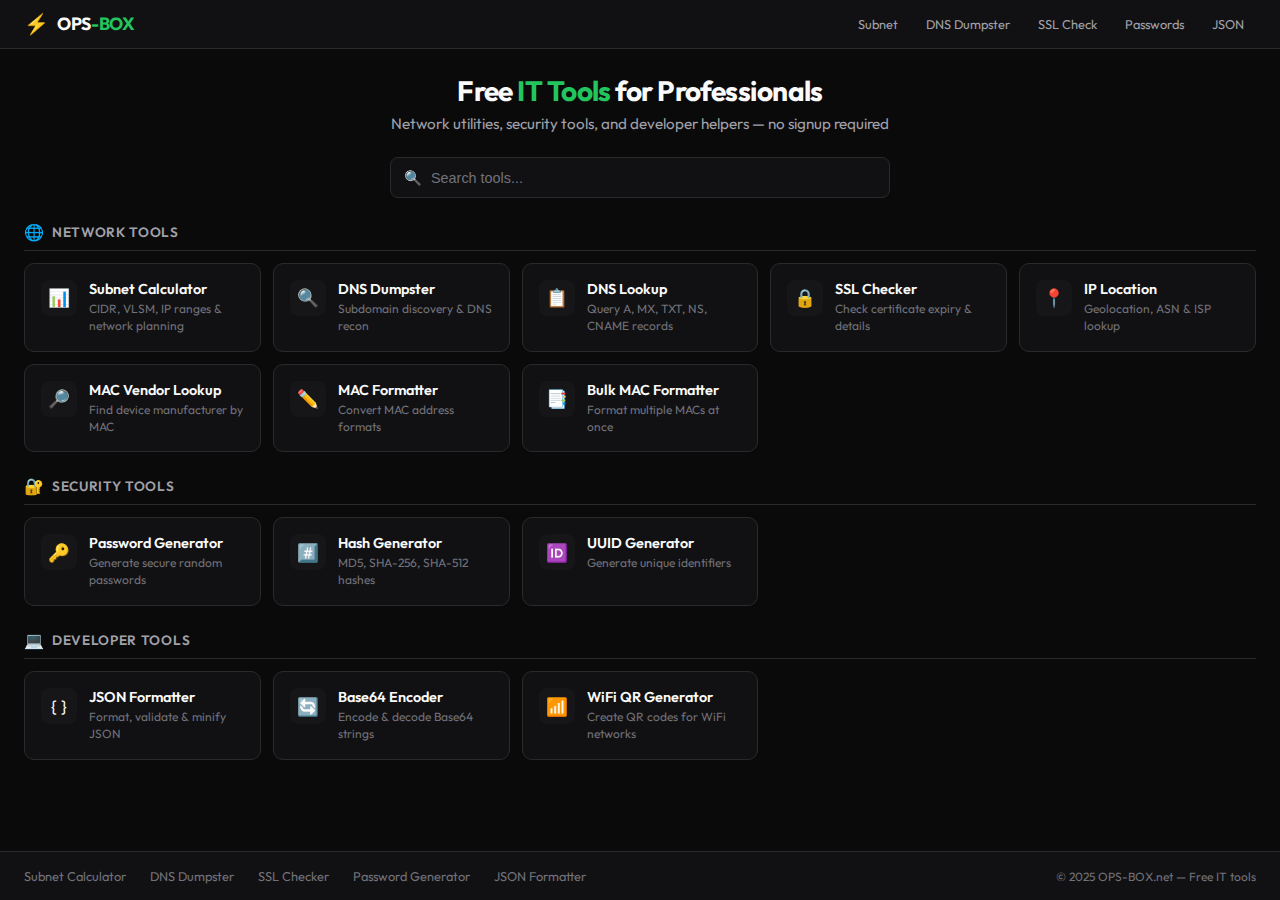
<file: index.html>
<!DOCTYPE html>
<html lang="en">
<head>
    <meta charset="UTF-8">
    <meta name="viewport" content="width=device-width, initial-scale=1.0">
    <title>OPS-BOX — Free IT Tools for Network Engineers & Developers</title>
    <meta name="description" content="Free online IT utilities: Subnet Calculator, DNS Lookup, SSL Checker, Password Generator, MAC Lookup, and more. No signup required.">
    <meta name="keywords" content="IT tools, network tools, subnet calculator, DNS lookup, SSL checker, password generator, MAC address lookup, developer tools">
    <meta name="robots" content="index, follow">
    <link rel="canonical" href="https://ops-box.net/">
    
    <meta property="og:title" content="OPS-BOX — Free IT Tools">
    <meta property="og:description" content="Free online IT utilities for network engineers and developers.">
    <meta property="og:type" content="website">
    <meta property="og:url" content="https://ops-box.net/">
    
    <link rel="preconnect" href="https://fonts.googleapis.com">
    <link rel="preconnect" href="https://fonts.gstatic.com" crossorigin>
    <link href="https://fonts.googleapis.com/css2?family=JetBrains+Mono:wght@400;500;600&family=Outfit:wght@300;400;500;600;700&display=swap" rel="stylesheet">
    
    <style>
        :root {
            --bg-primary: #0a0a0b;
            --bg-secondary: #111113;
            --bg-card: #161618;
            --bg-hover: #1c1c1f;
            --border: #2a2a2d;
            --accent: #22c55e;
            --accent-dim: #16a34a;
            --text-primary: #fafafa;
            --text-secondary: #a1a1aa;
            --text-muted: #71717a;
        }
        
        * { margin: 0; padding: 0; box-sizing: border-box; }
        
        body {
            font-family: 'Outfit', -apple-system, BlinkMacSystemFont, sans-serif;
            background: var(--bg-primary);
            color: var(--text-primary);
            min-height: 100vh;
            display: flex;
            flex-direction: column;
        }
        
        /* Compact Header */
        header {
            background: var(--bg-secondary);
            border-bottom: 1px solid var(--border);
            padding: 0.6rem 1.5rem;
            position: sticky;
            top: 0;
            z-index: 100;
        }
        
        .header-content {
            max-width: 1400px;
            margin: 0 auto;
            display: flex;
            align-items: center;
            justify-content: space-between;
        }
        
        .logo {
            display: flex;
            align-items: center;
            gap: 0.5rem;
            text-decoration: none;
            color: var(--text-primary);
        }
        
        .logo-icon {
            font-size: 1.25rem;
        }
        
        .logo-text {
            font-size: 1.1rem;
            font-weight: 700;
            letter-spacing: -0.02em;
        }
        
        .logo-text span { color: var(--accent); }
        
        .header-nav {
            display: flex;
            gap: 0.25rem;
        }
        
        .header-nav a {
            color: var(--text-secondary);
            text-decoration: none;
            font-size: 0.8rem;
            padding: 0.4rem 0.75rem;
            border-radius: 6px;
            transition: all 0.2s;
        }
        
        .header-nav a:hover {
            color: var(--text-primary);
            background: var(--bg-card);
        }
        
        /* Main Content */
        main {
            flex: 1;
            max-width: 1400px;
            margin: 0 auto;
            padding: 1.5rem;
            width: 100%;
        }
        
        /* Hero - Compact */
        .hero {
            text-align: center;
            margin-bottom: 1.5rem;
        }
        
        .hero h1 {
            font-size: 1.75rem;
            font-weight: 700;
            margin-bottom: 0.4rem;
            letter-spacing: -0.02em;
        }
        
        .hero h1 span { color: var(--accent); }
        
        .hero p {
            color: var(--text-secondary);
            font-size: 0.95rem;
        }
        
        /* Search Bar */
        .search-container {
            max-width: 500px;
            margin: 1rem auto 1.5rem;
            position: relative;
        }
        
        .search-input {
            width: 100%;
            padding: 0.7rem 1rem 0.7rem 2.5rem;
            background: var(--bg-secondary);
            border: 1px solid var(--border);
            border-radius: 8px;
            color: var(--text-primary);
            font-size: 0.9rem;
            outline: none;
            transition: border-color 0.2s;
        }
        
        .search-input:focus {
            border-color: var(--accent);
        }
        
        .search-input::placeholder {
            color: var(--text-muted);
        }
        
        .search-icon {
            position: absolute;
            left: 0.85rem;
            top: 50%;
            transform: translateY(-50%);
            color: var(--text-muted);
            font-size: 0.9rem;
        }
        
        /* Category Sections */
        .category {
            margin-bottom: 1.5rem;
        }
        
        .category-header {
            display: flex;
            align-items: center;
            gap: 0.5rem;
            margin-bottom: 0.75rem;
            padding-bottom: 0.5rem;
            border-bottom: 1px solid var(--border);
        }
        
        .category-icon {
            font-size: 1rem;
        }
        
        .category-title {
            font-size: 0.85rem;
            font-weight: 600;
            text-transform: uppercase;
            letter-spacing: 0.05em;
            color: var(--text-secondary);
        }
        
        /* Tools Grid - Compact Cards */
        .tools-grid {
            display: grid;
            grid-template-columns: repeat(auto-fill, minmax(200px, 1fr));
            gap: 0.75rem;
        }
        
        .tool-card {
            background: var(--bg-secondary);
            border: 1px solid var(--border);
            border-radius: 10px;
            padding: 1rem;
            text-decoration: none;
            color: var(--text-primary);
            transition: all 0.2s ease;
            display: flex;
            align-items: flex-start;
            gap: 0.75rem;
        }
        
        .tool-card:hover {
            background: var(--bg-hover);
            border-color: var(--accent);
            transform: translateY(-2px);
        }
        
        .tool-icon {
            width: 36px;
            height: 36px;
            background: var(--bg-card);
            border-radius: 8px;
            display: flex;
            align-items: center;
            justify-content: center;
            font-size: 1.1rem;
            flex-shrink: 0;
        }
        
        .tool-card:hover .tool-icon {
            background: var(--accent);
        }
        
        .tool-info {
            flex: 1;
            min-width: 0;
        }
        
        .tool-name {
            font-size: 0.9rem;
            font-weight: 600;
            margin-bottom: 0.2rem;
            white-space: nowrap;
            overflow: hidden;
            text-overflow: ellipsis;
        }
        
        .tool-desc {
            font-size: 0.75rem;
            color: var(--text-muted);
            line-height: 1.4;
            display: -webkit-box;
            -webkit-line-clamp: 2;
            -webkit-box-orient: vertical;
            overflow: hidden;
        }
        
        /* Compact Footer */
        footer {
            background: var(--bg-secondary);
            border-top: 1px solid var(--border);
            padding: 1rem 1.5rem;
            margin-top: auto;
        }
        
        .footer-content {
            max-width: 1400px;
            margin: 0 auto;
            display: flex;
            justify-content: space-between;
            align-items: center;
            flex-wrap: wrap;
            gap: 1rem;
        }
        
        .footer-links {
            display: flex;
            gap: 1.5rem;
            flex-wrap: wrap;
        }
        
        .footer-links a {
            color: var(--text-muted);
            text-decoration: none;
            font-size: 0.8rem;
            transition: color 0.2s;
        }
        
        .footer-links a:hover {
            color: var(--accent);
        }
        
        .footer-copy {
            color: var(--text-muted);
            font-size: 0.75rem;
        }
        
        /* Responsive */
        @media (max-width: 768px) {
            .header-nav {
                display: none;
            }
            
            .hero h1 {
                font-size: 1.4rem;
            }
            
            .tools-grid {
                grid-template-columns: repeat(auto-fill, minmax(160px, 1fr));
            }
            
            .tool-card {
                padding: 0.75rem;
            }
            
            .tool-icon {
                width: 32px;
                height: 32px;
                font-size: 1rem;
            }
            
            .footer-content {
                flex-direction: column;
                text-align: center;
            }
        }
        
        /* Filter animation */
        .tool-card.hidden {
            display: none;
        }
    </style>
</head>
<body>
    <header>
        <div class="header-content">
            <a href="/" class="logo">
                <span class="logo-icon">⚡</span>
                <span class="logo-text">OPS<span>-BOX</span></span>
            </a>
            <nav class="header-nav">
                <a href="/tools/subnet-calculator.html">Subnet</a>
                <a href="/tools/dns-dumpster.html">DNS Dumpster</a>
                <a href="/tools/ssl-checker.html">SSL Check</a>
                <a href="/tools/password-generator.html">Passwords</a>
                <a href="/tools/json-formatter.html">JSON</a>
            </nav>
        </div>
    </header>

    <main>
        <section class="hero">
            <h1>Free <span>IT Tools</span> for Professionals</h1>
            <p>Network utilities, security tools, and developer helpers — no signup required</p>
        </section>
        
        <div class="search-container">
            <span class="search-icon">🔍</span>
            <input type="text" class="search-input" id="searchInput" placeholder="Search tools..." oninput="filterTools()">
        </div>
        
        <!-- Network Tools -->
        <section class="category">
            <div class="category-header">
                <span class="category-icon">🌐</span>
                <span class="category-title">Network Tools</span>
            </div>
            <div class="tools-grid">
                <a href="/tools/subnet-calculator.html" class="tool-card" data-keywords="subnet ip cidr vlsm network calculator">
                    <div class="tool-icon">📊</div>
                    <div class="tool-info">
                        <div class="tool-name">Subnet Calculator</div>
                        <div class="tool-desc">CIDR, VLSM, IP ranges & network planning</div>
                    </div>
                </a>
                <a href="/tools/dns-dumpster.html" class="tool-card" data-keywords="dns dumpster subdomain recon enumeration">
                    <div class="tool-icon">🔍</div>
                    <div class="tool-info">
                        <div class="tool-name">DNS Dumpster</div>
                        <div class="tool-desc">Subdomain discovery & DNS recon</div>
                    </div>
                </a>
                <a href="/tools/dns-lookup.html" class="tool-card" data-keywords="dns lookup mx txt ns a aaaa records">
                    <div class="tool-icon">📋</div>
                    <div class="tool-info">
                        <div class="tool-name">DNS Lookup</div>
                        <div class="tool-desc">Query A, MX, TXT, NS, CNAME records</div>
                    </div>
                </a>
                <a href="/tools/ssl-checker.html" class="tool-card" data-keywords="ssl tls certificate expiry https">
                    <div class="tool-icon">🔒</div>
                    <div class="tool-info">
                        <div class="tool-name">SSL Checker</div>
                        <div class="tool-desc">Check certificate expiry & details</div>
                    </div>
                </a>
                <a href="/tools/ip-location.html" class="tool-card" data-keywords="ip location geolocation asn isp">
                    <div class="tool-icon">📍</div>
                    <div class="tool-info">
                        <div class="tool-name">IP Location</div>
                        <div class="tool-desc">Geolocation, ASN & ISP lookup</div>
                    </div>
                </a>
                <a href="/tools/mac-vendor-lookup.html" class="tool-card" data-keywords="mac vendor oui manufacturer lookup">
                    <div class="tool-icon">🔎</div>
                    <div class="tool-info">
                        <div class="tool-name">MAC Vendor Lookup</div>
                        <div class="tool-desc">Find device manufacturer by MAC</div>
                    </div>
                </a>
                <a href="/tools/mac-address-formatter.html" class="tool-card" data-keywords="mac address format convert">
                    <div class="tool-icon">✏️</div>
                    <div class="tool-info">
                        <div class="tool-name">MAC Formatter</div>
                        <div class="tool-desc">Convert MAC address formats</div>
                    </div>
                </a>
                <a href="/tools/bulk-mac-formatter.html" class="tool-card" data-keywords="bulk mac format batch convert">
                    <div class="tool-icon">📑</div>
                    <div class="tool-info">
                        <div class="tool-name">Bulk MAC Formatter</div>
                        <div class="tool-desc">Format multiple MACs at once</div>
                    </div>
                </a>
            </div>
        </section>
        
        <!-- Security Tools -->
        <section class="category">
            <div class="category-header">
                <span class="category-icon">🔐</span>
                <span class="category-title">Security Tools</span>
            </div>
            <div class="tools-grid">
                <a href="/tools/password-generator.html" class="tool-card" data-keywords="password generator secure random">
                    <div class="tool-icon">🔑</div>
                    <div class="tool-info">
                        <div class="tool-name">Password Generator</div>
                        <div class="tool-desc">Generate secure random passwords</div>
                    </div>
                </a>
                <a href="/tools/hash-generator.html" class="tool-card" data-keywords="hash md5 sha256 sha512 checksum">
                    <div class="tool-icon">#️⃣</div>
                    <div class="tool-info">
                        <div class="tool-name">Hash Generator</div>
                        <div class="tool-desc">MD5, SHA-256, SHA-512 hashes</div>
                    </div>
                </a>
                <a href="/tools/uuid-generator.html" class="tool-card" data-keywords="uuid guid unique identifier">
                    <div class="tool-icon">🆔</div>
                    <div class="tool-info">
                        <div class="tool-name">UUID Generator</div>
                        <div class="tool-desc">Generate unique identifiers</div>
                    </div>
                </a>
            </div>
        </section>
        
        <!-- Developer Tools -->
        <section class="category">
            <div class="category-header">
                <span class="category-icon">💻</span>
                <span class="category-title">Developer Tools</span>
            </div>
            <div class="tools-grid">
                <a href="/tools/json-formatter.html" class="tool-card" data-keywords="json format beautify validate minify">
                    <div class="tool-icon">{ }</div>
                    <div class="tool-info">
                        <div class="tool-name">JSON Formatter</div>
                        <div class="tool-desc">Format, validate & minify JSON</div>
                    </div>
                </a>
                <a href="/tools/base64-encoder.html" class="tool-card" data-keywords="base64 encode decode convert">
                    <div class="tool-icon">🔄</div>
                    <div class="tool-info">
                        <div class="tool-name">Base64 Encoder</div>
                        <div class="tool-desc">Encode & decode Base64 strings</div>
                    </div>
                </a>
                <a href="/tools/wifi-qr-generator.html" class="tool-card" data-keywords="wifi qr code generator wireless">
                    <div class="tool-icon">📶</div>
                    <div class="tool-info">
                        <div class="tool-name">WiFi QR Generator</div>
                        <div class="tool-desc">Create QR codes for WiFi networks</div>
                    </div>
                </a>
            </div>
        </section>
    </main>

    <footer>
        <div class="footer-content">
            <div class="footer-links">
                <a href="/tools/subnet-calculator.html">Subnet Calculator</a>
                <a href="/tools/dns-dumpster.html">DNS Dumpster</a>
                <a href="/tools/ssl-checker.html">SSL Checker</a>
                <a href="/tools/password-generator.html">Password Generator</a>
                <a href="/tools/json-formatter.html">JSON Formatter</a>
            </div>
            <div class="footer-copy">© 2025 OPS-BOX.net — Free IT tools</div>
        </div>
    </footer>

    <script>
        function filterTools() {
            const query = document.getElementById('searchInput').value.toLowerCase().trim();
            const cards = document.querySelectorAll('.tool-card');
            
            cards.forEach(card => {
                const name = card.querySelector('.tool-name').textContent.toLowerCase();
                const desc = card.querySelector('.tool-desc').textContent.toLowerCase();
                const keywords = (card.dataset.keywords || '').toLowerCase();
                
                const match = name.includes(query) || desc.includes(query) || keywords.includes(query);
                card.classList.toggle('hidden', !match && query !== '');
            });
            
            // Hide empty categories
            document.querySelectorAll('.category').forEach(cat => {
                const visibleCards = cat.querySelectorAll('.tool-card:not(.hidden)').length;
                cat.style.display = visibleCards === 0 && query !== '' ? 'none' : 'block';
            });
        }
        
        // Keyboard shortcut: / to focus search
        document.addEventListener('keydown', e => {
            if (e.key === '/' && document.activeElement.tagName !== 'INPUT') {
                e.preventDefault();
                document.getElementById('searchInput').focus();
            }
        });
    </script>
</body>
</html>
</file>
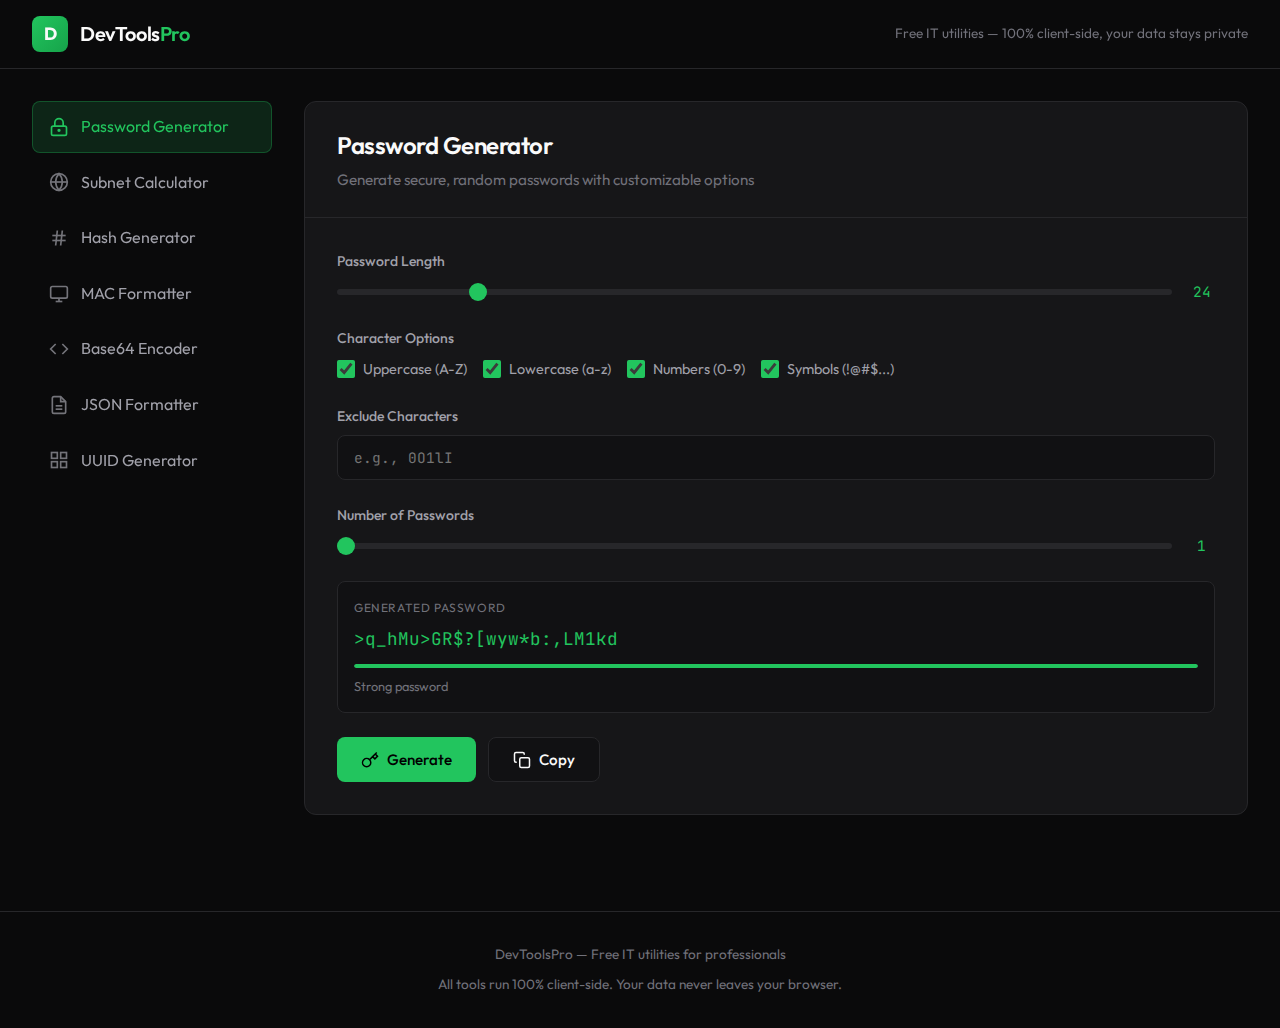
<file: it-tools.html>
<!DOCTYPE html>
<html lang="en">
<head>
    <meta charset="UTF-8">
    <meta name="viewport" content="width=device-width, initial-scale=1.0">
    <title>DevTools Pro — IT Utilities for Professionals</title>
    <meta name="description" content="Free online tools for IT professionals: password generator, subnet calculator, hash generator, JSON formatter, and more.">
    <link rel="preconnect" href="https://fonts.googleapis.com">
    <link rel="preconnect" href="https://fonts.gstatic.com" crossorigin>
    <link href="https://fonts.googleapis.com/css2?family=JetBrains+Mono:wght@400;500;600&family=Outfit:wght@300;400;500;600;700&display=swap" rel="stylesheet">
    <style>
        :root {
            --bg-primary: #0a0a0b;
            --bg-secondary: #111113;
            --bg-card: #161618;
            --bg-card-hover: #1a1a1d;
            --border: #27272a;
            --border-hover: #3f3f46;
            --text-primary: #fafafa;
            --text-secondary: #a1a1aa;
            --text-muted: #71717a;
            --accent: #22c55e;
            --accent-dim: #16a34a;
            --accent-glow: rgba(34, 197, 94, 0.15);
            --danger: #ef4444;
            --warning: #f59e0b;
            --info: #3b82f6;
        }

        * {
            margin: 0;
            padding: 0;
            box-sizing: border-box;
        }

        body {
            font-family: 'Outfit', -apple-system, sans-serif;
            background: var(--bg-primary);
            color: var(--text-primary);
            min-height: 100vh;
            line-height: 1.6;
        }

        /* Header */
        header {
            border-bottom: 1px solid var(--border);
            padding: 1rem 2rem;
            position: sticky;
            top: 0;
            background: rgba(10, 10, 11, 0.9);
            backdrop-filter: blur(12px);
            z-index: 100;
        }

        .header-content {
            max-width: 1400px;
            margin: 0 auto;
            display: flex;
            justify-content: space-between;
            align-items: center;
        }

        .logo {
            display: flex;
            align-items: center;
            gap: 0.75rem;
            text-decoration: none;
            color: var(--text-primary);
        }

        .logo-icon {
            width: 36px;
            height: 36px;
            background: linear-gradient(135deg, var(--accent) 0%, var(--accent-dim) 100%);
            border-radius: 8px;
            display: flex;
            align-items: center;
            justify-content: center;
            font-weight: 700;
            font-size: 1.1rem;
        }

        .logo-text {
            font-size: 1.25rem;
            font-weight: 600;
            letter-spacing: -0.02em;
        }

        .logo-text span {
            color: var(--accent);
        }

        .tagline {
            color: var(--text-muted);
            font-size: 0.85rem;
            display: none;
        }

        @media (min-width: 768px) {
            .tagline { display: block; }
        }

        /* Main Layout */
        main {
            max-width: 1400px;
            margin: 0 auto;
            padding: 2rem;
            display: grid;
            grid-template-columns: 240px 1fr;
            gap: 2rem;
        }

        @media (max-width: 900px) {
            main {
                grid-template-columns: 1fr;
                padding: 1rem;
            }
        }

        /* Sidebar Navigation */
        .sidebar {
            position: sticky;
            top: 80px;
            height: fit-content;
        }

        @media (max-width: 900px) {
            .sidebar {
                position: static;
                display: flex;
                gap: 0.5rem;
                overflow-x: auto;
                padding-bottom: 0.5rem;
            }
        }

        .nav-item {
            display: flex;
            align-items: center;
            gap: 0.75rem;
            padding: 0.75rem 1rem;
            border-radius: 8px;
            cursor: pointer;
            transition: all 0.2s ease;
            color: var(--text-secondary);
            border: 1px solid transparent;
            margin-bottom: 0.25rem;
            white-space: nowrap;
        }

        .nav-item:hover {
            background: var(--bg-card);
            color: var(--text-primary);
        }

        .nav-item.active {
            background: var(--accent-glow);
            color: var(--accent);
            border-color: rgba(34, 197, 94, 0.3);
        }

        .nav-icon {
            width: 20px;
            height: 20px;
            opacity: 0.7;
        }

        .nav-item.active .nav-icon {
            opacity: 1;
        }

        /* Tool Container */
        .tool-container {
            background: var(--bg-card);
            border: 1px solid var(--border);
            border-radius: 12px;
            overflow: hidden;
        }

        .tool-header {
            padding: 1.5rem 2rem;
            border-bottom: 1px solid var(--border);
        }

        .tool-title {
            font-size: 1.5rem;
            font-weight: 600;
            letter-spacing: -0.02em;
            margin-bottom: 0.25rem;
        }

        .tool-description {
            color: var(--text-muted);
            font-size: 0.95rem;
        }

        .tool-content {
            padding: 2rem;
        }

        .tool-section {
            display: none;
        }

        .tool-section.active {
            display: block;
            animation: fadeIn 0.3s ease;
        }

        @keyframes fadeIn {
            from { opacity: 0; transform: translateY(8px); }
            to { opacity: 1; transform: translateY(0); }
        }

        /* Form Elements */
        .form-group {
            margin-bottom: 1.5rem;
        }

        .form-label {
            display: block;
            font-size: 0.875rem;
            font-weight: 500;
            color: var(--text-secondary);
            margin-bottom: 0.5rem;
        }

        .form-input, .form-textarea, .form-select {
            width: 100%;
            padding: 0.75rem 1rem;
            background: var(--bg-secondary);
            border: 1px solid var(--border);
            border-radius: 8px;
            color: var(--text-primary);
            font-family: 'JetBrains Mono', monospace;
            font-size: 0.9rem;
            transition: all 0.2s ease;
        }

        .form-input:focus, .form-textarea:focus, .form-select:focus {
            outline: none;
            border-color: var(--accent);
            box-shadow: 0 0 0 3px var(--accent-glow);
        }

        .form-textarea {
            min-height: 150px;
            resize: vertical;
        }

        .form-row {
            display: grid;
            grid-template-columns: repeat(auto-fit, minmax(150px, 1fr));
            gap: 1rem;
        }

        /* Checkbox & Range */
        .checkbox-group {
            display: flex;
            flex-wrap: wrap;
            gap: 1rem;
        }

        .checkbox-label {
            display: flex;
            align-items: center;
            gap: 0.5rem;
            cursor: pointer;
            color: var(--text-secondary);
            font-size: 0.9rem;
        }

        .checkbox-label input[type="checkbox"] {
            width: 18px;
            height: 18px;
            accent-color: var(--accent);
            cursor: pointer;
        }

        .range-container {
            display: flex;
            align-items: center;
            gap: 1rem;
        }

        .range-input {
            flex: 1;
            height: 6px;
            appearance: none;
            background: var(--border);
            border-radius: 3px;
            cursor: pointer;
        }

        .range-input::-webkit-slider-thumb {
            appearance: none;
            width: 18px;
            height: 18px;
            background: var(--accent);
            border-radius: 50%;
            cursor: pointer;
            transition: transform 0.2s ease;
        }

        .range-input::-webkit-slider-thumb:hover {
            transform: scale(1.15);
        }

        .range-value {
            font-family: 'JetBrains Mono', monospace;
            font-size: 0.9rem;
            color: var(--accent);
            min-width: 3ch;
            text-align: center;
        }

        /* Output Box */
        .output-box {
            background: var(--bg-secondary);
            border: 1px solid var(--border);
            border-radius: 8px;
            padding: 1rem;
            margin-top: 1rem;
            position: relative;
        }

        .output-label {
            font-size: 0.75rem;
            text-transform: uppercase;
            letter-spacing: 0.05em;
            color: var(--text-muted);
            margin-bottom: 0.5rem;
        }

        .output-value {
            font-family: 'JetBrains Mono', monospace;
            font-size: 1.1rem;
            word-break: break-all;
            color: var(--accent);
            line-height: 1.5;
        }

        .output-value.text-white {
            color: var(--text-primary);
        }

        /* Buttons */
        .btn {
            display: inline-flex;
            align-items: center;
            justify-content: center;
            gap: 0.5rem;
            padding: 0.75rem 1.5rem;
            border-radius: 8px;
            font-family: 'Outfit', sans-serif;
            font-size: 0.95rem;
            font-weight: 500;
            cursor: pointer;
            transition: all 0.2s ease;
            border: none;
        }

        .btn-primary {
            background: var(--accent);
            color: #000;
        }

        .btn-primary:hover {
            background: var(--accent-dim);
            transform: translateY(-1px);
        }

        .btn-secondary {
            background: var(--bg-secondary);
            color: var(--text-primary);
            border: 1px solid var(--border);
        }

        .btn-secondary:hover {
            background: var(--bg-card-hover);
            border-color: var(--border-hover);
        }

        .btn-group {
            display: flex;
            gap: 0.75rem;
            margin-top: 1.5rem;
            flex-wrap: wrap;
        }

        .btn-icon {
            width: 18px;
            height: 18px;
        }

        /* Password Strength */
        .strength-bar {
            height: 4px;
            background: var(--border);
            border-radius: 2px;
            margin-top: 0.75rem;
            overflow: hidden;
        }

        .strength-fill {
            height: 100%;
            border-radius: 2px;
            transition: all 0.3s ease;
        }

        .strength-text {
            font-size: 0.8rem;
            margin-top: 0.5rem;
            color: var(--text-muted);
        }

        /* Subnet Results */
        .subnet-results {
            display: grid;
            grid-template-columns: repeat(auto-fit, minmax(200px, 1fr));
            gap: 1rem;
            margin-top: 1.5rem;
        }

        .subnet-card {
            background: var(--bg-secondary);
            border: 1px solid var(--border);
            border-radius: 8px;
            padding: 1rem;
        }

        .subnet-card-label {
            font-size: 0.75rem;
            text-transform: uppercase;
            letter-spacing: 0.05em;
            color: var(--text-muted);
            margin-bottom: 0.25rem;
        }

        .subnet-card-value {
            font-family: 'JetBrains Mono', monospace;
            font-size: 0.95rem;
            color: var(--text-primary);
        }

        /* Hash Results */
        .hash-results {
            margin-top: 1.5rem;
        }

        .hash-item {
            background: var(--bg-secondary);
            border: 1px solid var(--border);
            border-radius: 8px;
            padding: 1rem;
            margin-bottom: 0.75rem;
        }

        .hash-type {
            font-size: 0.75rem;
            text-transform: uppercase;
            letter-spacing: 0.05em;
            color: var(--accent);
            margin-bottom: 0.25rem;
            display: flex;
            justify-content: space-between;
            align-items: center;
        }

        .hash-value {
            font-family: 'JetBrains Mono', monospace;
            font-size: 0.85rem;
            color: var(--text-primary);
            word-break: break-all;
        }

        .copy-btn {
            background: none;
            border: none;
            color: var(--text-muted);
            cursor: pointer;
            padding: 0.25rem;
            border-radius: 4px;
            transition: all 0.2s ease;
        }

        .copy-btn:hover {
            color: var(--accent);
            background: var(--accent-glow);
        }

        /* Toast Notification */
        .toast {
            position: fixed;
            bottom: 2rem;
            right: 2rem;
            background: var(--bg-card);
            border: 1px solid var(--accent);
            color: var(--text-primary);
            padding: 1rem 1.5rem;
            border-radius: 8px;
            font-size: 0.9rem;
            opacity: 0;
            transform: translateY(20px);
            transition: all 0.3s ease;
            z-index: 1000;
            box-shadow: 0 4px 20px rgba(0, 0, 0, 0.3);
        }

        .toast.show {
            opacity: 1;
            transform: translateY(0);
        }

        /* Footer */
        footer {
            border-top: 1px solid var(--border);
            padding: 2rem;
            text-align: center;
            color: var(--text-muted);
            font-size: 0.85rem;
            margin-top: 4rem;
        }

        footer a {
            color: var(--accent);
            text-decoration: none;
        }

        footer a:hover {
            text-decoration: underline;
        }

        /* Scrollbar */
        ::-webkit-scrollbar {
            width: 8px;
            height: 8px;
        }

        ::-webkit-scrollbar-track {
            background: var(--bg-secondary);
        }

        ::-webkit-scrollbar-thumb {
            background: var(--border);
            border-radius: 4px;
        }

        ::-webkit-scrollbar-thumb:hover {
            background: var(--border-hover);
        }

        /* MAC Formatter specific */
        .format-options {
            display: grid;
            grid-template-columns: repeat(auto-fit, minmax(120px, 1fr));
            gap: 0.5rem;
            margin-top: 1rem;
        }

        .format-btn {
            padding: 0.5rem 0.75rem;
            background: var(--bg-secondary);
            border: 1px solid var(--border);
            border-radius: 6px;
            color: var(--text-secondary);
            font-family: 'JetBrains Mono', monospace;
            font-size: 0.8rem;
            cursor: pointer;
            transition: all 0.2s ease;
        }

        .format-btn:hover, .format-btn.active {
            background: var(--accent-glow);
            border-color: var(--accent);
            color: var(--accent);
        }

        /* Bulk output */
        .bulk-output {
            background: var(--bg-secondary);
            border: 1px solid var(--border);
            border-radius: 8px;
            padding: 1rem;
            margin-top: 1rem;
            max-height: 300px;
            overflow-y: auto;
        }

        .bulk-output pre {
            font-family: 'JetBrains Mono', monospace;
            font-size: 0.85rem;
            color: var(--text-primary);
            white-space: pre-wrap;
            word-break: break-all;
        }
    </style>
</head>
<body>
    <header>
        <div class="header-content">
            <a href="#" class="logo">
                <div class="logo-icon">D</div>
                <div class="logo-text">DevTools<span>Pro</span></div>
            </a>
            <div class="tagline">Free IT utilities — 100% client-side, your data stays private</div>
        </div>
    </header>

    <main>
        <nav class="sidebar">
            <div class="nav-item active" data-tool="password">
                <svg class="nav-icon" viewBox="0 0 24 24" fill="none" stroke="currentColor" stroke-width="2">
                    <rect x="3" y="11" width="18" height="11" rx="2" ry="2"/>
                    <circle cx="12" cy="16" r="1"/>
                    <path d="M7 11V7a5 5 0 0 1 10 0v4"/>
                </svg>
                Password Generator
            </div>
            <div class="nav-item" data-tool="subnet">
                <svg class="nav-icon" viewBox="0 0 24 24" fill="none" stroke="currentColor" stroke-width="2">
                    <circle cx="12" cy="12" r="10"/>
                    <line x1="2" y1="12" x2="22" y2="12"/>
                    <path d="M12 2a15.3 15.3 0 0 1 4 10 15.3 15.3 0 0 1-4 10 15.3 15.3 0 0 1-4-10 15.3 15.3 0 0 1 4-10z"/>
                </svg>
                Subnet Calculator
            </div>
            <div class="nav-item" data-tool="hash">
                <svg class="nav-icon" viewBox="0 0 24 24" fill="none" stroke="currentColor" stroke-width="2">
                    <line x1="4" y1="9" x2="20" y2="9"/>
                    <line x1="4" y1="15" x2="20" y2="15"/>
                    <line x1="10" y1="3" x2="8" y2="21"/>
                    <line x1="16" y1="3" x2="14" y2="21"/>
                </svg>
                Hash Generator
            </div>
            <div class="nav-item" data-tool="mac">
                <svg class="nav-icon" viewBox="0 0 24 24" fill="none" stroke="currentColor" stroke-width="2">
                    <rect x="2" y="3" width="20" height="14" rx="2" ry="2"/>
                    <line x1="8" y1="21" x2="16" y2="21"/>
                    <line x1="12" y1="17" x2="12" y2="21"/>
                </svg>
                MAC Formatter
            </div>
            <div class="nav-item" data-tool="base64">
                <svg class="nav-icon" viewBox="0 0 24 24" fill="none" stroke="currentColor" stroke-width="2">
                    <polyline points="16 18 22 12 16 6"/>
                    <polyline points="8 6 2 12 8 18"/>
                </svg>
                Base64 Encoder
            </div>
            <div class="nav-item" data-tool="json">
                <svg class="nav-icon" viewBox="0 0 24 24" fill="none" stroke="currentColor" stroke-width="2">
                    <path d="M14 2H6a2 2 0 0 0-2 2v16a2 2 0 0 0 2 2h12a2 2 0 0 0 2-2V8z"/>
                    <polyline points="14 2 14 8 20 8"/>
                    <line x1="16" y1="13" x2="8" y2="13"/>
                    <line x1="16" y1="17" x2="8" y2="17"/>
                </svg>
                JSON Formatter
            </div>
            <div class="nav-item" data-tool="uuid">
                <svg class="nav-icon" viewBox="0 0 24 24" fill="none" stroke="currentColor" stroke-width="2">
                    <rect x="3" y="3" width="7" height="7"/>
                    <rect x="14" y="3" width="7" height="7"/>
                    <rect x="14" y="14" width="7" height="7"/>
                    <rect x="3" y="14" width="7" height="7"/>
                </svg>
                UUID Generator
            </div>
        </nav>

        <div class="tool-container">
            <!-- Password Generator -->
            <section class="tool-section active" id="password">
                <div class="tool-header">
                    <h1 class="tool-title">Password Generator</h1>
                    <p class="tool-description">Generate secure, random passwords with customizable options</p>
                </div>
                <div class="tool-content">
                    <div class="form-group">
                        <label class="form-label">Password Length</label>
                        <div class="range-container">
                            <input type="range" class="range-input" id="pwdLength" min="4" max="128" value="24">
                            <span class="range-value" id="pwdLengthValue">24</span>
                        </div>
                    </div>
                    <div class="form-group">
                        <label class="form-label">Character Options</label>
                        <div class="checkbox-group">
                            <label class="checkbox-label">
                                <input type="checkbox" id="pwdUpper" checked> Uppercase (A-Z)
                            </label>
                            <label class="checkbox-label">
                                <input type="checkbox" id="pwdLower" checked> Lowercase (a-z)
                            </label>
                            <label class="checkbox-label">
                                <input type="checkbox" id="pwdNumbers" checked> Numbers (0-9)
                            </label>
                            <label class="checkbox-label">
                                <input type="checkbox" id="pwdSymbols" checked> Symbols (!@#$...)
                            </label>
                        </div>
                    </div>
                    <div class="form-group">
                        <label class="form-label">Exclude Characters</label>
                        <input type="text" class="form-input" id="pwdExclude" placeholder="e.g., 0O1lI">
                    </div>
                    <div class="form-group">
                        <label class="form-label">Number of Passwords</label>
                        <div class="range-container">
                            <input type="range" class="range-input" id="pwdCount" min="1" max="50" value="1">
                            <span class="range-value" id="pwdCountValue">1</span>
                        </div>
                    </div>
                    <div class="output-box" id="pwdOutput">
                        <div class="output-label">Generated Password</div>
                        <div class="output-value" id="pwdResult">Click generate to create password</div>
                        <div class="strength-bar"><div class="strength-fill" id="pwdStrength"></div></div>
                        <div class="strength-text" id="pwdStrengthText"></div>
                    </div>
                    <div class="btn-group">
                        <button class="btn btn-primary" onclick="generatePassword()">
                            <svg class="btn-icon" viewBox="0 0 24 24" fill="none" stroke="currentColor" stroke-width="2">
                                <path d="M21 2l-2 2m-7.61 7.61a5.5 5.5 0 1 1-7.778 7.778 5.5 5.5 0 0 1 7.777-7.777zm0 0L15.5 7.5m0 0l3 3L22 7l-3-3m-3.5 3.5L19 4"/>
                            </svg>
                            Generate
                        </button>
                        <button class="btn btn-secondary" onclick="copyToClipboard('pwdResult')">
                            <svg class="btn-icon" viewBox="0 0 24 24" fill="none" stroke="currentColor" stroke-width="2">
                                <rect x="9" y="9" width="13" height="13" rx="2" ry="2"/>
                                <path d="M5 15H4a2 2 0 0 1-2-2V4a2 2 0 0 1 2-2h9a2 2 0 0 1 2 2v1"/>
                            </svg>
                            Copy
                        </button>
                    </div>
                </div>
            </section>

            <!-- Subnet Calculator -->
            <section class="tool-section" id="subnet">
                <div class="tool-header">
                    <h1 class="tool-title">Subnet Calculator</h1>
                    <p class="tool-description">Calculate network addresses, broadcast addresses, and host ranges</p>
                </div>
                <div class="tool-content">
                    <div class="form-row">
                        <div class="form-group">
                            <label class="form-label">IP Address</label>
                            <input type="text" class="form-input" id="subnetIP" placeholder="192.168.1.0">
                        </div>
                        <div class="form-group">
                            <label class="form-label">CIDR / Subnet Mask</label>
                            <input type="text" class="form-input" id="subnetMask" placeholder="/24 or 255.255.255.0">
                        </div>
                    </div>
                    <div class="btn-group">
                        <button class="btn btn-primary" onclick="calculateSubnet()">
                            <svg class="btn-icon" viewBox="0 0 24 24" fill="none" stroke="currentColor" stroke-width="2">
                                <circle cx="12" cy="12" r="10"/>
                                <path d="M12 6v6l4 2"/>
                            </svg>
                            Calculate
                        </button>
                    </div>
                    <div class="subnet-results" id="subnetResults" style="display: none;">
                        <div class="subnet-card">
                            <div class="subnet-card-label">Network Address</div>
                            <div class="subnet-card-value" id="netAddress">—</div>
                        </div>
                        <div class="subnet-card">
                            <div class="subnet-card-label">Broadcast Address</div>
                            <div class="subnet-card-value" id="broadcastAddress">—</div>
                        </div>
                        <div class="subnet-card">
                            <div class="subnet-card-label">First Host</div>
                            <div class="subnet-card-value" id="firstHost">—</div>
                        </div>
                        <div class="subnet-card">
                            <div class="subnet-card-label">Last Host</div>
                            <div class="subnet-card-value" id="lastHost">—</div>
                        </div>
                        <div class="subnet-card">
                            <div class="subnet-card-label">Total Hosts</div>
                            <div class="subnet-card-value" id="totalHosts">—</div>
                        </div>
                        <div class="subnet-card">
                            <div class="subnet-card-label">Usable Hosts</div>
                            <div class="subnet-card-value" id="usableHosts">—</div>
                        </div>
                        <div class="subnet-card">
                            <div class="subnet-card-label">Subnet Mask</div>
                            <div class="subnet-card-value" id="subnetMaskResult">—</div>
                        </div>
                        <div class="subnet-card">
                            <div class="subnet-card-label">Wildcard Mask</div>
                            <div class="subnet-card-value" id="wildcardMask">—</div>
                        </div>
                        <div class="subnet-card">
                            <div class="subnet-card-label">IP Class</div>
                            <div class="subnet-card-value" id="ipClass">—</div>
                        </div>
                        <div class="subnet-card">
                            <div class="subnet-card-label">CIDR Notation</div>
                            <div class="subnet-card-value" id="cidrNotation">—</div>
                        </div>
                        <div class="subnet-card">
                            <div class="subnet-card-label">Binary Mask</div>
                            <div class="subnet-card-value" id="binaryMask" style="font-size: 0.75rem;">—</div>
                        </div>
                        <div class="subnet-card">
                            <div class="subnet-card-label">IP Type</div>
                            <div class="subnet-card-value" id="ipType">—</div>
                        </div>
                    </div>
                </div>
            </section>

            <!-- Hash Generator -->
            <section class="tool-section" id="hash">
                <div class="tool-header">
                    <h1 class="tool-title">Hash Generator</h1>
                    <p class="tool-description">Generate MD5, SHA-1, SHA-256, and SHA-512 hashes</p>
                </div>
                <div class="tool-content">
                    <div class="form-group">
                        <label class="form-label">Input Text</label>
                        <textarea class="form-textarea" id="hashInput" placeholder="Enter text to hash..."></textarea>
                    </div>
                    <div class="btn-group">
                        <button class="btn btn-primary" onclick="generateHashes()">
                            <svg class="btn-icon" viewBox="0 0 24 24" fill="none" stroke="currentColor" stroke-width="2">
                                <line x1="4" y1="9" x2="20" y2="9"/>
                                <line x1="4" y1="15" x2="20" y2="15"/>
                                <line x1="10" y1="3" x2="8" y2="21"/>
                                <line x1="16" y1="3" x2="14" y2="21"/>
                            </svg>
                            Generate Hashes
                        </button>
                    </div>
                    <div class="hash-results" id="hashResults"></div>
                </div>
            </section>

            <!-- MAC Formatter -->
            <section class="tool-section" id="mac">
                <div class="tool-header">
                    <h1 class="tool-title">MAC Address Formatter</h1>
                    <p class="tool-description">Convert MAC addresses between different formats</p>
                </div>
                <div class="tool-content">
                    <div class="form-group">
                        <label class="form-label">MAC Address</label>
                        <input type="text" class="form-input" id="macInput" placeholder="AA:BB:CC:DD:EE:FF or AABBCCDDEEFF">
                    </div>
                    <div class="form-group">
                        <label class="form-label">Output Formats</label>
                        <div class="format-options" id="macFormats"></div>
                    </div>
                    <div class="btn-group">
                        <button class="btn btn-primary" onclick="formatMAC()">
                            <svg class="btn-icon" viewBox="0 0 24 24" fill="none" stroke="currentColor" stroke-width="2">
                                <path d="M21 2l-2 2m-7.61 7.61a5.5 5.5 0 1 1-7.778 7.778 5.5 5.5 0 0 1 7.777-7.777zm0 0L15.5 7.5m0 0l3 3L22 7l-3-3m-3.5 3.5L19 4"/>
                            </svg>
                            Format
                        </button>
                    </div>
                </div>
            </section>

            <!-- Base64 Encoder -->
            <section class="tool-section" id="base64">
                <div class="tool-header">
                    <h1 class="tool-title">Base64 Encoder/Decoder</h1>
                    <p class="tool-description">Encode and decode Base64 strings</p>
                </div>
                <div class="tool-content">
                    <div class="form-group">
                        <label class="form-label">Input</label>
                        <textarea class="form-textarea" id="base64Input" placeholder="Enter text to encode or decode..."></textarea>
                    </div>
                    <div class="btn-group">
                        <button class="btn btn-primary" onclick="base64Encode()">
                            <svg class="btn-icon" viewBox="0 0 24 24" fill="none" stroke="currentColor" stroke-width="2">
                                <polyline points="16 18 22 12 16 6"/>
                                <polyline points="8 6 2 12 8 18"/>
                            </svg>
                            Encode
                        </button>
                        <button class="btn btn-secondary" onclick="base64Decode()">
                            <svg class="btn-icon" viewBox="0 0 24 24" fill="none" stroke="currentColor" stroke-width="2">
                                <polyline points="8 18 2 12 8 6"/>
                                <polyline points="16 6 22 12 16 18"/>
                            </svg>
                            Decode
                        </button>
                    </div>
                    <div class="output-box">
                        <div class="output-label">Result</div>
                        <div class="output-value text-white" id="base64Result">—</div>
                    </div>
                    <div class="btn-group">
                        <button class="btn btn-secondary" onclick="copyToClipboard('base64Result')">
                            <svg class="btn-icon" viewBox="0 0 24 24" fill="none" stroke="currentColor" stroke-width="2">
                                <rect x="9" y="9" width="13" height="13" rx="2" ry="2"/>
                                <path d="M5 15H4a2 2 0 0 1-2-2V4a2 2 0 0 1 2-2h9a2 2 0 0 1 2 2v1"/>
                            </svg>
                            Copy Result
                        </button>
                    </div>
                </div>
            </section>

            <!-- JSON Formatter -->
            <section class="tool-section" id="json">
                <div class="tool-header">
                    <h1 class="tool-title">JSON Formatter & Validator</h1>
                    <p class="tool-description">Format, validate, and minify JSON data</p>
                </div>
                <div class="tool-content">
                    <div class="form-group">
                        <label class="form-label">JSON Input</label>
                        <textarea class="form-textarea" id="jsonInput" placeholder='{"key": "value"}'></textarea>
                    </div>
                    <div class="btn-group">
                        <button class="btn btn-primary" onclick="formatJSON()">
                            <svg class="btn-icon" viewBox="0 0 24 24" fill="none" stroke="currentColor" stroke-width="2">
                                <path d="M14 2H6a2 2 0 0 0-2 2v16a2 2 0 0 0 2 2h12a2 2 0 0 0 2-2V8z"/>
                                <polyline points="14 2 14 8 20 8"/>
                            </svg>
                            Format
                        </button>
                        <button class="btn btn-secondary" onclick="minifyJSON()">Minify</button>
                        <button class="btn btn-secondary" onclick="validateJSON()">Validate</button>
                    </div>
                    <div class="output-box">
                        <div class="output-label">Result</div>
                        <pre class="output-value text-white" id="jsonResult" style="white-space: pre-wrap;">—</pre>
                    </div>
                    <div class="btn-group">
                        <button class="btn btn-secondary" onclick="copyToClipboard('jsonResult')">
                            <svg class="btn-icon" viewBox="0 0 24 24" fill="none" stroke="currentColor" stroke-width="2">
                                <rect x="9" y="9" width="13" height="13" rx="2" ry="2"/>
                                <path d="M5 15H4a2 2 0 0 1-2-2V4a2 2 0 0 1 2-2h9a2 2 0 0 1 2 2v1"/>
                            </svg>
                            Copy Result
                        </button>
                    </div>
                </div>
            </section>

            <!-- UUID Generator -->
            <section class="tool-section" id="uuid">
                <div class="tool-header">
                    <h1 class="tool-title">UUID Generator</h1>
                    <p class="tool-description">Generate random UUIDs (v4) for your applications</p>
                </div>
                <div class="tool-content">
                    <div class="form-group">
                        <label class="form-label">Number of UUIDs</label>
                        <div class="range-container">
                            <input type="range" class="range-input" id="uuidCount" min="1" max="100" value="1">
                            <span class="range-value" id="uuidCountValue">1</span>
                        </div>
                    </div>
                    <div class="form-group">
                        <label class="form-label">Format</label>
                        <div class="checkbox-group">
                            <label class="checkbox-label">
                                <input type="checkbox" id="uuidUppercase"> Uppercase
                            </label>
                            <label class="checkbox-label">
                                <input type="checkbox" id="uuidNoDashes"> No dashes
                            </label>
                            <label class="checkbox-label">
                                <input type="checkbox" id="uuidBraces"> With braces
                            </label>
                        </div>
                    </div>
                    <div class="btn-group">
                        <button class="btn btn-primary" onclick="generateUUIDs()">
                            <svg class="btn-icon" viewBox="0 0 24 24" fill="none" stroke="currentColor" stroke-width="2">
                                <rect x="3" y="3" width="7" height="7"/>
                                <rect x="14" y="3" width="7" height="7"/>
                                <rect x="14" y="14" width="7" height="7"/>
                                <rect x="3" y="14" width="7" height="7"/>
                            </svg>
                            Generate
                        </button>
                        <button class="btn btn-secondary" onclick="copyToClipboard('uuidResult')">
                            <svg class="btn-icon" viewBox="0 0 24 24" fill="none" stroke="currentColor" stroke-width="2">
                                <rect x="9" y="9" width="13" height="13" rx="2" ry="2"/>
                                <path d="M5 15H4a2 2 0 0 1-2-2V4a2 2 0 0 1 2-2h9a2 2 0 0 1 2 2v1"/>
                            </svg>
                            Copy
                        </button>
                    </div>
                    <div class="bulk-output">
                        <pre id="uuidResult">Click generate to create UUIDs</pre>
                    </div>
                </div>
            </section>
        </div>
    </main>

    <footer>
        <p>DevToolsPro — Free IT utilities for professionals</p>
        <p style="margin-top: 0.5rem;">All tools run 100% client-side. Your data never leaves your browser.</p>
    </footer>

    <div class="toast" id="toast">Copied to clipboard!</div>

    <script>
        // Navigation
        document.querySelectorAll('.nav-item').forEach(item => {
            item.addEventListener('click', () => {
                document.querySelectorAll('.nav-item').forEach(i => i.classList.remove('active'));
                document.querySelectorAll('.tool-section').forEach(s => s.classList.remove('active'));
                item.classList.add('active');
                document.getElementById(item.dataset.tool).classList.add('active');
            });
        });

        // Range sliders
        document.getElementById('pwdLength').addEventListener('input', function() {
            document.getElementById('pwdLengthValue').textContent = this.value;
        });
        document.getElementById('pwdCount').addEventListener('input', function() {
            document.getElementById('pwdCountValue').textContent = this.value;
        });
        document.getElementById('uuidCount').addEventListener('input', function() {
            document.getElementById('uuidCountValue').textContent = this.value;
        });

        // Toast notification
        function showToast(message = 'Copied to clipboard!') {
            const toast = document.getElementById('toast');
            toast.textContent = message;
            toast.classList.add('show');
            setTimeout(() => toast.classList.remove('show'), 2000);
        }

        // Copy to clipboard
        function copyToClipboard(elementId) {
            const el = document.getElementById(elementId);
            const text = el.innerText || el.textContent;
            navigator.clipboard.writeText(text).then(() => showToast());
        }

        // Password Generator
        function generatePassword() {
            const length = parseInt(document.getElementById('pwdLength').value);
            const count = parseInt(document.getElementById('pwdCount').value);
            const useUpper = document.getElementById('pwdUpper').checked;
            const useLower = document.getElementById('pwdLower').checked;
            const useNumbers = document.getElementById('pwdNumbers').checked;
            const useSymbols = document.getElementById('pwdSymbols').checked;
            const exclude = document.getElementById('pwdExclude').value;

            let chars = '';
            if (useUpper) chars += 'ABCDEFGHIJKLMNOPQRSTUVWXYZ';
            if (useLower) chars += 'abcdefghijklmnopqrstuvwxyz';
            if (useNumbers) chars += '0123456789';
            if (useSymbols) chars += '!@#$%^&*()_+-=[]{}|;:,.<>?';

            // Remove excluded characters
            for (const c of exclude) {
                chars = chars.replace(new RegExp(c.replace(/[.*+?^${}()|[\]\\]/g, '\\$&'), 'g'), '');
            }

            if (!chars) {
                document.getElementById('pwdResult').textContent = 'Please select at least one character type';
                return;
            }

            const passwords = [];
            const array = new Uint32Array(length * count);
            crypto.getRandomValues(array);

            for (let i = 0; i < count; i++) {
                let pwd = '';
                for (let j = 0; j < length; j++) {
                    pwd += chars[array[i * length + j] % chars.length];
                }
                passwords.push(pwd);
            }

            const result = passwords.join('\n');
            document.getElementById('pwdResult').textContent = result;

            // Calculate strength for first password
            const pwd = passwords[0];
            let strength = 0;
            if (pwd.length >= 8) strength += 25;
            if (pwd.length >= 16) strength += 15;
            if (pwd.length >= 24) strength += 10;
            if (/[a-z]/.test(pwd)) strength += 10;
            if (/[A-Z]/.test(pwd)) strength += 10;
            if (/[0-9]/.test(pwd)) strength += 10;
            if (/[^a-zA-Z0-9]/.test(pwd)) strength += 20;

            const strengthFill = document.getElementById('pwdStrength');
            const strengthText = document.getElementById('pwdStrengthText');
            strengthFill.style.width = Math.min(strength, 100) + '%';

            if (strength < 40) {
                strengthFill.style.background = 'var(--danger)';
                strengthText.textContent = 'Weak password';
            } else if (strength < 70) {
                strengthFill.style.background = 'var(--warning)';
                strengthText.textContent = 'Moderate password';
            } else {
                strengthFill.style.background = 'var(--accent)';
                strengthText.textContent = 'Strong password';
            }
        }

        // Subnet Calculator
        function calculateSubnet() {
            const ipInput = document.getElementById('subnetIP').value.trim();
            let maskInput = document.getElementById('subnetMask').value.trim();

            if (!ipInput) {
                alert('Please enter an IP address');
                return;
            }

            const ipParts = ipInput.split('.').map(Number);
            if (ipParts.length !== 4 || ipParts.some(p => isNaN(p) || p < 0 || p > 255)) {
                alert('Invalid IP address');
                return;
            }

            let cidr;
            if (maskInput.startsWith('/')) {
                cidr = parseInt(maskInput.substring(1));
            } else if (maskInput.includes('.')) {
                const maskParts = maskInput.split('.').map(Number);
                const maskBinary = maskParts.map(p => p.toString(2).padStart(8, '0')).join('');
                cidr = (maskBinary.match(/1/g) || []).length;
            } else {
                cidr = parseInt(maskInput) || 24;
            }

            if (cidr < 0 || cidr > 32) {
                alert('Invalid CIDR (must be 0-32)');
                return;
            }

            const ip = (ipParts[0] << 24) + (ipParts[1] << 16) + (ipParts[2] << 8) + ipParts[3];
            const mask = cidr === 0 ? 0 : (~0 << (32 - cidr)) >>> 0;
            const network = (ip & mask) >>> 0;
            const broadcast = (network | (~mask >>> 0)) >>> 0;

            const toIP = n => [(n >>> 24) & 255, (n >>> 16) & 255, (n >>> 8) & 255, n & 255].join('.');
            const toBinary = n => [(n >>> 24) & 255, (n >>> 16) & 255, (n >>> 8) & 255, n & 255]
                .map(p => p.toString(2).padStart(8, '0')).join('.');

            const totalHosts = Math.pow(2, 32 - cidr);
            const usableHosts = cidr >= 31 ? totalHosts : totalHosts - 2;

            document.getElementById('netAddress').textContent = toIP(network);
            document.getElementById('broadcastAddress').textContent = toIP(broadcast);
            document.getElementById('firstHost').textContent = cidr >= 31 ? toIP(network) : toIP(network + 1);
            document.getElementById('lastHost').textContent = cidr >= 31 ? toIP(broadcast) : toIP(broadcast - 1);
            document.getElementById('totalHosts').textContent = totalHosts.toLocaleString();
            document.getElementById('usableHosts').textContent = usableHosts.toLocaleString();
            document.getElementById('subnetMaskResult').textContent = toIP(mask);
            document.getElementById('wildcardMask').textContent = toIP((~mask >>> 0));
            document.getElementById('cidrNotation').textContent = '/' + cidr;
            document.getElementById('binaryMask').textContent = toBinary(mask);

            const firstOctet = ipParts[0];
            let ipClass = 'E';
            if (firstOctet < 128) ipClass = 'A';
            else if (firstOctet < 192) ipClass = 'B';
            else if (firstOctet < 224) ipClass = 'C';
            else if (firstOctet < 240) ipClass = 'D (Multicast)';
            document.getElementById('ipClass').textContent = 'Class ' + ipClass;

            let ipType = 'Public';
            if ((ipParts[0] === 10) ||
                (ipParts[0] === 172 && ipParts[1] >= 16 && ipParts[1] <= 31) ||
                (ipParts[0] === 192 && ipParts[1] === 168)) {
                ipType = 'Private (RFC 1918)';
            } else if (ipParts[0] === 127) {
                ipType = 'Loopback';
            } else if (ipParts[0] === 169 && ipParts[1] === 254) {
                ipType = 'Link-Local (APIPA)';
            }
            document.getElementById('ipType').textContent = ipType;

            document.getElementById('subnetResults').style.display = 'grid';
        }

        // Hash Generator
        async function generateHashes() {
            const input = document.getElementById('hashInput').value;
            if (!input) {
                alert('Please enter text to hash');
                return;
            }

            const encoder = new TextEncoder();
            const data = encoder.encode(input);

            const algorithms = ['MD5', 'SHA-1', 'SHA-256', 'SHA-512'];
            const results = document.getElementById('hashResults');
            results.innerHTML = '';

            for (const algo of algorithms) {
                let hash;
                if (algo === 'MD5') {
                    hash = md5(input);
                } else {
                    const hashBuffer = await crypto.subtle.digest(algo, data);
                    const hashArray = Array.from(new Uint8Array(hashBuffer));
                    hash = hashArray.map(b => b.toString(16).padStart(2, '0')).join('');
                }

                const item = document.createElement('div');
                item.className = 'hash-item';
                item.innerHTML = `
                    <div class="hash-type">
                        <span>${algo}</span>
                        <button class="copy-btn" onclick="navigator.clipboard.writeText('${hash}').then(() => showToast())">
                            <svg width="16" height="16" viewBox="0 0 24 24" fill="none" stroke="currentColor" stroke-width="2">
                                <rect x="9" y="9" width="13" height="13" rx="2" ry="2"/>
                                <path d="M5 15H4a2 2 0 0 1-2-2V4a2 2 0 0 1 2-2h9a2 2 0 0 1 2 2v1"/>
                            </svg>
                        </button>
                    </div>
                    <div class="hash-value">${hash}</div>
                `;
                results.appendChild(item);
            }
        }

        // MD5 implementation (for browser compatibility)
        function md5(string) {
            function rotateLeft(x, n) { return (x << n) | (x >>> (32 - n)); }
            function addUnsigned(x, y) {
                const x4 = (x & 0x40000000), y4 = (y & 0x40000000);
                const x8 = (x & 0x80000000), y8 = (y & 0x80000000);
                const result = (x & 0x3FFFFFFF) + (y & 0x3FFFFFFF);
                if (x4 & y4) return (result ^ 0x80000000 ^ x8 ^ y8);
                if (x4 | y4) {
                    if (result & 0x40000000) return (result ^ 0xC0000000 ^ x8 ^ y8);
                    else return (result ^ 0x40000000 ^ x8 ^ y8);
                } else return (result ^ x8 ^ y8);
            }
            function F(x, y, z) { return (x & y) | ((~x) & z); }
            function G(x, y, z) { return (x & z) | (y & (~z)); }
            function H(x, y, z) { return (x ^ y ^ z); }
            function I(x, y, z) { return (y ^ (x | (~z))); }
            function FF(a, b, c, d, x, s, ac) { a = addUnsigned(a, addUnsigned(addUnsigned(F(b, c, d), x), ac)); return addUnsigned(rotateLeft(a, s), b); }
            function GG(a, b, c, d, x, s, ac) { a = addUnsigned(a, addUnsigned(addUnsigned(G(b, c, d), x), ac)); return addUnsigned(rotateLeft(a, s), b); }
            function HH(a, b, c, d, x, s, ac) { a = addUnsigned(a, addUnsigned(addUnsigned(H(b, c, d), x), ac)); return addUnsigned(rotateLeft(a, s), b); }
            function II(a, b, c, d, x, s, ac) { a = addUnsigned(a, addUnsigned(addUnsigned(I(b, c, d), x), ac)); return addUnsigned(rotateLeft(a, s), b); }
            function convertToWordArray(str) {
                let lWordCount, lMessageLength = str.length;
                let lNumberOfWords_temp1 = lMessageLength + 8;
                let lNumberOfWords_temp2 = (lNumberOfWords_temp1 - (lNumberOfWords_temp1 % 64)) / 64;
                let lNumberOfWords = (lNumberOfWords_temp2 + 1) * 16;
                let lWordArray = Array(lNumberOfWords - 1);
                let lBytePosition = 0, lByteCount = 0;
                while (lByteCount < lMessageLength) {
                    lWordCount = (lByteCount - (lByteCount % 4)) / 4;
                    lBytePosition = (lByteCount % 4) * 8;
                    lWordArray[lWordCount] = (lWordArray[lWordCount] | (str.charCodeAt(lByteCount) << lBytePosition));
                    lByteCount++;
                }
                lWordCount = (lByteCount - (lByteCount % 4)) / 4;
                lBytePosition = (lByteCount % 4) * 8;
                lWordArray[lWordCount] = lWordArray[lWordCount] | (0x80 << lBytePosition);
                lWordArray[lNumberOfWords - 2] = lMessageLength << 3;
                lWordArray[lNumberOfWords - 1] = lMessageLength >>> 29;
                return lWordArray;
            }
            function wordToHex(lValue) {
                let WordToHexValue = "", WordToHexValue_temp = "", lByte, lCount;
                for (lCount = 0; lCount <= 3; lCount++) {
                    lByte = (lValue >>> (lCount * 8)) & 255;
                    WordToHexValue_temp = "0" + lByte.toString(16);
                    WordToHexValue = WordToHexValue + WordToHexValue_temp.substr(WordToHexValue_temp.length - 2, 2);
                }
                return WordToHexValue;
            }
            let x = convertToWordArray(string);
            let a = 0x67452301, b = 0xEFCDAB89, c = 0x98BADCFE, d = 0x10325476;
            const S11=7, S12=12, S13=17, S14=22, S21=5, S22=9, S23=14, S24=20;
            const S31=4, S32=11, S33=16, S34=23, S41=6, S42=10, S43=15, S44=21;
            for (let k = 0; k < x.length; k += 16) {
                let AA = a, BB = b, CC = c, DD = d;
                a = FF(a, b, c, d, x[k+0], S11, 0xD76AA478); d = FF(d, a, b, c, x[k+1], S12, 0xE8C7B756);
                c = FF(c, d, a, b, x[k+2], S13, 0x242070DB); b = FF(b, c, d, a, x[k+3], S14, 0xC1BDCEEE);
                a = FF(a, b, c, d, x[k+4], S11, 0xF57C0FAF); d = FF(d, a, b, c, x[k+5], S12, 0x4787C62A);
                c = FF(c, d, a, b, x[k+6], S13, 0xA8304613); b = FF(b, c, d, a, x[k+7], S14, 0xFD469501);
                a = FF(a, b, c, d, x[k+8], S11, 0x698098D8); d = FF(d, a, b, c, x[k+9], S12, 0x8B44F7AF);
                c = FF(c, d, a, b, x[k+10], S13, 0xFFFF5BB1); b = FF(b, c, d, a, x[k+11], S14, 0x895CD7BE);
                a = FF(a, b, c, d, x[k+12], S11, 0x6B901122); d = FF(d, a, b, c, x[k+13], S12, 0xFD987193);
                c = FF(c, d, a, b, x[k+14], S13, 0xA679438E); b = FF(b, c, d, a, x[k+15], S14, 0x49B40821);
                a = GG(a, b, c, d, x[k+1], S21, 0xF61E2562); d = GG(d, a, b, c, x[k+6], S22, 0xC040B340);
                c = GG(c, d, a, b, x[k+11], S23, 0x265E5A51); b = GG(b, c, d, a, x[k+0], S24, 0xE9B6C7AA);
                a = GG(a, b, c, d, x[k+5], S21, 0xD62F105D); d = GG(d, a, b, c, x[k+10], S22, 0x2441453);
                c = GG(c, d, a, b, x[k+15], S23, 0xD8A1E681); b = GG(b, c, d, a, x[k+4], S24, 0xE7D3FBC8);
                a = GG(a, b, c, d, x[k+9], S21, 0x21E1CDE6); d = GG(d, a, b, c, x[k+14], S22, 0xC33707D6);
                c = GG(c, d, a, b, x[k+3], S23, 0xF4D50D87); b = GG(b, c, d, a, x[k+8], S24, 0x455A14ED);
                a = GG(a, b, c, d, x[k+13], S21, 0xA9E3E905); d = GG(d, a, b, c, x[k+2], S22, 0xFCEFA3F8);
                c = GG(c, d, a, b, x[k+7], S23, 0x676F02D9); b = GG(b, c, d, a, x[k+12], S24, 0x8D2A4C8A);
                a = HH(a, b, c, d, x[k+5], S31, 0xFFFA3942); d = HH(d, a, b, c, x[k+8], S32, 0x8771F681);
                c = HH(c, d, a, b, x[k+11], S33, 0x6D9D6122); b = HH(b, c, d, a, x[k+14], S34, 0xFDE5380C);
                a = HH(a, b, c, d, x[k+1], S31, 0xA4BEEA44); d = HH(d, a, b, c, x[k+4], S32, 0x4BDECFA9);
                c = HH(c, d, a, b, x[k+7], S33, 0xF6BB4B60); b = HH(b, c, d, a, x[k+10], S34, 0xBEBFBC70);
                a = HH(a, b, c, d, x[k+13], S31, 0x289B7EC6); d = HH(d, a, b, c, x[k+0], S32, 0xEAA127FA);
                c = HH(c, d, a, b, x[k+3], S33, 0xD4EF3085); b = HH(b, c, d, a, x[k+6], S34, 0x4881D05);
                a = HH(a, b, c, d, x[k+9], S31, 0xD9D4D039); d = HH(d, a, b, c, x[k+12], S32, 0xE6DB99E5);
                c = HH(c, d, a, b, x[k+15], S33, 0x1FA27CF8); b = HH(b, c, d, a, x[k+2], S34, 0xC4AC5665);
                a = II(a, b, c, d, x[k+0], S41, 0xF4292244); d = II(d, a, b, c, x[k+7], S42, 0x432AFF97);
                c = II(c, d, a, b, x[k+14], S43, 0xAB9423A7); b = II(b, c, d, a, x[k+5], S44, 0xFC93A039);
                a = II(a, b, c, d, x[k+12], S41, 0x655B59C3); d = II(d, a, b, c, x[k+3], S42, 0x8F0CCC92);
                c = II(c, d, a, b, x[k+10], S43, 0xFFEFF47D); b = II(b, c, d, a, x[k+1], S44, 0x85845DD1);
                a = II(a, b, c, d, x[k+8], S41, 0x6FA87E4F); d = II(d, a, b, c, x[k+15], S42, 0xFE2CE6E0);
                c = II(c, d, a, b, x[k+6], S43, 0xA3014314); b = II(b, c, d, a, x[k+13], S44, 0x4E0811A1);
                a = II(a, b, c, d, x[k+4], S41, 0xF7537E82); d = II(d, a, b, c, x[k+11], S42, 0xBD3AF235);
                c = II(c, d, a, b, x[k+2], S43, 0x2AD7D2BB); b = II(b, c, d, a, x[k+9], S44, 0xEB86D391);
                a = addUnsigned(a, AA); b = addUnsigned(b, BB); c = addUnsigned(c, CC); d = addUnsigned(d, DD);
            }
            return (wordToHex(a) + wordToHex(b) + wordToHex(c) + wordToHex(d)).toLowerCase();
        }

        // MAC Formatter
        function formatMAC() {
            const input = document.getElementById('macInput').value.trim();
            const cleaned = input.replace(/[^a-fA-F0-9]/g, '');

            if (cleaned.length !== 12) {
                alert('Invalid MAC address. Please enter 12 hex characters.');
                return;
            }

            const formats = {
                'Colon (Unix)': cleaned.match(/.{2}/g).join(':').toUpperCase(),
                'Colon (lower)': cleaned.match(/.{2}/g).join(':').toLowerCase(),
                'Hyphen (Windows)': cleaned.match(/.{2}/g).join('-').toUpperCase(),
                'Cisco': cleaned.match(/.{4}/g).join('.').toLowerCase(),
                'No separator': cleaned.toUpperCase(),
                'No sep (lower)': cleaned.toLowerCase()
            };

            const container = document.getElementById('macFormats');
            container.innerHTML = '';

            for (const [label, value] of Object.entries(formats)) {
                const btn = document.createElement('button');
                btn.className = 'format-btn';
                btn.textContent = value;
                btn.title = label;
                btn.onclick = () => {
                    navigator.clipboard.writeText(value).then(() => showToast(`Copied: ${value}`));
                };
                container.appendChild(btn);
            }
        }

        // Base64 Encoder/Decoder
        function base64Encode() {
            const input = document.getElementById('base64Input').value;
            try {
                const result = btoa(unescape(encodeURIComponent(input)));
                document.getElementById('base64Result').textContent = result;
            } catch (e) {
                document.getElementById('base64Result').textContent = 'Error encoding input';
            }
        }

        function base64Decode() {
            const input = document.getElementById('base64Input').value;
            try {
                const result = decodeURIComponent(escape(atob(input)));
                document.getElementById('base64Result').textContent = result;
            } catch (e) {
                document.getElementById('base64Result').textContent = 'Error: Invalid Base64 string';
            }
        }

        // JSON Formatter
        function formatJSON() {
            const input = document.getElementById('jsonInput').value;
            try {
                const obj = JSON.parse(input);
                document.getElementById('jsonResult').textContent = JSON.stringify(obj, null, 2);
            } catch (e) {
                document.getElementById('jsonResult').textContent = 'Error: ' + e.message;
            }
        }

        function minifyJSON() {
            const input = document.getElementById('jsonInput').value;
            try {
                const obj = JSON.parse(input);
                document.getElementById('jsonResult').textContent = JSON.stringify(obj);
            } catch (e) {
                document.getElementById('jsonResult').textContent = 'Error: ' + e.message;
            }
        }

        function validateJSON() {
            const input = document.getElementById('jsonInput').value;
            try {
                JSON.parse(input);
                document.getElementById('jsonResult').textContent = '✓ Valid JSON';
            } catch (e) {
                document.getElementById('jsonResult').textContent = '✗ Invalid JSON: ' + e.message;
            }
        }

        // UUID Generator
        function generateUUIDs() {
            const count = parseInt(document.getElementById('uuidCount').value);
            const uppercase = document.getElementById('uuidUppercase').checked;
            const noDashes = document.getElementById('uuidNoDashes').checked;
            const braces = document.getElementById('uuidBraces').checked;

            const uuids = [];
            for (let i = 0; i < count; i++) {
                let uuid = crypto.randomUUID();
                if (uppercase) uuid = uuid.toUpperCase();
                if (noDashes) uuid = uuid.replace(/-/g, '');
                if (braces) uuid = '{' + uuid + '}';
                uuids.push(uuid);
            }

            document.getElementById('uuidResult').textContent = uuids.join('\n');
        }

        // Generate initial password on load
        generatePassword();
    </script>
</body>
</html>
</file>
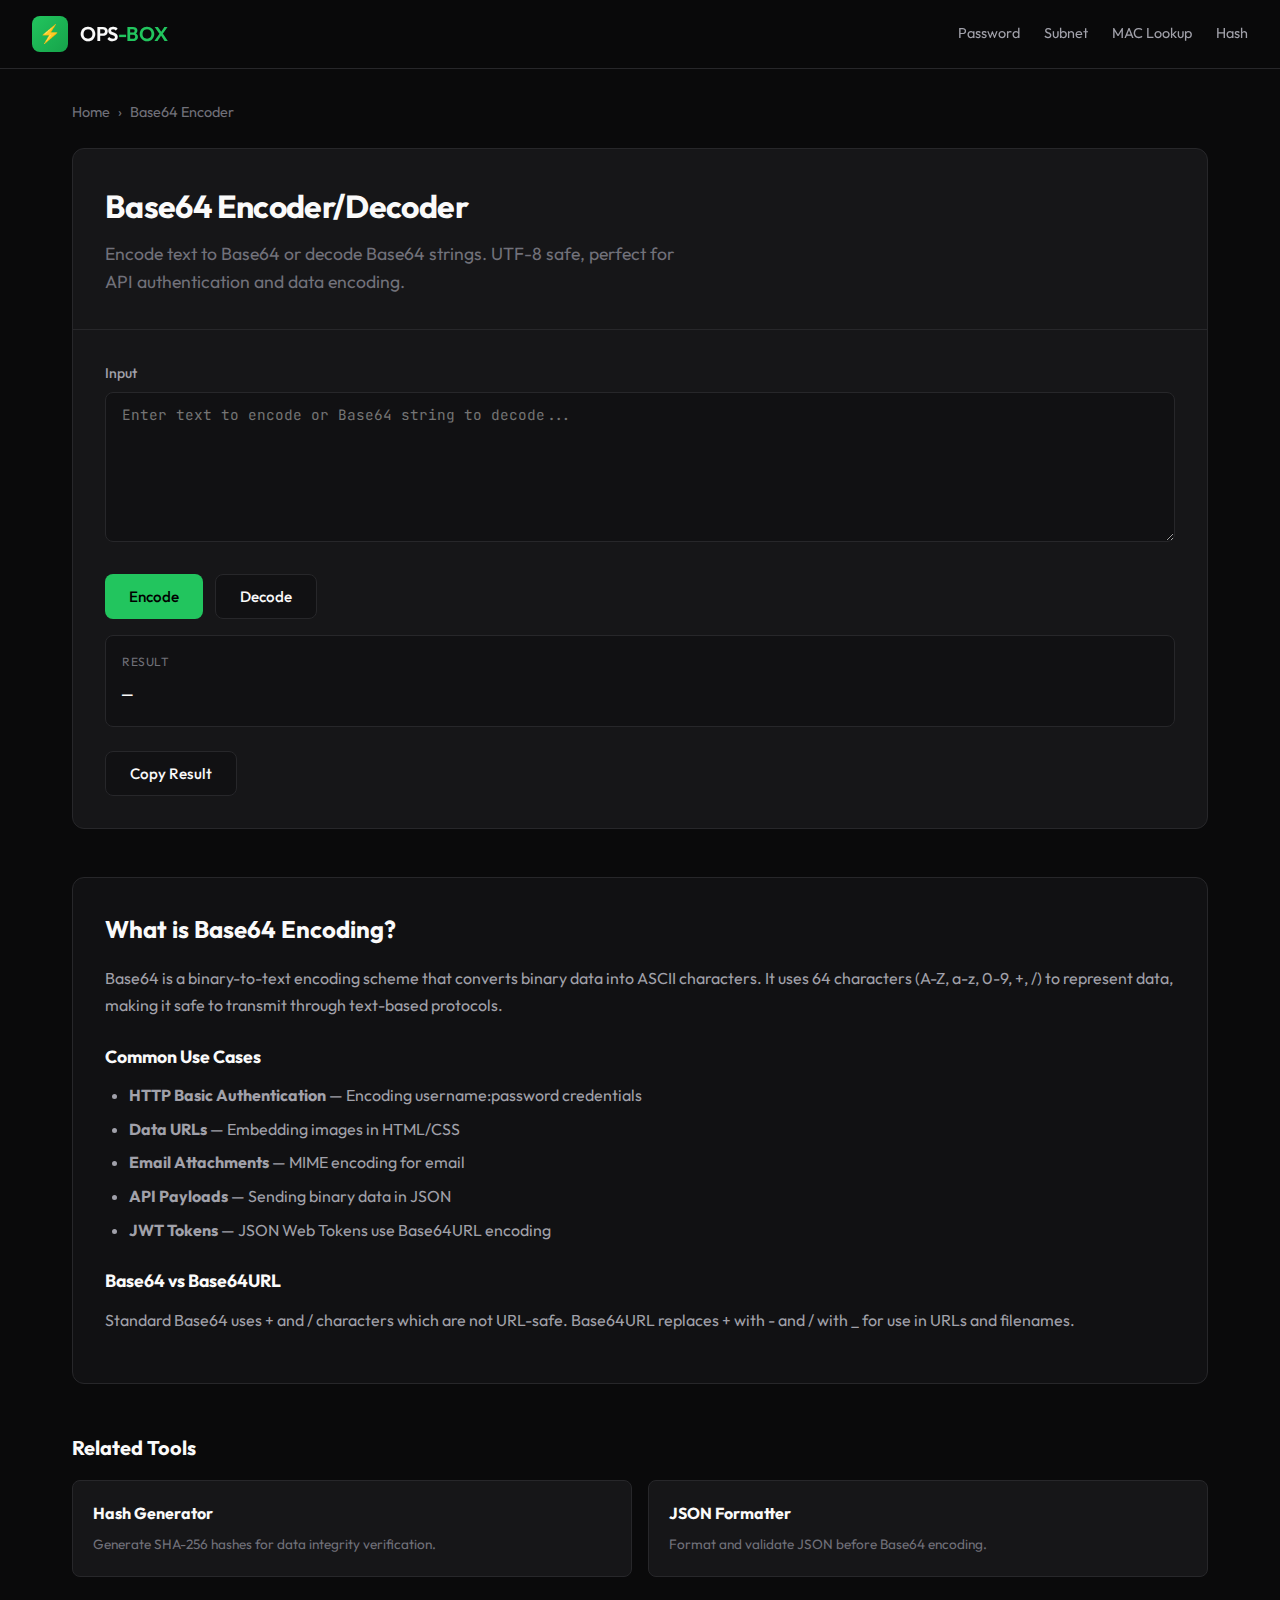
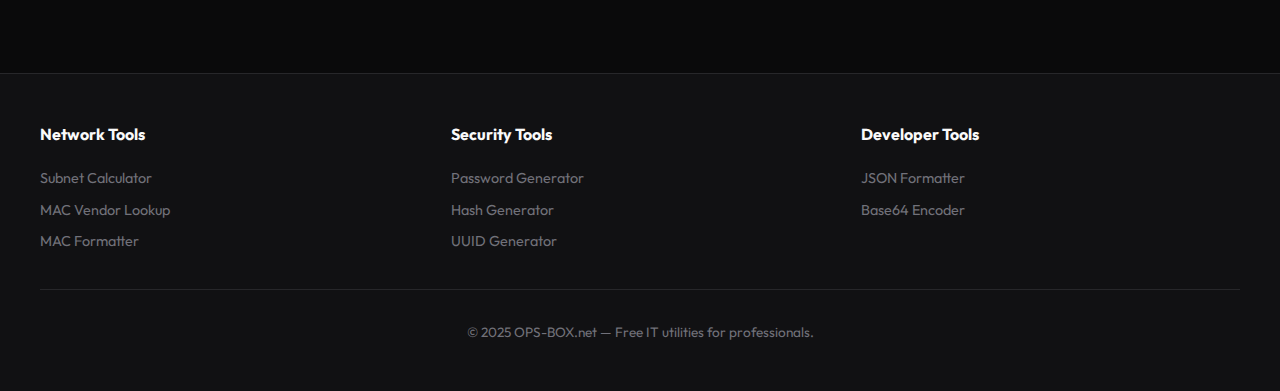
<file: tools/base64-encoder.html>
<!DOCTYPE html>
<html lang="en">
<head>
    <meta charset="UTF-8">
    <meta name="viewport" content="width=device-width, initial-scale=1.0">
    <title>Base64 Encoder & Decoder — Encode and Decode Base64 Online | OPS-BOX</title>
    <meta name="description" content="Free online Base64 encoder and decoder. Convert text to Base64 and decode Base64 strings instantly. UTF-8 safe, perfect for API authentication and data encoding.">
    <meta name="keywords" content="base64 encoder, base64 decoder, base64 online, encode base64, decode base64, base64 converter, base64 tool">
    <meta name="robots" content="index, follow">
    <link rel="canonical" href="https://ops-box.net/tools/base64-encoder.html">
    
    <meta property="og:title" content="Base64 Encoder & Decoder Online">
    <meta property="og:description" content="Encode and decode Base64 strings instantly. UTF-8 safe, 100% client-side.">
    <meta property="og:type" content="website">
    <meta property="og:url" content="https://ops-box.net/tools/base64-encoder.html">
    
    <link rel="preconnect" href="https://fonts.googleapis.com">
    <link rel="preconnect" href="https://fonts.gstatic.com" crossorigin>
    <link href="https://fonts.googleapis.com/css2?family=JetBrains+Mono:wght@400;500;600&family=Outfit:wght@300;400;500;600;700&display=swap" rel="stylesheet">
    <link rel="stylesheet" href="../css/style.css">
    
    <script type="application/ld+json">
    {
        "@context": "https://schema.org",
        "@type": "WebApplication",
        "name": "Base64 Encoder/Decoder",
        "url": "https://ops-box.net/tools/base64-encoder.html",
        "description": "Encode and decode Base64 strings online",
        "applicationCategory": "DeveloperApplication",
        "operatingSystem": "Any",
        "offers": {"@type": "Offer", "price": "0", "priceCurrency": "USD"}
    }
    </script>
</head>
<body>
    <header>
        <div class="header-content">
            <a href="/" class="logo">
                <div class="logo-icon">⚡</div>
                <div class="logo-text">OPS<span>-BOX</span></div>
            </a>
            <nav class="header-nav">
                <a href="/tools/password-generator.html">Password</a>
                <a href="/tools/subnet-calculator.html">Subnet</a>
                <a href="/tools/mac-vendor-lookup.html">MAC Lookup</a>
                <a href="/tools/hash-generator.html">Hash</a>
            </nav>
        </div>
    </header>

    <main>
        <nav class="breadcrumb">
            <a href="/">Home</a><span>›</span><span class="breadcrumb-current">Base64 Encoder</span>
        </nav>

        <div class="tool-container">
            <div class="tool-header">
                <h1 class="tool-title">Base64 Encoder/Decoder</h1>
                <p class="tool-description">Encode text to Base64 or decode Base64 strings. UTF-8 safe, perfect for API authentication and data encoding.</p>
            </div>
            <div class="tool-content">
                <div class="form-group">
                    <label class="form-label">Input</label>
                    <textarea class="form-textarea" id="base64Input" placeholder="Enter text to encode or Base64 string to decode..."></textarea>
                </div>
                <div class="btn-group">
                    <button class="btn btn-primary" onclick="base64Encode()">Encode</button>
                    <button class="btn btn-secondary" onclick="base64Decode()">Decode</button>
                </div>
                <div class="output-box">
                    <div class="output-label">Result</div>
                    <div class="output-value text-white" id="base64Result">—</div>
                </div>
                <div class="btn-group">
                    <button class="btn btn-secondary" onclick="copyToClipboard('base64Result')">Copy Result</button>
                </div>
            </div>
        </div>

        <section class="seo-content">
            <h2>What is Base64 Encoding?</h2>
            <p>Base64 is a binary-to-text encoding scheme that converts binary data into ASCII characters. It uses 64 characters (A-Z, a-z, 0-9, +, /) to represent data, making it safe to transmit through text-based protocols.</p>
            
            <h3>Common Use Cases</h3>
            <ul>
                <li><strong>HTTP Basic Authentication</strong> — Encoding username:password credentials</li>
                <li><strong>Data URLs</strong> — Embedding images in HTML/CSS</li>
                <li><strong>Email Attachments</strong> — MIME encoding for email</li>
                <li><strong>API Payloads</strong> — Sending binary data in JSON</li>
                <li><strong>JWT Tokens</strong> — JSON Web Tokens use Base64URL encoding</li>
            </ul>
            
            <h3>Base64 vs Base64URL</h3>
            <p>Standard Base64 uses + and / characters which are not URL-safe. Base64URL replaces + with - and / with _ for use in URLs and filenames.</p>
        </section>

        <section class="related-tools">
            <h2>Related Tools</h2>
            <div class="related-grid">
                <a href="/tools/hash-generator.html" class="related-card">
                    <h3>Hash Generator</h3>
                    <p>Generate SHA-256 hashes for data integrity verification.</p>
                </a>
                <a href="/tools/json-formatter.html" class="related-card">
                    <h3>JSON Formatter</h3>
                    <p>Format and validate JSON before Base64 encoding.</p>
                </a>
            </div>
        </section>
    </main>

    <footer>
        <div class="footer-content">
            <div class="footer-section">
                <h3>Network Tools</h3>
                <a href="/tools/subnet-calculator.html">Subnet Calculator</a>
                <a href="/tools/mac-vendor-lookup.html">MAC Vendor Lookup</a>
                <a href="/tools/mac-address-formatter.html">MAC Formatter</a>
            </div>
            <div class="footer-section">
                <h3>Security Tools</h3>
                <a href="/tools/password-generator.html">Password Generator</a>
                <a href="/tools/hash-generator.html">Hash Generator</a>
                <a href="/tools/uuid-generator.html">UUID Generator</a>
            </div>
            <div class="footer-section">
                <h3>Developer Tools</h3>
                <a href="/tools/json-formatter.html">JSON Formatter</a>
                <a href="/tools/base64-encoder.html">Base64 Encoder</a>
            </div>
        </div>
        <div class="footer-bottom">
            <p>&copy; 2025 OPS-BOX.net — Free IT utilities for professionals.</p>
        </div>
    </footer>

    <div class="toast" id="toast">Copied to clipboard!</div>

    <script src="../js/common.js"></script>
    <script>
        function base64Encode() {
            try { 
                document.getElementById('base64Result').textContent = btoa(unescape(encodeURIComponent(document.getElementById('base64Input').value))); 
            } catch(e) { 
                document.getElementById('base64Result').textContent = 'Error encoding'; 
            }
        }
        function base64Decode() {
            try { 
                document.getElementById('base64Result').textContent = decodeURIComponent(escape(atob(document.getElementById('base64Input').value))); 
            } catch(e) { 
                document.getElementById('base64Result').textContent = 'Invalid Base64 string'; 
            }
        }
    </script>
</body>
</html>
</file>
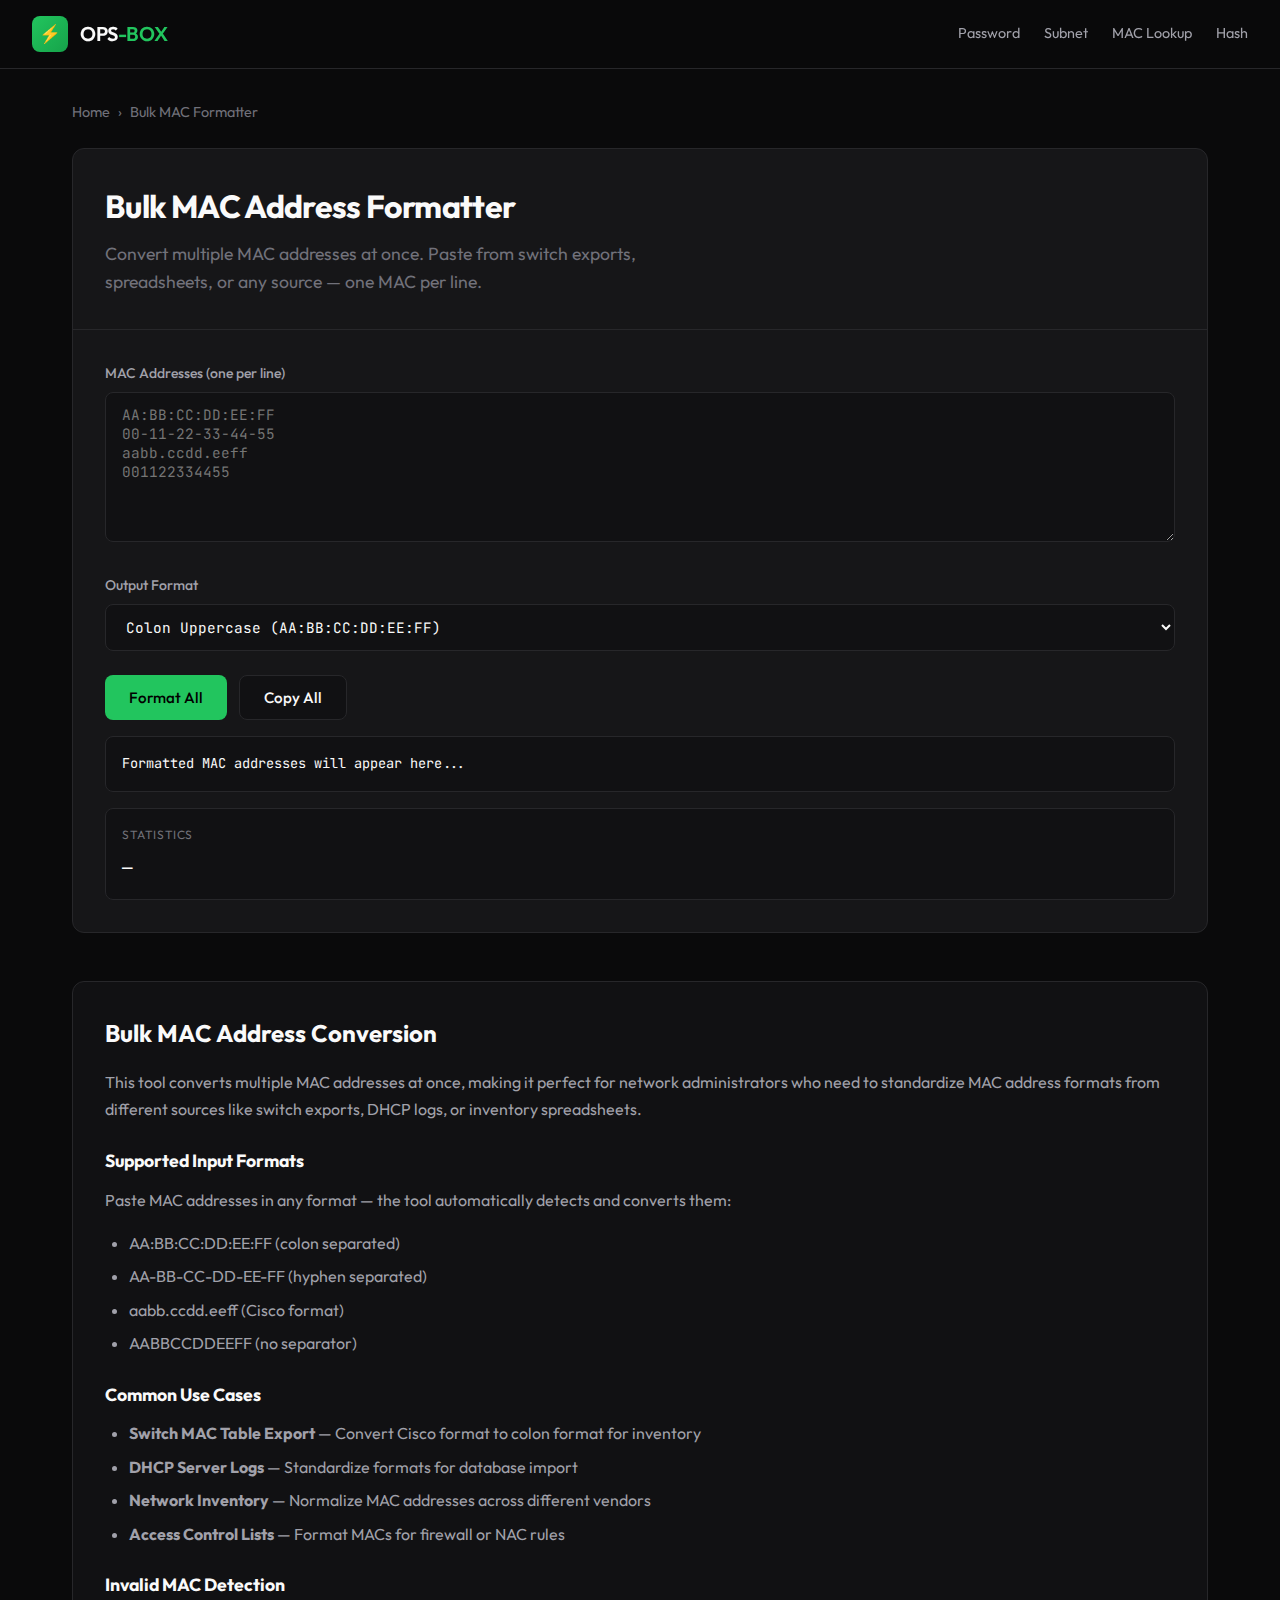
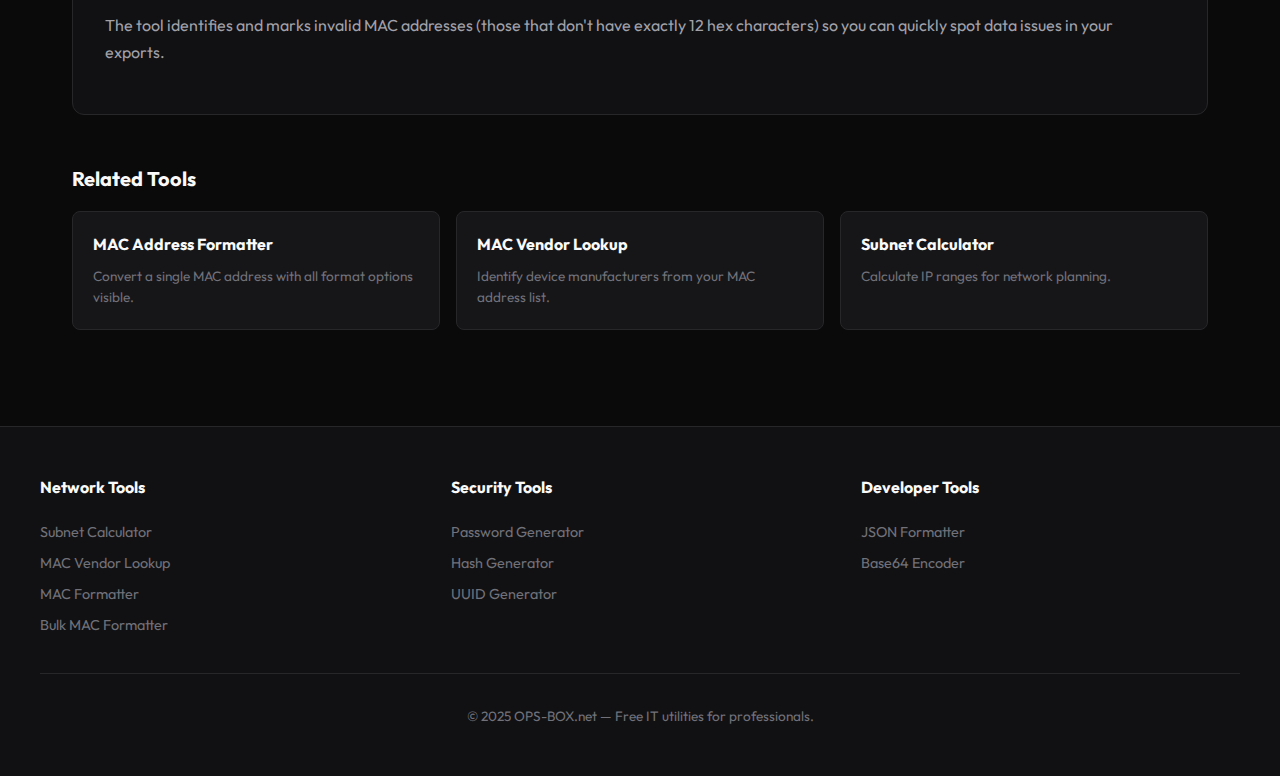
<file: tools/bulk-mac-formatter.html>
<!DOCTYPE html>
<html lang="en">
<head>
    <meta charset="UTF-8">
    <meta name="viewport" content="width=device-width, initial-scale=1.0">
    <title>Bulk MAC Address Formatter — Convert Multiple MAC Addresses | OPS-BOX</title>
    <meta name="description" content="Free bulk MAC address formatter. Convert hundreds of MAC addresses between formats instantly. Paste from switch exports, spreadsheets, or any source. Supports all MAC formats.">
    <meta name="keywords" content="bulk MAC formatter, batch MAC converter, multiple MAC addresses, MAC address bulk convert, network inventory MAC, switch MAC export">
    <meta name="robots" content="index, follow">
    <link rel="canonical" href="https://ops-box.net/tools/bulk-mac-formatter.html">
    
    <meta property="og:title" content="Bulk MAC Address Formatter — Convert Multiple MACs">
    <meta property="og:description" content="Convert hundreds of MAC addresses between formats instantly. Perfect for network inventory.">
    <meta property="og:type" content="website">
    <meta property="og:url" content="https://ops-box.net/tools/bulk-mac-formatter.html">
    
    <link rel="preconnect" href="https://fonts.googleapis.com">
    <link rel="preconnect" href="https://fonts.gstatic.com" crossorigin>
    <link href="https://fonts.googleapis.com/css2?family=JetBrains+Mono:wght@400;500;600&family=Outfit:wght@300;400;500;600;700&display=swap" rel="stylesheet">
    <link rel="stylesheet" href="../css/style.css">
    
    <script type="application/ld+json">
    {
        "@context": "https://schema.org",
        "@type": "WebApplication",
        "name": "Bulk MAC Address Formatter",
        "url": "https://ops-box.net/tools/bulk-mac-formatter.html",
        "description": "Convert multiple MAC addresses between formats at once",
        "applicationCategory": "NetworkingApplication",
        "operatingSystem": "Any",
        "offers": {"@type": "Offer", "price": "0", "priceCurrency": "USD"}
    }
    </script>
</head>
<body>
    <header>
        <div class="header-content">
            <a href="/" class="logo">
                <div class="logo-icon">⚡</div>
                <div class="logo-text">OPS<span>-BOX</span></div>
            </a>
            <nav class="header-nav">
                <a href="/tools/password-generator.html">Password</a>
                <a href="/tools/subnet-calculator.html">Subnet</a>
                <a href="/tools/mac-vendor-lookup.html">MAC Lookup</a>
                <a href="/tools/hash-generator.html">Hash</a>
            </nav>
        </div>
    </header>

    <main>
        <nav class="breadcrumb">
            <a href="/">Home</a><span>›</span><span class="breadcrumb-current">Bulk MAC Formatter</span>
        </nav>

        <div class="tool-container">
            <div class="tool-header">
                <h1 class="tool-title">Bulk MAC Address Formatter</h1>
                <p class="tool-description">Convert multiple MAC addresses at once. Paste from switch exports, spreadsheets, or any source — one MAC per line.</p>
            </div>
            <div class="tool-content">
                <div class="form-group">
                    <label class="form-label">MAC Addresses (one per line)</label>
                    <textarea class="form-textarea" id="bulkMacInput" placeholder="AA:BB:CC:DD:EE:FF
00-11-22-33-44-55
aabb.ccdd.eeff
001122334455"></textarea>
                </div>
                <div class="form-group">
                    <label class="form-label">Output Format</label>
                    <select class="form-select" id="bulkMacFormat">
                        <option value="colon-upper">Colon Uppercase (AA:BB:CC:DD:EE:FF)</option>
                        <option value="colon-lower">Colon Lowercase (aa:bb:cc:dd:ee:ff)</option>
                        <option value="hyphen-upper">Hyphen Uppercase (AA-BB-CC-DD-EE-FF)</option>
                        <option value="hyphen-lower">Hyphen Lowercase (aa-bb-cc-dd-ee-ff)</option>
                        <option value="cisco">Cisco (aabb.ccdd.eeff)</option>
                        <option value="none-upper">No Separator Uppercase (AABBCCDDEEFF)</option>
                        <option value="none-lower">No Separator Lowercase (aabbccddeeff)</option>
                    </select>
                </div>
                <div class="btn-group">
                    <button class="btn btn-primary" onclick="formatBulkMAC()">Format All</button>
                    <button class="btn btn-secondary" onclick="copyToClipboard('bulkMacResult')">Copy All</button>
                </div>
                <div class="bulk-output"><pre id="bulkMacResult">Formatted MAC addresses will appear here...</pre></div>
                <div class="output-box">
                    <div class="output-label">Statistics</div>
                    <div class="output-value text-white" id="bulkMacStats">—</div>
                </div>
            </div>
        </div>

        <section class="seo-content">
            <h2>Bulk MAC Address Conversion</h2>
            <p>This tool converts multiple MAC addresses at once, making it perfect for network administrators who need to standardize MAC address formats from different sources like switch exports, DHCP logs, or inventory spreadsheets.</p>
            
            <h3>Supported Input Formats</h3>
            <p>Paste MAC addresses in any format — the tool automatically detects and converts them:</p>
            <ul>
                <li>AA:BB:CC:DD:EE:FF (colon separated)</li>
                <li>AA-BB-CC-DD-EE-FF (hyphen separated)</li>
                <li>aabb.ccdd.eeff (Cisco format)</li>
                <li>AABBCCDDEEFF (no separator)</li>
            </ul>
            
            <h3>Common Use Cases</h3>
            <ul>
                <li><strong>Switch MAC Table Export</strong> — Convert Cisco format to colon format for inventory</li>
                <li><strong>DHCP Server Logs</strong> — Standardize formats for database import</li>
                <li><strong>Network Inventory</strong> — Normalize MAC addresses across different vendors</li>
                <li><strong>Access Control Lists</strong> — Format MACs for firewall or NAC rules</li>
            </ul>
            
            <h3>Invalid MAC Detection</h3>
            <p>The tool identifies and marks invalid MAC addresses (those that don't have exactly 12 hex characters) so you can quickly spot data issues in your exports.</p>
        </section>

        <section class="related-tools">
            <h2>Related Tools</h2>
            <div class="related-grid">
                <a href="/tools/mac-address-formatter.html" class="related-card">
                    <h3>MAC Address Formatter</h3>
                    <p>Convert a single MAC address with all format options visible.</p>
                </a>
                <a href="/tools/mac-vendor-lookup.html" class="related-card">
                    <h3>MAC Vendor Lookup</h3>
                    <p>Identify device manufacturers from your MAC address list.</p>
                </a>
                <a href="/tools/subnet-calculator.html" class="related-card">
                    <h3>Subnet Calculator</h3>
                    <p>Calculate IP ranges for network planning.</p>
                </a>
            </div>
        </section>
    </main>

    <footer>
        <div class="footer-content">
            <div class="footer-section">
                <h3>Network Tools</h3>
                <a href="/tools/subnet-calculator.html">Subnet Calculator</a>
                <a href="/tools/mac-vendor-lookup.html">MAC Vendor Lookup</a>
                <a href="/tools/mac-address-formatter.html">MAC Formatter</a>
                <a href="/tools/bulk-mac-formatter.html">Bulk MAC Formatter</a>
            </div>
            <div class="footer-section">
                <h3>Security Tools</h3>
                <a href="/tools/password-generator.html">Password Generator</a>
                <a href="/tools/hash-generator.html">Hash Generator</a>
                <a href="/tools/uuid-generator.html">UUID Generator</a>
            </div>
            <div class="footer-section">
                <h3>Developer Tools</h3>
                <a href="/tools/json-formatter.html">JSON Formatter</a>
                <a href="/tools/base64-encoder.html">Base64 Encoder</a>
            </div>
        </div>
        <div class="footer-bottom">
            <p>&copy; 2025 OPS-BOX.net — Free IT utilities for professionals.</p>
        </div>
    </footer>

    <div class="toast" id="toast">Copied to clipboard!</div>

    <script src="../js/common.js"></script>
    <script>
        function formatBulkMAC() {
            const lines = document.getElementById('bulkMacInput').value.trim().split('\n').filter(l => l.trim());
            const format = document.getElementById('bulkMacFormat').value;
            
            if (!lines.length) { alert('Enter MAC addresses'); return; }
            
            const results = [];
            let valid = 0, invalid = 0;
            
            for (const line of lines) {
                const cleaned = line.replace(/[^a-fA-F0-9]/g, '');
                
                if (cleaned.length !== 12) { 
                    results.push('INVALID: ' + line); 
                    invalid++; 
                    continue; 
                }
                
                valid++;
                let formatted;
                
                switch (format) {
                    case 'colon-upper': formatted = cleaned.match(/.{2}/g).join(':').toUpperCase(); break;
                    case 'colon-lower': formatted = cleaned.match(/.{2}/g).join(':').toLowerCase(); break;
                    case 'hyphen-upper': formatted = cleaned.match(/.{2}/g).join('-').toUpperCase(); break;
                    case 'hyphen-lower': formatted = cleaned.match(/.{2}/g).join('-').toLowerCase(); break;
                    case 'cisco': formatted = cleaned.match(/.{4}/g).join('.').toLowerCase(); break;
                    case 'none-upper': formatted = cleaned.toUpperCase(); break;
                    case 'none-lower': formatted = cleaned.toLowerCase(); break;
                }
                
                results.push(formatted);
            }
            
            document.getElementById('bulkMacResult').textContent = results.join('\n');
            document.getElementById('bulkMacStats').textContent = 'Total: ' + lines.length + ' | Valid: ' + valid + ' | Invalid: ' + invalid;
        }
    </script>
</body>
</html>
</file>
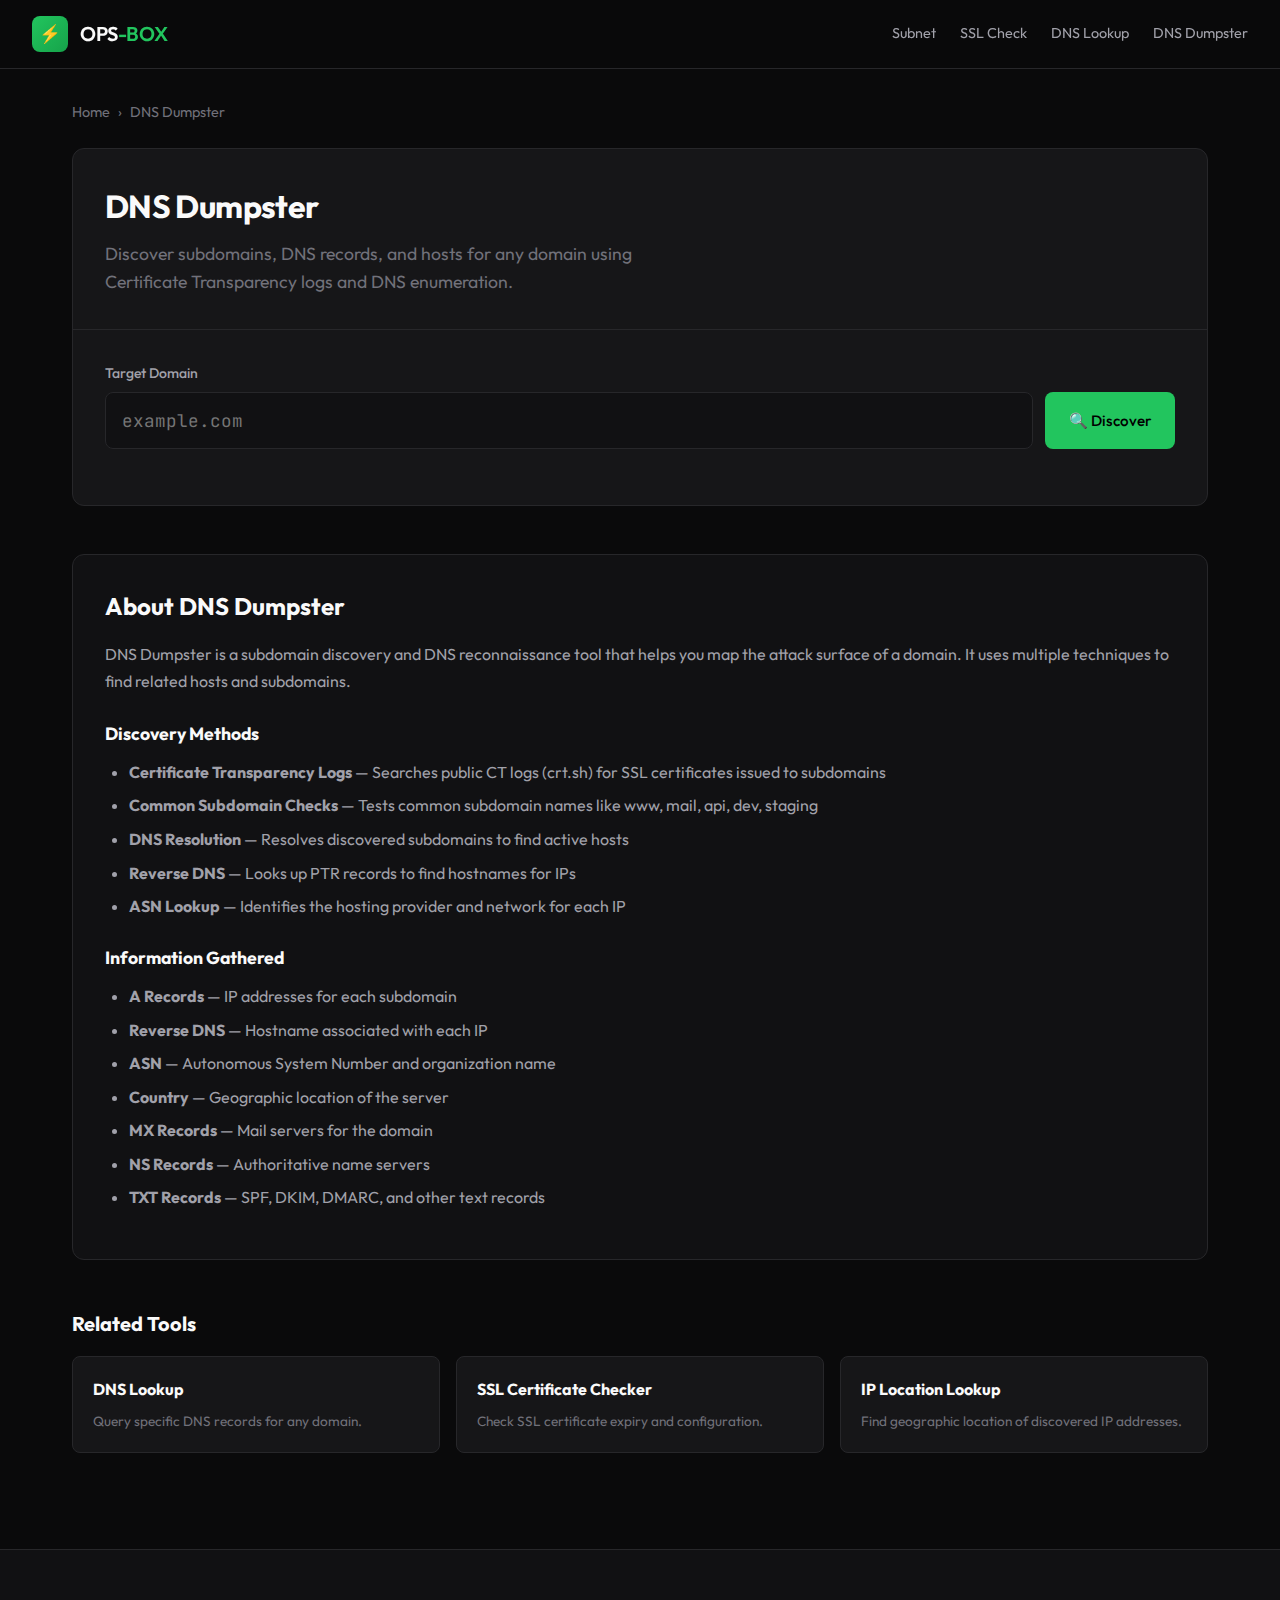
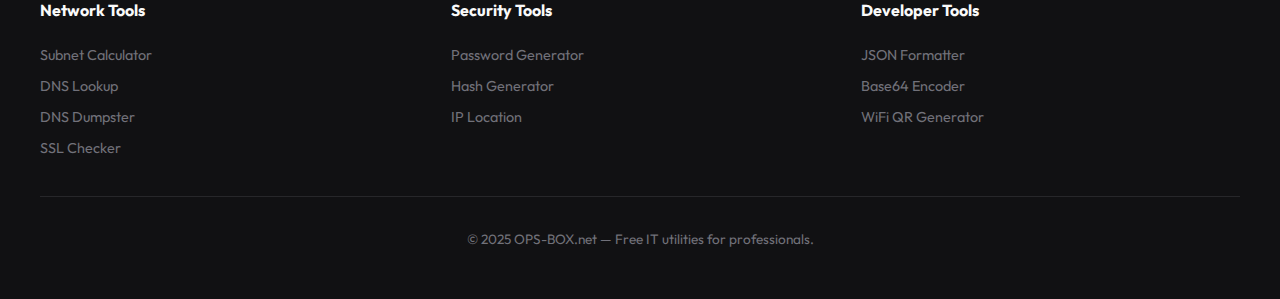
<file: tools/dns-dumpster.html>
<!DOCTYPE html>
<html lang="en">
<head>
    <meta charset="UTF-8">
    <meta name="viewport" content="width=device-width, initial-scale=1.0">
    <title>DNS Dumpster — Subdomain Finder & DNS Recon Tool | OPS-BOX</title>
    <meta name="description" content="Free DNS reconnaissance tool. Discover subdomains, DNS records, mail servers, and hosts for any domain using Certificate Transparency logs. Shows ASN, reverse DNS, hosting providers.">
    <meta name="keywords" content="DNS dumpster, subdomain finder, subdomain enumeration, DNS recon, certificate transparency, subdomain discovery, ASN lookup, reverse DNS">
    <meta name="robots" content="index, follow">
    <link rel="canonical" href="https://ops-box.net/tools/dns-dumpster.html">
    
    <meta property="og:title" content="DNS Dumpster — Subdomain Finder & DNS Recon">
    <meta property="og:description" content="Discover subdomains, ASN info, and DNS records for any domain.">
    <meta property="og:type" content="website">
    <meta property="og:url" content="https://ops-box.net/tools/dns-dumpster.html">
    
    <link rel="preconnect" href="https://fonts.googleapis.com">
    <link rel="preconnect" href="https://fonts.gstatic.com" crossorigin>
    <link href="https://fonts.googleapis.com/css2?family=JetBrains+Mono:wght@400;500;600&family=Outfit:wght@300;400;500;600;700&display=swap" rel="stylesheet">
    <link rel="stylesheet" href="../css/style.css">
    
    <style>
        .search-section {
            display: flex;
            gap: 0.75rem;
            margin-bottom: 1.5rem;
        }
        
        .search-section .form-input {
            flex: 1;
            font-family: 'JetBrains Mono', monospace;
            font-size: 1.1rem;
            padding: 1rem;
        }
        
        .results-container { display: none; }
        
        .stats-bar {
            display: grid;
            grid-template-columns: repeat(auto-fit, minmax(120px, 1fr));
            gap: 1rem;
            margin-bottom: 1.5rem;
        }
        
        .stat-card {
            background: var(--bg-secondary);
            border: 1px solid var(--border);
            border-radius: 10px;
            padding: 1rem;
            text-align: center;
        }
        
        .stat-card .number {
            font-size: 2rem;
            font-weight: 700;
            color: var(--accent);
            font-family: 'JetBrains Mono', monospace;
        }
        
        .stat-card .label {
            font-size: 0.7rem;
            color: var(--text-muted);
            text-transform: uppercase;
            letter-spacing: 0.05em;
            margin-top: 0.25rem;
        }
        
        /* Hosting Providers Section */
        .hosting-section {
            margin-bottom: 1.5rem;
        }
        
        .hosting-section h3 {
            font-size: 0.9rem;
            color: var(--text-muted);
            margin-bottom: 0.75rem;
            text-transform: uppercase;
            letter-spacing: 0.05em;
        }
        
        .hosting-grid {
            display: flex;
            flex-wrap: wrap;
            gap: 0.5rem;
        }
        
        .hosting-tag {
            background: var(--bg-secondary);
            border: 1px solid var(--border);
            border-radius: 20px;
            padding: 0.4rem 0.75rem;
            font-size: 0.8rem;
            display: flex;
            align-items: center;
            gap: 0.5rem;
        }
        
        .hosting-tag .count {
            background: var(--accent);
            color: #000;
            padding: 0.1rem 0.4rem;
            border-radius: 10px;
            font-size: 0.7rem;
            font-weight: 600;
        }
        
        /* Tabs */
        .results-tabs {
            display: flex;
            gap: 0.5rem;
            margin-bottom: 1rem;
            border-bottom: 1px solid var(--border);
            padding-bottom: 1rem;
            flex-wrap: wrap;
        }
        
        .results-tab {
            padding: 0.6rem 1.25rem;
            background: var(--bg-secondary);
            border: 1px solid var(--border);
            border-radius: 6px;
            color: var(--text-secondary);
            cursor: pointer;
            font-size: 0.85rem;
            font-weight: 500;
            transition: all 0.2s ease;
        }
        
        .results-tab:hover { background: var(--bg-card); color: var(--text-primary); }
        .results-tab.active { background: var(--accent); color: #000; border-color: var(--accent); }
        .results-tab .count { background: rgba(0,0,0,0.2); padding: 0.15rem 0.5rem; border-radius: 10px; font-size: 0.75rem; margin-left: 0.5rem; }
        
        .tab-panel { display: none; }
        .tab-panel.active { display: block; }
        
        /* Enhanced Hosts Table */
        .hosts-table-container {
            overflow-x: auto;
            border: 1px solid var(--border);
            border-radius: 8px;
        }
        
        .hosts-table {
            width: 100%;
            border-collapse: collapse;
            font-size: 0.8rem;
            min-width: 800px;
        }
        
        .hosts-table th, .hosts-table td {
            padding: 0.6rem 0.75rem;
            text-align: left;
            border-bottom: 1px solid var(--border);
            vertical-align: top;
        }
        
        .hosts-table th {
            background: var(--bg-secondary);
            color: var(--text-muted);
            font-weight: 600;
            font-size: 0.7rem;
            text-transform: uppercase;
            letter-spacing: 0.03em;
            position: sticky;
            top: 0;
            white-space: nowrap;
        }
        
        .hosts-table td { font-family: 'JetBrains Mono', monospace; }
        .hosts-table tr:hover { background: var(--bg-secondary); }
        
        .hosts-table .host-cell { color: var(--accent); font-weight: 500; }
        .hosts-table .ip-cell { color: var(--text-primary); }
        .hosts-table .reverse-cell { color: var(--text-muted); font-size: 0.75rem; }
        .hosts-table .asn-cell { font-size: 0.75rem; }
        .hosts-table .asn-cell .asn-number { color: var(--accent); }
        .hosts-table .asn-cell .asn-name { color: var(--text-secondary); display: block; }
        .hosts-table .country-cell { white-space: nowrap; }
        .hosts-table .country-cell .flag { font-size: 1rem; margin-right: 0.25rem; }
        
        /* Subdomains Grid */
        .subdomain-list {
            display: grid;
            grid-template-columns: repeat(auto-fill, minmax(220px, 1fr));
            gap: 0.4rem;
            max-height: 450px;
            overflow-y: auto;
            padding: 0.5rem;
            background: var(--bg-secondary);
            border: 1px solid var(--border);
            border-radius: 8px;
        }
        
        .subdomain-item {
            font-family: 'JetBrains Mono', monospace;
            font-size: 0.75rem;
            padding: 0.4rem 0.6rem;
            background: var(--bg-card);
            border-radius: 4px;
            display: flex;
            align-items: center;
            gap: 0.4rem;
            cursor: pointer;
        }
        
        .subdomain-item:hover { background: var(--border); }
        .subdomain-item .status { width: 6px; height: 6px; border-radius: 50%; flex-shrink: 0; }
        .subdomain-item .status.active { background: var(--accent); }
        .subdomain-item .status.unknown { background: var(--text-muted); }
        
        /* DNS Records */
        .dns-record-group { margin-bottom: 1rem; }
        .dns-record-group h4 { font-size: 0.85rem; color: var(--accent); margin-bottom: 0.5rem; font-family: 'JetBrains Mono', monospace; }
        .dns-record-item {
            font-family: 'JetBrains Mono', monospace;
            font-size: 0.75rem;
            padding: 0.5rem 0.75rem;
            background: var(--bg-secondary);
            border: 1px solid var(--border);
            border-radius: 4px;
            margin-bottom: 0.25rem;
            word-break: break-all;
            cursor: pointer;
        }
        .dns-record-item:hover { background: var(--bg-card); }
        
        /* MX/NS Tables */
        .record-table {
            width: 100%;
            border-collapse: collapse;
            font-size: 0.8rem;
            margin-bottom: 1rem;
        }
        
        .record-table th, .record-table td {
            padding: 0.5rem 0.75rem;
            text-align: left;
            border-bottom: 1px solid var(--border);
        }
        
        .record-table th {
            background: var(--bg-secondary);
            color: var(--text-muted);
            font-size: 0.7rem;
            text-transform: uppercase;
        }
        
        .record-table td { font-family: 'JetBrains Mono', monospace; }
        .record-table .priority { color: var(--accent); font-weight: 600; }
        
        /* Loading */
        .loading-section { display: none; text-align: center; padding: 3rem; }
        .loading-section.active { display: block; }
        .spinner-large { width: 60px; height: 60px; border: 4px solid var(--border); border-top-color: var(--accent); border-radius: 50%; animation: spin 1s linear infinite; margin: 0 auto 1.5rem; }
        @keyframes spin { to { transform: rotate(360deg); } }
        .loading-section .status { color: var(--text-muted); }
        .loading-section .status-detail { color: var(--accent); font-family: 'JetBrains Mono', monospace; font-size: 0.85rem; margin-top: 0.5rem; }
        
        .error-box { display: none; padding: 1rem; background: rgba(239, 68, 68, 0.1); border: 1px solid rgba(239, 68, 68, 0.3); border-radius: 8px; color: #ef4444; margin-bottom: 1rem; }
        
        .filter-bar { display: flex; gap: 0.75rem; margin-bottom: 1rem; flex-wrap: wrap; align-items: center; }
        .filter-bar input { flex: 1; min-width: 200px; }
        .filter-bar .count { color: var(--text-muted); font-size: 0.85rem; }
        
        .export-section { margin-top: 1.5rem; padding: 1rem; background: var(--bg-secondary); border: 1px solid var(--border); border-radius: 8px; }
        .export-section h4 { font-size: 0.9rem; margin-bottom: 0.75rem; }
    </style>
</head>
<body>
    <header>
        <div class="header-content">
            <a href="/" class="logo">
                <div class="logo-icon">⚡</div>
                <div class="logo-text">OPS<span>-BOX</span></div>
            </a>
            <nav class="header-nav">
                <a href="/tools/subnet-calculator.html">Subnet</a>
                <a href="/tools/ssl-checker.html">SSL Check</a>
                <a href="/tools/dns-lookup.html">DNS Lookup</a>
                <a href="/tools/dns-dumpster.html">DNS Dumpster</a>
            </nav>
        </div>
    </header>

    <main>
        <nav class="breadcrumb">
            <a href="/">Home</a><span>›</span><span class="breadcrumb-current">DNS Dumpster</span>
        </nav>

        <div class="tool-container">
            <div class="tool-header">
                <h1 class="tool-title">DNS Dumpster</h1>
                <p class="tool-description">Discover subdomains, DNS records, and hosts for any domain using Certificate Transparency logs and DNS enumeration.</p>
            </div>
            
            <div class="tool-content">
                <div class="form-group">
                    <label class="form-label">Target Domain</label>
                    <div class="search-section">
                        <input type="text" class="form-input" id="domainInput" placeholder="example.com">
                        <button class="btn btn-primary" onclick="startDumpster()">🔍 Discover</button>
                    </div>
                </div>
                
                <div class="error-box" id="errorBox"></div>
                
                <div class="loading-section" id="loadingSection">
                    <div class="spinner-large"></div>
                    <div class="status">Performing DNS reconnaissance...</div>
                    <div class="status-detail" id="loadingDetail">Querying Certificate Transparency logs</div>
                </div>
                
                <div class="results-container" id="resultsContainer">
                    <!-- Stats -->
                    <div class="stats-bar">
                        <div class="stat-card">
                            <div class="number" id="statSubdomains">0</div>
                            <div class="label">Subdomains Found</div>
                        </div>
                        <div class="stat-card">
                            <div class="number" id="statHosts">0</div>
                            <div class="label">Active Hosts</div>
                        </div>
                        <div class="stat-card">
                            <div class="number" id="statMX">0</div>
                            <div class="label">Mail Servers</div>
                        </div>
                        <div class="stat-card">
                            <div class="number" id="statNS">0</div>
                            <div class="label">Name Servers</div>
                        </div>
                        <div class="stat-card">
                            <div class="number" id="statProviders">0</div>
                            <div class="label">Hosting Providers</div>
                        </div>
                    </div>
                    
                    <!-- Hosting Providers -->
                    <div class="hosting-section" id="hostingSection">
                        <h3>Hosting / Networks</h3>
                        <div class="hosting-grid" id="hostingGrid"></div>
                    </div>
                    
                    <!-- Tabs -->
                    <div class="results-tabs">
                        <button class="results-tab active" onclick="switchTab('hosts')">A Records <span class="count" id="tabHostsCount">0</span></button>
                        <button class="results-tab" onclick="switchTab('mx')">MX Records <span class="count" id="tabMXCount">0</span></button>
                        <button class="results-tab" onclick="switchTab('ns')">NS Records <span class="count" id="tabNSCount">0</span></button>
                        <button class="results-tab" onclick="switchTab('txt')">TXT Records <span class="count" id="tabTXTCount">0</span></button>
                        <button class="results-tab" onclick="switchTab('subdomains')">All Subdomains <span class="count" id="tabSubdomainsCount">0</span></button>
                        <button class="results-tab" onclick="switchTab('export')">Export</button>
                    </div>
                    
                    <!-- A Records Tab -->
                    <div class="tab-panel active" id="panel-hosts">
                        <div class="filter-bar">
                            <input type="text" class="form-input" id="hostsFilter" placeholder="Filter hosts..." oninput="filterHosts()">
                            <span class="count" id="hostsFilterCount"></span>
                        </div>
                        <div class="hosts-table-container" style="max-height: 500px; overflow-y: auto;">
                            <table class="hosts-table">
                                <thead>
                                    <tr>
                                        <th>Host</th>
                                        <th>IP</th>
                                        <th>Reverse DNS</th>
                                        <th>ASN</th>
                                        <th>Country</th>
                                    </tr>
                                </thead>
                                <tbody id="hostsTableBody"></tbody>
                            </table>
                        </div>
                    </div>
                    
                    <!-- MX Records Tab -->
                    <div class="tab-panel" id="panel-mx">
                        <table class="record-table">
                            <thead><tr><th>Priority</th><th>Mail Server</th></tr></thead>
                            <tbody id="mxTableBody"></tbody>
                        </table>
                    </div>
                    
                    <!-- NS Records Tab -->
                    <div class="tab-panel" id="panel-ns">
                        <table class="record-table">
                            <thead><tr><th>Name Server</th></tr></thead>
                            <tbody id="nsTableBody"></tbody>
                        </table>
                    </div>
                    
                    <!-- TXT Records Tab -->
                    <div class="tab-panel" id="panel-txt">
                        <div id="txtRecordsList"></div>
                    </div>
                    
                    <!-- Subdomains Tab -->
                    <div class="tab-panel" id="panel-subdomains">
                        <div class="filter-bar">
                            <input type="text" class="form-input" id="subdomainsFilter" placeholder="Filter subdomains..." oninput="filterSubdomains()">
                            <span class="count" id="subdomainsFilterCount"></span>
                        </div>
                        <div class="subdomain-list" id="subdomainsList"></div>
                    </div>
                    
                    <!-- Export Tab -->
                    <div class="tab-panel" id="panel-export">
                        <div class="export-section">
                            <h4>Export Results</h4>
                            <div class="btn-group" style="margin-bottom: 1rem;">
                                <button class="btn btn-secondary" onclick="exportAs('txt')">Download TXT</button>
                                <button class="btn btn-secondary" onclick="exportAs('csv')">Download CSV</button>
                                <button class="btn btn-secondary" onclick="exportAs('json')">Download JSON</button>
                            </div>
                            <label class="form-label">Preview</label>
                            <textarea class="form-textarea" id="exportPreview" style="min-height: 250px; font-family: 'JetBrains Mono', monospace; font-size: 0.75rem;" readonly></textarea>
                        </div>
                    </div>
                </div>
            </div>
        </div>

        <section class="seo-content">
            <h2>About DNS Dumpster</h2>
            <p>DNS Dumpster is a subdomain discovery and DNS reconnaissance tool that helps you map the attack surface of a domain. It uses multiple techniques to find related hosts and subdomains.</p>
            
            <h3>Discovery Methods</h3>
            <ul>
                <li><strong>Certificate Transparency Logs</strong> — Searches public CT logs (crt.sh) for SSL certificates issued to subdomains</li>
                <li><strong>Common Subdomain Checks</strong> — Tests common subdomain names like www, mail, api, dev, staging</li>
                <li><strong>DNS Resolution</strong> — Resolves discovered subdomains to find active hosts</li>
                <li><strong>Reverse DNS</strong> — Looks up PTR records to find hostnames for IPs</li>
                <li><strong>ASN Lookup</strong> — Identifies the hosting provider and network for each IP</li>
            </ul>
            
            <h3>Information Gathered</h3>
            <ul>
                <li><strong>A Records</strong> — IP addresses for each subdomain</li>
                <li><strong>Reverse DNS</strong> — Hostname associated with each IP</li>
                <li><strong>ASN</strong> — Autonomous System Number and organization name</li>
                <li><strong>Country</strong> — Geographic location of the server</li>
                <li><strong>MX Records</strong> — Mail servers for the domain</li>
                <li><strong>NS Records</strong> — Authoritative name servers</li>
                <li><strong>TXT Records</strong> — SPF, DKIM, DMARC, and other text records</li>
            </ul>
        </section>

        <section class="related-tools">
            <h2>Related Tools</h2>
            <div class="related-grid">
                <a href="/tools/dns-lookup.html" class="related-card">
                    <h3>DNS Lookup</h3>
                    <p>Query specific DNS records for any domain.</p>
                </a>
                <a href="/tools/ssl-checker.html" class="related-card">
                    <h3>SSL Certificate Checker</h3>
                    <p>Check SSL certificate expiry and configuration.</p>
                </a>
                <a href="/tools/ip-location.html" class="related-card">
                    <h3>IP Location Lookup</h3>
                    <p>Find geographic location of discovered IP addresses.</p>
                </a>
            </div>
        </section>
    </main>

    <footer>
        <div class="footer-content">
            <div class="footer-section">
                <h3>Network Tools</h3>
                <a href="/tools/subnet-calculator.html">Subnet Calculator</a>
                <a href="/tools/dns-lookup.html">DNS Lookup</a>
                <a href="/tools/dns-dumpster.html">DNS Dumpster</a>
                <a href="/tools/ssl-checker.html">SSL Checker</a>
            </div>
            <div class="footer-section">
                <h3>Security Tools</h3>
                <a href="/tools/password-generator.html">Password Generator</a>
                <a href="/tools/hash-generator.html">Hash Generator</a>
                <a href="/tools/ip-location.html">IP Location</a>
            </div>
            <div class="footer-section">
                <h3>Developer Tools</h3>
                <a href="/tools/json-formatter.html">JSON Formatter</a>
                <a href="/tools/base64-encoder.html">Base64 Encoder</a>
                <a href="/tools/wifi-qr-generator.html">WiFi QR Generator</a>
            </div>
        </div>
        <div class="footer-bottom">
            <p>&copy; 2025 OPS-BOX.net — Free IT utilities for professionals.</p>
        </div>
    </footer>

    <div class="toast" id="toast">Copied to clipboard!</div>

    <script src="../js/common.js"></script>
    <script>
        const API_URL = 'https://ssl-api.ops-box.net/dns-dumpster';
        let currentResults = null;
        let currentDomain = '';
        
        function countryToFlag(code) {
            if (!code || code.length !== 2) return '🌍';
            return String.fromCodePoint(...code.toUpperCase().split('').map(c => 127397 + c.charCodeAt(0)));
        }
        
        function cleanDomain(input) {
            return input.trim().toLowerCase().replace(/^https?:\/\//, '').replace(/\/.*$/, '').replace(/^www\./, '');
        }
        
        async function startDumpster() {
            const input = document.getElementById('domainInput').value.trim();
            if (!input) { alert('Please enter a domain name'); return; }
            
            const domain = cleanDomain(input);
            currentDomain = domain;
            
            document.getElementById('loadingSection').classList.add('active');
            document.getElementById('resultsContainer').style.display = 'none';
            document.getElementById('errorBox').style.display = 'none';
            document.getElementById('loadingDetail').textContent = 'Querying Certificate Transparency logs...';
            
            try {
                const response = await fetch(`${API_URL}?domain=${encodeURIComponent(domain)}`);
                if (!response.ok) throw new Error('API request failed');
                
                const data = await response.json();
                if (data.error) throw new Error(data.error);
                
                currentResults = data;
                displayResults(data);
            } catch (error) {
                document.getElementById('loadingSection').classList.remove('active');
                document.getElementById('errorBox').textContent = 'Error: ' + error.message;
                document.getElementById('errorBox').style.display = 'block';
            }
        }
        
        function displayResults(data) {
            document.getElementById('loadingSection').classList.remove('active');
            document.getElementById('resultsContainer').style.display = 'block';
            
            // Stats
            document.getElementById('statSubdomains').textContent = data.subdomains?.length || 0;
            document.getElementById('statHosts').textContent = data.hosts?.length || 0;
            document.getElementById('statMX').textContent = data.mx_records?.length || 0;
            document.getElementById('statNS').textContent = data.ns_records?.length || 0;
            document.getElementById('statProviders').textContent = Object.keys(data.hosting_providers || {}).length;
            
            // Tab counts
            document.getElementById('tabHostsCount').textContent = data.hosts?.length || 0;
            document.getElementById('tabMXCount').textContent = data.mx_records?.length || 0;
            document.getElementById('tabNSCount').textContent = data.ns_records?.length || 0;
            document.getElementById('tabTXTCount').textContent = data.txt_records?.length || 0;
            document.getElementById('tabSubdomainsCount').textContent = data.subdomains?.length || 0;
            
            // Hosting providers
            displayHostingProviders(data.hosting_providers || {});
            
            // Tables
            displayHosts(data.hosts || []);
            displayMXRecords(data.mx_records || []);
            displayNSRecords(data.ns_records || []);
            displayTXTRecords(data.txt_records || []);
            displaySubdomains(data.subdomains || [], data.hosts || []);
            
            updateExportPreview();
        }
        
        function displayHostingProviders(providers) {
            const grid = document.getElementById('hostingGrid');
            grid.innerHTML = '';
            
            const sorted = Object.values(providers).sort((a, b) => b.count - a.count);
            sorted.forEach(p => {
                const tag = document.createElement('div');
                tag.className = 'hosting-tag';
                tag.innerHTML = `<span class="count">${p.count}</span> ${p.name}`;
                grid.appendChild(tag);
            });
            
            document.getElementById('hostingSection').style.display = sorted.length > 0 ? 'block' : 'none';
        }
        
        function displayHosts(hosts) {
            const tbody = document.getElementById('hostsTableBody');
            tbody.innerHTML = '';
            
            if (hosts.length === 0) {
                tbody.innerHTML = '<tr><td colspan="5" style="text-align: center; color: var(--text-muted);">No active hosts found</td></tr>';
                return;
            }
            
            hosts.forEach(h => {
                const row = document.createElement('tr');
                row.dataset.subdomain = h.subdomain.toLowerCase();
                row.innerHTML = `
                    <td class="host-cell">${h.subdomain}</td>
                    <td class="ip-cell">${h.ip}${h.ips && h.ips.length > 1 ? `<br><span style="color: var(--text-muted); font-size: 0.7rem;">(+${h.ips.length - 1} more)</span>` : ''}</td>
                    <td class="reverse-cell">${h.reverse_dns || '—'}</td>
                    <td class="asn-cell">
                        ${h.asn ? `<span class="asn-number">${h.asn}</span>` : ''}
                        <span class="asn-name">${h.asn_name || h.org || '—'}</span>
                    </td>
                    <td class="country-cell">
                        ${h.country_code ? `<span class="flag">${countryToFlag(h.country_code)}</span>` : ''}
                        ${h.country || '—'}
                    </td>
                `;
                tbody.appendChild(row);
            });
            
            document.getElementById('hostsFilterCount').textContent = `${hosts.length} hosts`;
        }
        
        function displayMXRecords(records) {
            const tbody = document.getElementById('mxTableBody');
            tbody.innerHTML = '';
            
            if (records.length === 0) {
                tbody.innerHTML = '<tr><td colspan="2" style="color: var(--text-muted);">No MX records found</td></tr>';
                return;
            }
            
            records.forEach(r => {
                const parts = (r.data || '').split(' ');
                const priority = parts[0] || '—';
                const server = parts.slice(1).join(' ') || r.data;
                
                const row = document.createElement('tr');
                row.innerHTML = `<td class="priority">${priority}</td><td>${server}</td>`;
                tbody.appendChild(row);
            });
        }
        
        function displayNSRecords(records) {
            const tbody = document.getElementById('nsTableBody');
            tbody.innerHTML = '';
            
            if (records.length === 0) {
                tbody.innerHTML = '<tr><td style="color: var(--text-muted);">No NS records found</td></tr>';
                return;
            }
            
            records.forEach(r => {
                const row = document.createElement('tr');
                row.innerHTML = `<td>${r.data || '—'}</td>`;
                tbody.appendChild(row);
            });
        }
        
        function displayTXTRecords(records) {
            const container = document.getElementById('txtRecordsList');
            container.innerHTML = '';
            
            if (records.length === 0) {
                container.innerHTML = '<p style="color: var(--text-muted);">No TXT records found</p>';
                return;
            }
            
            records.forEach(r => {
                const item = document.createElement('div');
                item.className = 'dns-record-item';
                item.textContent = (r.data || '').replace(/^"|"$/g, '');
                item.onclick = () => { navigator.clipboard.writeText(item.textContent); showToast('Copied!'); };
                container.appendChild(item);
            });
        }
        
        function displaySubdomains(subdomains, hosts) {
            const container = document.getElementById('subdomainsList');
            container.innerHTML = '';
            
            const activeSet = new Set(hosts.map(h => h.subdomain.toLowerCase()));
            
            subdomains.forEach(sub => {
                const isActive = activeSet.has(sub.toLowerCase());
                const item = document.createElement('div');
                item.className = 'subdomain-item';
                item.dataset.subdomain = sub.toLowerCase();
                item.innerHTML = `<span class="status ${isActive ? 'active' : 'unknown'}"></span><span>${sub}</span>`;
                item.onclick = () => { navigator.clipboard.writeText(sub); showToast('Copied: ' + sub); };
                container.appendChild(item);
            });
            
            document.getElementById('subdomainsFilterCount').textContent = `${subdomains.length} subdomains`;
        }
        
        function switchTab(name) {
            document.querySelectorAll('.results-tab').forEach(t => t.classList.remove('active'));
            document.querySelectorAll('.tab-panel').forEach(p => p.classList.remove('active'));
            document.querySelector(`.results-tab[onclick="switchTab('${name}')"]`).classList.add('active');
            document.getElementById(`panel-${name}`).classList.add('active');
        }
        
        function filterHosts() {
            const filter = document.getElementById('hostsFilter').value.toLowerCase();
            let visible = 0;
            document.querySelectorAll('#hostsTableBody tr').forEach(row => {
                if (row.dataset.subdomain) {
                    const match = row.dataset.subdomain.includes(filter);
                    row.style.display = match ? '' : 'none';
                    if (match) visible++;
                }
            });
            document.getElementById('hostsFilterCount').textContent = `${visible} hosts`;
        }
        
        function filterSubdomains() {
            const filter = document.getElementById('subdomainsFilter').value.toLowerCase();
            let visible = 0;
            document.querySelectorAll('.subdomain-item').forEach(item => {
                const match = item.dataset.subdomain.includes(filter);
                item.style.display = match ? '' : 'none';
                if (match) visible++;
            });
            document.getElementById('subdomainsFilterCount').textContent = `${visible} subdomains`;
        }
        
        function updateExportPreview() {
            if (!currentResults) return;
            let text = `DNS Dumpster Results for ${currentDomain}\n`;
            text += `Generated: ${currentResults.timestamp}\n`;
            text += '='.repeat(60) + '\n\n';
            
            text += `[A RECORDS - ${currentResults.hosts?.length || 0} hosts]\n`;
            text += 'Host\tIP\tReverse DNS\tASN\tCountry\n';
            (currentResults.hosts || []).forEach(h => {
                text += `${h.subdomain}\t${h.ip}\t${h.reverse_dns || '-'}\t${h.asn || '-'} ${h.asn_name || ''}\t${h.country || '-'}\n`;
            });
            
            text += `\n[MX RECORDS]\n`;
            (currentResults.mx_records || []).forEach(r => text += `${r.data}\n`);
            
            text += `\n[NS RECORDS]\n`;
            (currentResults.ns_records || []).forEach(r => text += `${r.data}\n`);
            
            text += `\n[TXT RECORDS]\n`;
            (currentResults.txt_records || []).forEach(r => text += `${(r.data || '').replace(/^"|"$/g, '')}\n`);
            
            text += `\n[ALL SUBDOMAINS - ${currentResults.subdomains?.length || 0}]\n`;
            text += (currentResults.subdomains || []).join('\n');
            
            document.getElementById('exportPreview').value = text;
        }
        
        function exportAs(format) {
            if (!currentResults) return;
            let content, filename, type;
            
            if (format === 'txt') {
                content = document.getElementById('exportPreview').value;
                filename = `dns-dumpster-${currentDomain}.txt`;
                type = 'text/plain';
            } else if (format === 'csv') {
                content = 'Host,IP,Reverse DNS,ASN,ASN Name,Country\n';
                (currentResults.hosts || []).forEach(h => {
                    content += `"${h.subdomain}","${h.ip}","${h.reverse_dns || ''}","${h.asn || ''}","${h.asn_name || ''}","${h.country || ''}"\n`;
                });
                filename = `dns-dumpster-${currentDomain}.csv`;
                type = 'text/csv';
            } else {
                content = JSON.stringify(currentResults, null, 2);
                filename = `dns-dumpster-${currentDomain}.json`;
                type = 'application/json';
            }
            
            const blob = new Blob([content], { type });
            const link = document.createElement('a');
            link.href = URL.createObjectURL(blob);
            link.download = filename;
            link.click();
            showToast(`Downloaded ${filename}`);
        }
        
        document.getElementById('domainInput').addEventListener('keypress', e => { if (e.key === 'Enter') startDumpster(); });
        
        const urlParams = new URLSearchParams(window.location.search);
        if (urlParams.get('domain')) {
            document.getElementById('domainInput').value = urlParams.get('domain');
        }
    </script>
</body>
</html>
</file>
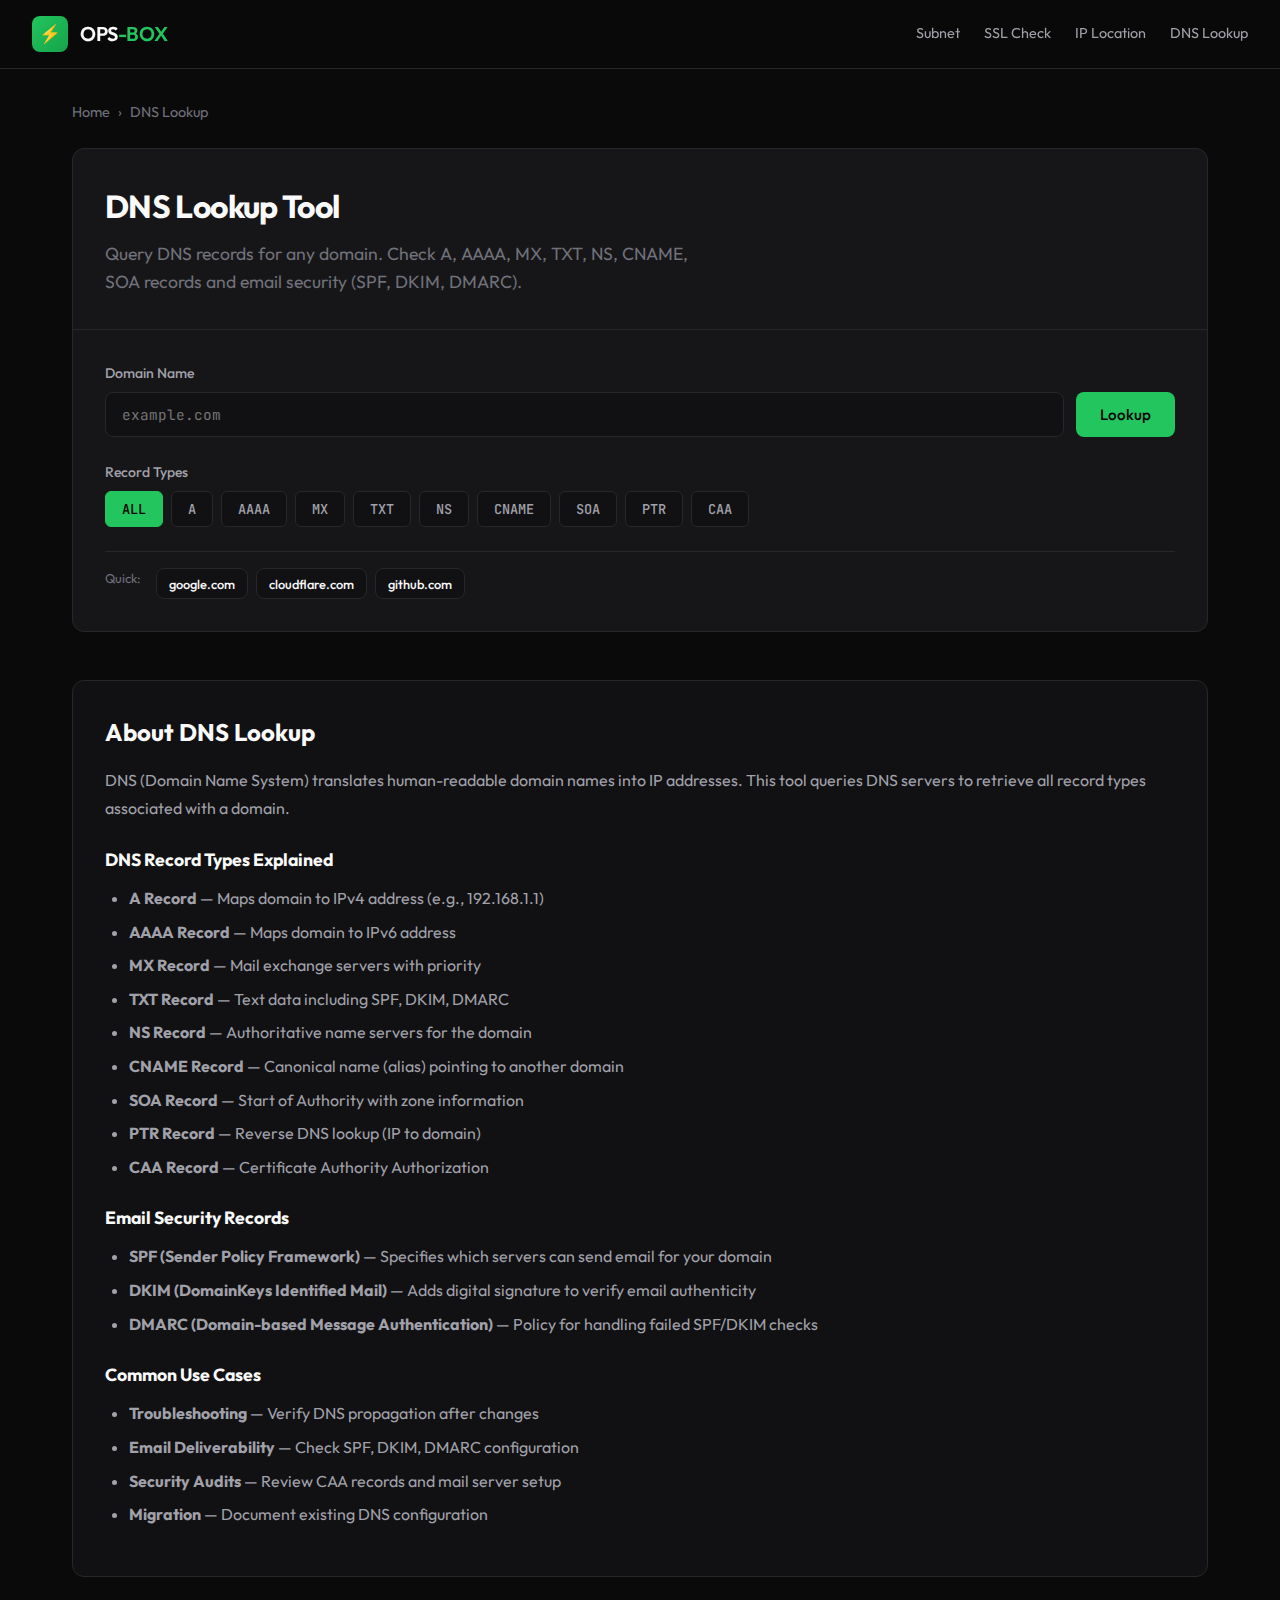
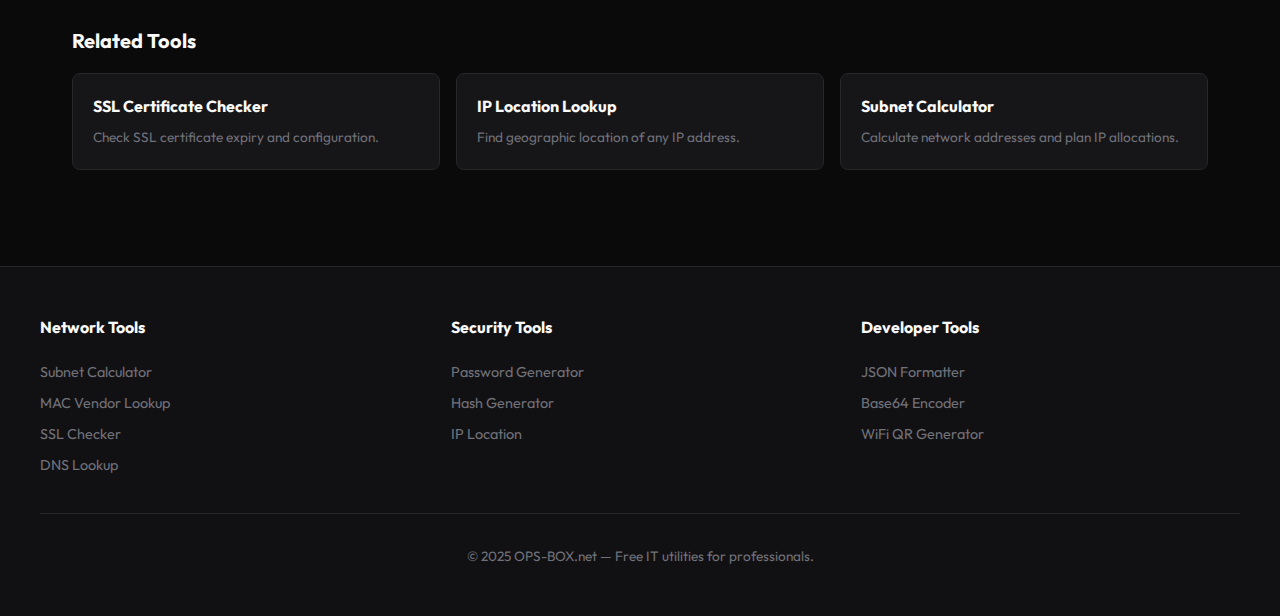
<file: tools/dns-lookup.html>
<!DOCTYPE html>
<html lang="en">
<head>
    <meta charset="UTF-8">
    <meta name="viewport" content="width=device-width, initial-scale=1.0">
    <title>DNS Lookup Tool — Query DNS Records A, MX, TXT, NS, CNAME | OPS-BOX</title>
    <meta name="description" content="Free DNS lookup tool. Query all DNS record types including A, AAAA, MX, TXT, NS, CNAME, SOA, PTR. Check domain DNS configuration, mail servers, SPF, DKIM, and DMARC records.">
    <meta name="keywords" content="DNS lookup, DNS checker, MX record lookup, TXT record, NS lookup, CNAME lookup, SPF checker, DKIM checker, DMARC lookup, domain DNS">
    <meta name="robots" content="index, follow">
    <link rel="canonical" href="https://ops-box.net/tools/dns-lookup.html">
    
    <meta property="og:title" content="DNS Lookup Tool — Query All DNS Record Types">
    <meta property="og:description" content="Look up DNS records for any domain. Check A, MX, TXT, NS, CNAME, SOA records.">
    <meta property="og:type" content="website">
    <meta property="og:url" content="https://ops-box.net/tools/dns-lookup.html">
    
    <link rel="preconnect" href="https://fonts.googleapis.com">
    <link rel="preconnect" href="https://fonts.gstatic.com" crossorigin>
    <link href="https://fonts.googleapis.com/css2?family=JetBrains+Mono:wght@400;500;600&family=Outfit:wght@300;400;500;600;700&display=swap" rel="stylesheet">
    <link rel="stylesheet" href="../css/style.css">
    
    <script type="application/ld+json">
    {
        "@context": "https://schema.org",
        "@type": "WebApplication",
        "name": "DNS Lookup Tool",
        "url": "https://ops-box.net/tools/dns-lookup.html",
        "description": "Query DNS records for any domain - A, AAAA, MX, TXT, NS, CNAME, SOA",
        "applicationCategory": "NetworkingApplication",
        "operatingSystem": "Any",
        "offers": {"@type": "Offer", "price": "0", "priceCurrency": "USD"},
        "featureList": ["A record lookup", "MX record lookup", "TXT record lookup", "NS lookup", "CNAME lookup", "SOA lookup", "SPF/DKIM/DMARC check"]
    }
    </script>
    
    <style>
        .dns-input-section {
            display: flex;
            gap: 0.75rem;
            margin-bottom: 1rem;
        }
        
        .dns-input-section .form-input {
            flex: 1;
            font-family: 'JetBrains Mono', monospace;
        }
        
        .record-type-selector {
            display: flex;
            flex-wrap: wrap;
            gap: 0.5rem;
            margin-bottom: 1.5rem;
        }
        
        .record-type-btn {
            padding: 0.5rem 1rem;
            background: var(--bg-secondary);
            border: 1px solid var(--border);
            border-radius: 6px;
            color: var(--text-secondary);
            cursor: pointer;
            font-size: 0.85rem;
            font-weight: 500;
            font-family: 'JetBrains Mono', monospace;
            transition: all 0.2s ease;
        }
        
        .record-type-btn:hover {
            background: var(--bg-card);
            color: var(--text-primary);
        }
        
        .record-type-btn.active {
            background: var(--accent);
            color: #000;
            border-color: var(--accent);
        }
        
        .record-type-btn.all {
            background: var(--bg-card);
            border-style: dashed;
        }
        
        .record-type-btn.all.active {
            background: var(--accent);
            border-style: solid;
        }
        
        .dns-results {
            display: none;
            margin-top: 1.5rem;
        }
        
        .dns-section {
            margin-bottom: 1.5rem;
        }
        
        .dns-section-header {
            display: flex;
            align-items: center;
            gap: 0.75rem;
            padding: 0.75rem 1rem;
            background: var(--bg-secondary);
            border: 1px solid var(--border);
            border-radius: 8px 8px 0 0;
            cursor: pointer;
        }
        
        .dns-section-header:hover {
            background: var(--bg-card);
        }
        
        .dns-section-header .icon {
            font-size: 1.1rem;
        }
        
        .dns-section-header .type {
            font-family: 'JetBrains Mono', monospace;
            font-weight: 600;
            color: var(--accent);
        }
        
        .dns-section-header .count {
            margin-left: auto;
            background: var(--bg-card);
            padding: 0.2rem 0.6rem;
            border-radius: 10px;
            font-size: 0.75rem;
            color: var(--text-muted);
        }
        
        .dns-section-header .toggle {
            color: var(--text-muted);
            transition: transform 0.2s;
        }
        
        .dns-section.collapsed .dns-section-header .toggle {
            transform: rotate(-90deg);
        }
        
        .dns-section-content {
            border: 1px solid var(--border);
            border-top: none;
            border-radius: 0 0 8px 8px;
            overflow: hidden;
        }
        
        .dns-section.collapsed .dns-section-content {
            display: none;
        }
        
        .dns-record {
            padding: 0.75rem 1rem;
            border-bottom: 1px solid var(--border);
            font-family: 'JetBrains Mono', monospace;
            font-size: 0.85rem;
            display: flex;
            flex-wrap: wrap;
            gap: 0.5rem;
            align-items: center;
        }
        
        .dns-record:last-child {
            border-bottom: none;
        }
        
        .dns-record:hover {
            background: var(--bg-secondary);
        }
        
        .dns-record .name {
            color: var(--text-muted);
            min-width: 150px;
        }
        
        .dns-record .ttl {
            color: var(--text-muted);
            font-size: 0.75rem;
            background: var(--bg-card);
            padding: 0.15rem 0.5rem;
            border-radius: 4px;
        }
        
        .dns-record .value {
            color: var(--text-primary);
            word-break: break-all;
            flex: 1;
        }
        
        .dns-record .priority {
            color: var(--accent);
            font-weight: 500;
        }
        
        .dns-record .copy-btn {
            background: none;
            border: none;
            color: var(--text-muted);
            cursor: pointer;
            padding: 0.25rem;
            opacity: 0;
            transition: opacity 0.2s;
        }
        
        .dns-record:hover .copy-btn {
            opacity: 1;
        }
        
        .dns-record .copy-btn:hover {
            color: var(--accent);
        }
        
        .dns-empty {
            padding: 1rem;
            color: var(--text-muted);
            font-style: italic;
            text-align: center;
        }
        
        .loading-inline {
            display: none;
            align-items: center;
            gap: 0.5rem;
            padding: 1rem;
            color: var(--text-muted);
        }
        
        .loading-inline.active {
            display: flex;
        }
        
        .spinner-small {
            width: 20px;
            height: 20px;
            border: 2px solid var(--border);
            border-top-color: var(--accent);
            border-radius: 50%;
            animation: spin 1s linear infinite;
        }
        
        @keyframes spin {
            to { transform: rotate(360deg); }
        }
        
        .error-box {
            display: none;
            padding: 1rem;
            background: rgba(239, 68, 68, 0.1);
            border: 1px solid rgba(239, 68, 68, 0.3);
            border-radius: 8px;
            color: #ef4444;
            margin-top: 1rem;
        }
        
        .email-security-summary {
            background: var(--bg-secondary);
            border: 1px solid var(--border);
            border-radius: 8px;
            padding: 1rem;
            margin-bottom: 1.5rem;
        }
        
        .email-security-summary h3 {
            font-size: 0.9rem;
            margin-bottom: 0.75rem;
            display: flex;
            align-items: center;
            gap: 0.5rem;
        }
        
        .security-checks {
            display: grid;
            grid-template-columns: repeat(auto-fit, minmax(150px, 1fr));
            gap: 0.75rem;
        }
        
        .security-check {
            display: flex;
            align-items: center;
            gap: 0.5rem;
            font-size: 0.85rem;
        }
        
        .security-check .status {
            width: 20px;
            height: 20px;
            border-radius: 50%;
            display: flex;
            align-items: center;
            justify-content: center;
            font-size: 0.7rem;
        }
        
        .security-check .status.pass {
            background: rgba(34, 197, 94, 0.2);
            color: var(--accent);
        }
        
        .security-check .status.fail {
            background: rgba(239, 68, 68, 0.2);
            color: #ef4444;
        }
        
        .security-check .status.warn {
            background: rgba(251, 191, 36, 0.2);
            color: #fbbf24;
        }
        
        .export-section {
            margin-top: 1.5rem;
            padding: 1rem;
            background: var(--bg-secondary);
            border: 1px solid var(--border);
            border-radius: 8px;
        }
        
        .export-section textarea {
            width: 100%;
            min-height: 150px;
            background: var(--bg-card);
            border: 1px solid var(--border);
            border-radius: 6px;
            padding: 0.75rem;
            font-family: 'JetBrains Mono', monospace;
            font-size: 0.75rem;
            color: var(--text-primary);
            resize: vertical;
            margin-top: 0.5rem;
        }
        
        .quick-actions {
            display: flex;
            flex-wrap: wrap;
            gap: 0.5rem;
            margin-top: 1rem;
            padding-top: 1rem;
            border-top: 1px solid var(--border);
        }
        
        .quick-actions .btn {
            font-size: 0.8rem;
            padding: 0.4rem 0.75rem;
        }
    </style>
</head>
<body>
    <header>
        <div class="header-content">
            <a href="/" class="logo">
                <div class="logo-icon">⚡</div>
                <div class="logo-text">OPS<span>-BOX</span></div>
            </a>
            <nav class="header-nav">
                <a href="/tools/subnet-calculator.html">Subnet</a>
                <a href="/tools/ssl-checker.html">SSL Check</a>
                <a href="/tools/ip-location.html">IP Location</a>
                <a href="/tools/dns-lookup.html">DNS Lookup</a>
            </nav>
        </div>
    </header>

    <main>
        <nav class="breadcrumb">
            <a href="/">Home</a><span>›</span><span class="breadcrumb-current">DNS Lookup</span>
        </nav>

        <div class="tool-container">
            <div class="tool-header">
                <h1 class="tool-title">DNS Lookup Tool</h1>
                <p class="tool-description">Query DNS records for any domain. Check A, AAAA, MX, TXT, NS, CNAME, SOA records and email security (SPF, DKIM, DMARC).</p>
            </div>
            
            <div class="tool-content">
                <div class="form-group">
                    <label class="form-label">Domain Name</label>
                    <div class="dns-input-section">
                        <input type="text" class="form-input" id="domainInput" placeholder="example.com">
                        <button class="btn btn-primary" onclick="lookupDNS()">Lookup</button>
                    </div>
                </div>
                
                <div class="form-group">
                    <label class="form-label">Record Types</label>
                    <div class="record-type-selector">
                        <button class="record-type-btn all active" onclick="toggleRecordType(this, 'ALL')">ALL</button>
                        <button class="record-type-btn" onclick="toggleRecordType(this, 'A')">A</button>
                        <button class="record-type-btn" onclick="toggleRecordType(this, 'AAAA')">AAAA</button>
                        <button class="record-type-btn" onclick="toggleRecordType(this, 'MX')">MX</button>
                        <button class="record-type-btn" onclick="toggleRecordType(this, 'TXT')">TXT</button>
                        <button class="record-type-btn" onclick="toggleRecordType(this, 'NS')">NS</button>
                        <button class="record-type-btn" onclick="toggleRecordType(this, 'CNAME')">CNAME</button>
                        <button class="record-type-btn" onclick="toggleRecordType(this, 'SOA')">SOA</button>
                        <button class="record-type-btn" onclick="toggleRecordType(this, 'PTR')">PTR</button>
                        <button class="record-type-btn" onclick="toggleRecordType(this, 'CAA')">CAA</button>
                    </div>
                </div>
                
                <div class="quick-actions">
                    <span style="color: var(--text-muted); font-size: 0.8rem; margin-right: 0.5rem;">Quick:</span>
                    <button class="btn btn-secondary" onclick="quickLookup('google.com')">google.com</button>
                    <button class="btn btn-secondary" onclick="quickLookup('cloudflare.com')">cloudflare.com</button>
                    <button class="btn btn-secondary" onclick="quickLookup('github.com')">github.com</button>
                </div>
                
                <div class="loading-inline" id="loading">
                    <div class="spinner-small"></div>
                    <span>Querying DNS records...</span>
                </div>
                
                <div class="error-box" id="errorBox"></div>
                
                <div class="dns-results" id="dnsResults">
                    <!-- Email Security Summary -->
                    <div class="email-security-summary" id="emailSecurity" style="display: none;">
                        <h3>📧 Email Security</h3>
                        <div class="security-checks">
                            <div class="security-check">
                                <span class="status" id="spfStatus">?</span>
                                <span>SPF Record</span>
                            </div>
                            <div class="security-check">
                                <span class="status" id="dkimStatus">?</span>
                                <span>DKIM</span>
                            </div>
                            <div class="security-check">
                                <span class="status" id="dmarcStatus">?</span>
                                <span>DMARC</span>
                            </div>
                            <div class="security-check">
                                <span class="status" id="mxStatus">?</span>
                                <span>MX Records</span>
                            </div>
                        </div>
                    </div>
                    
                    <!-- DNS Records will be inserted here -->
                    <div id="recordsContainer"></div>
                    
                    <!-- Export Section -->
                    <div class="export-section">
                        <label class="form-label">Export Results</label>
                        <textarea id="exportText" readonly onclick="copyExport()"></textarea>
                        <div class="btn-group" style="margin-top: 0.5rem;">
                            <button class="btn btn-secondary" onclick="copyExport()">Copy All</button>
                            <button class="btn btn-secondary" onclick="downloadExport()">Download TXT</button>
                        </div>
                    </div>
                </div>
            </div>
        </div>

        <section class="seo-content">
            <h2>About DNS Lookup</h2>
            <p>DNS (Domain Name System) translates human-readable domain names into IP addresses. This tool queries DNS servers to retrieve all record types associated with a domain.</p>
            
            <h3>DNS Record Types Explained</h3>
            <ul>
                <li><strong>A Record</strong> — Maps domain to IPv4 address (e.g., 192.168.1.1)</li>
                <li><strong>AAAA Record</strong> — Maps domain to IPv6 address</li>
                <li><strong>MX Record</strong> — Mail exchange servers with priority</li>
                <li><strong>TXT Record</strong> — Text data including SPF, DKIM, DMARC</li>
                <li><strong>NS Record</strong> — Authoritative name servers for the domain</li>
                <li><strong>CNAME Record</strong> — Canonical name (alias) pointing to another domain</li>
                <li><strong>SOA Record</strong> — Start of Authority with zone information</li>
                <li><strong>PTR Record</strong> — Reverse DNS lookup (IP to domain)</li>
                <li><strong>CAA Record</strong> — Certificate Authority Authorization</li>
            </ul>
            
            <h3>Email Security Records</h3>
            <ul>
                <li><strong>SPF (Sender Policy Framework)</strong> — Specifies which servers can send email for your domain</li>
                <li><strong>DKIM (DomainKeys Identified Mail)</strong> — Adds digital signature to verify email authenticity</li>
                <li><strong>DMARC (Domain-based Message Authentication)</strong> — Policy for handling failed SPF/DKIM checks</li>
            </ul>
            
            <h3>Common Use Cases</h3>
            <ul>
                <li><strong>Troubleshooting</strong> — Verify DNS propagation after changes</li>
                <li><strong>Email Deliverability</strong> — Check SPF, DKIM, DMARC configuration</li>
                <li><strong>Security Audits</strong> — Review CAA records and mail server setup</li>
                <li><strong>Migration</strong> — Document existing DNS configuration</li>
            </ul>
        </section>

        <section class="related-tools">
            <h2>Related Tools</h2>
            <div class="related-grid">
                <a href="/tools/ssl-checker.html" class="related-card">
                    <h3>SSL Certificate Checker</h3>
                    <p>Check SSL certificate expiry and configuration.</p>
                </a>
                <a href="/tools/ip-location.html" class="related-card">
                    <h3>IP Location Lookup</h3>
                    <p>Find geographic location of any IP address.</p>
                </a>
                <a href="/tools/subnet-calculator.html" class="related-card">
                    <h3>Subnet Calculator</h3>
                    <p>Calculate network addresses and plan IP allocations.</p>
                </a>
            </div>
        </section>
    </main>

    <footer>
        <div class="footer-content">
            <div class="footer-section">
                <h3>Network Tools</h3>
                <a href="/tools/subnet-calculator.html">Subnet Calculator</a>
                <a href="/tools/mac-vendor-lookup.html">MAC Vendor Lookup</a>
                <a href="/tools/ssl-checker.html">SSL Checker</a>
                <a href="/tools/dns-lookup.html">DNS Lookup</a>
            </div>
            <div class="footer-section">
                <h3>Security Tools</h3>
                <a href="/tools/password-generator.html">Password Generator</a>
                <a href="/tools/hash-generator.html">Hash Generator</a>
                <a href="/tools/ip-location.html">IP Location</a>
            </div>
            <div class="footer-section">
                <h3>Developer Tools</h3>
                <a href="/tools/json-formatter.html">JSON Formatter</a>
                <a href="/tools/base64-encoder.html">Base64 Encoder</a>
                <a href="/tools/wifi-qr-generator.html">WiFi QR Generator</a>
            </div>
        </div>
        <div class="footer-bottom">
            <p>&copy; 2025 OPS-BOX.net — Free IT utilities for professionals.</p>
        </div>
    </footer>

    <div class="toast" id="toast">Copied to clipboard!</div>

    <script src="../js/common.js"></script>
    <script>
        // Using Cloudflare DNS over HTTPS (DoH) - free, no API key, CORS enabled
        const DNS_API = 'https://cloudflare-dns.com/dns-query';
        
        let selectedTypes = ['ALL'];
        let allRecords = {};
        let currentDomain = '';
        
        const recordTypes = ['A', 'AAAA', 'MX', 'TXT', 'NS', 'CNAME', 'SOA', 'PTR', 'CAA'];
        
        const recordIcons = {
            'A': '🌐',
            'AAAA': '🌐',
            'MX': '📧',
            'TXT': '📝',
            'NS': '🖥️',
            'CNAME': '🔗',
            'SOA': '📋',
            'PTR': '↩️',
            'CAA': '🔒'
        };
        
        function toggleRecordType(btn, type) {
            if (type === 'ALL') {
                selectedTypes = ['ALL'];
                document.querySelectorAll('.record-type-btn').forEach(b => b.classList.remove('active'));
                btn.classList.add('active');
            } else {
                // Remove ALL if selecting specific type
                const allBtn = document.querySelector('.record-type-btn.all');
                allBtn.classList.remove('active');
                selectedTypes = selectedTypes.filter(t => t !== 'ALL');
                
                if (btn.classList.contains('active')) {
                    btn.classList.remove('active');
                    selectedTypes = selectedTypes.filter(t => t !== type);
                    if (selectedTypes.length === 0) {
                        selectedTypes = ['ALL'];
                        allBtn.classList.add('active');
                    }
                } else {
                    btn.classList.add('active');
                    selectedTypes.push(type);
                }
            }
        }
        
        function quickLookup(domain) {
            document.getElementById('domainInput').value = domain;
            lookupDNS();
        }
        
        function cleanDomain(input) {
            let domain = input.trim().toLowerCase();
            domain = domain.replace(/^https?:\/\//, '');
            domain = domain.replace(/\/.*$/, '');
            domain = domain.replace(/^www\./, '');
            return domain;
        }
        
        async function queryDNS(domain, type) {
            try {
                const response = await fetch(`${DNS_API}?name=${encodeURIComponent(domain)}&type=${type}`, {
                    headers: {
                        'Accept': 'application/dns-json'
                    }
                });
                
                if (!response.ok) throw new Error('DNS query failed');
                
                const data = await response.json();
                return data.Answer || [];
            } catch (e) {
                console.error(`Error querying ${type} for ${domain}:`, e);
                return [];
            }
        }
        
        async function lookupDNS() {
            const input = document.getElementById('domainInput').value.trim();
            if (!input) {
                alert('Please enter a domain name');
                return;
            }
            
            const domain = cleanDomain(input);
            currentDomain = domain;
            
            document.getElementById('loading').classList.add('active');
            document.getElementById('dnsResults').style.display = 'none';
            document.getElementById('errorBox').style.display = 'none';
            
            allRecords = {};
            
            try {
                const typesToQuery = selectedTypes.includes('ALL') ? recordTypes : selectedTypes;
                
                // Query all selected record types in parallel
                const promises = typesToQuery.map(type => 
                    queryDNS(domain, type).then(records => ({ type, records }))
                );
                
                const results = await Promise.all(promises);
                
                results.forEach(({ type, records }) => {
                    if (records.length > 0) {
                        allRecords[type] = records;
                    }
                });
                
                // Also check for DMARC
                const dmarcRecords = await queryDNS(`_dmarc.${domain}`, 'TXT');
                if (dmarcRecords.length > 0) {
                    allRecords['DMARC'] = dmarcRecords;
                }
                
                document.getElementById('loading').classList.remove('active');
                
                if (Object.keys(allRecords).length === 0) {
                    document.getElementById('errorBox').textContent = 'No DNS records found for this domain';
                    document.getElementById('errorBox').style.display = 'block';
                    return;
                }
                
                displayResults();
                
            } catch (error) {
                document.getElementById('loading').classList.remove('active');
                document.getElementById('errorBox').textContent = 'Error: ' + error.message;
                document.getElementById('errorBox').style.display = 'block';
            }
        }
        
        function displayResults() {
            document.getElementById('dnsResults').style.display = 'block';
            
            // Email security summary
            updateEmailSecurity();
            
            // Build records HTML
            const container = document.getElementById('recordsContainer');
            container.innerHTML = '';
            
            const typeOrder = ['A', 'AAAA', 'CNAME', 'MX', 'TXT', 'DMARC', 'NS', 'SOA', 'CAA', 'PTR'];
            
            typeOrder.forEach(type => {
                if (allRecords[type] && allRecords[type].length > 0) {
                    container.appendChild(createRecordSection(type, allRecords[type]));
                }
            });
            
            // Export text
            updateExportText();
        }
        
        function createRecordSection(type, records) {
            const section = document.createElement('div');
            section.className = 'dns-section';
            
            const icon = recordIcons[type] || '📄';
            
            section.innerHTML = `
                <div class="dns-section-header" onclick="toggleSection(this)">
                    <span class="icon">${icon}</span>
                    <span class="type">${type}</span>
                    <span class="count">${records.length} record${records.length > 1 ? 's' : ''}</span>
                    <span class="toggle">▼</span>
                </div>
                <div class="dns-section-content">
                    ${records.map(r => createRecordRow(type, r)).join('')}
                </div>
            `;
            
            return section;
        }
        
        function createRecordRow(type, record) {
            const value = record.data || '';
            const ttl = record.TTL || 0;
            const name = record.name || '';
            
            let displayValue = value;
            let extra = '';
            
            // Format based on type
            if (type === 'MX') {
                const parts = value.split(' ');
                if (parts.length >= 2) {
                    extra = `<span class="priority">Priority: ${parts[0]}</span>`;
                    displayValue = parts.slice(1).join(' ');
                }
            } else if (type === 'SOA') {
                // SOA has multiple parts
                displayValue = value.replace(/\s+/g, ' ');
            } else if (type === 'TXT' || type === 'DMARC') {
                // Remove surrounding quotes if present
                displayValue = value.replace(/^"|"$/g, '');
            }
            
            return `
                <div class="dns-record">
                    <span class="name">${name}</span>
                    <span class="ttl">TTL: ${formatTTL(ttl)}</span>
                    ${extra}
                    <span class="value">${escapeHtml(displayValue)}</span>
                    <button class="copy-btn" onclick="copyRecord('${escapeHtml(value)}')" title="Copy">📋</button>
                </div>
            `;
        }
        
        function formatTTL(seconds) {
            if (seconds < 60) return `${seconds}s`;
            if (seconds < 3600) return `${Math.floor(seconds / 60)}m`;
            if (seconds < 86400) return `${Math.floor(seconds / 3600)}h`;
            return `${Math.floor(seconds / 86400)}d`;
        }
        
        function escapeHtml(text) {
            const div = document.createElement('div');
            div.textContent = text;
            return div.innerHTML;
        }
        
        function toggleSection(header) {
            header.parentElement.classList.toggle('collapsed');
        }
        
        function updateEmailSecurity() {
            const emailSection = document.getElementById('emailSecurity');
            
            // Check if we have email-related records
            const hasMX = allRecords['MX'] && allRecords['MX'].length > 0;
            const txtRecords = allRecords['TXT'] || [];
            
            const spf = txtRecords.find(r => r.data && r.data.includes('v=spf1'));
            const dmarc = allRecords['DMARC'] && allRecords['DMARC'].length > 0;
            const dkim = txtRecords.find(r => r.data && r.data.includes('v=DKIM1'));
            
            if (hasMX || spf || dmarc) {
                emailSection.style.display = 'block';
                
                // SPF
                const spfStatus = document.getElementById('spfStatus');
                if (spf) {
                    spfStatus.className = 'status pass';
                    spfStatus.textContent = '✓';
                } else {
                    spfStatus.className = 'status fail';
                    spfStatus.textContent = '✗';
                }
                
                // DKIM (hard to detect without knowing selector)
                const dkimStatus = document.getElementById('dkimStatus');
                dkimStatus.className = 'status warn';
                dkimStatus.textContent = '?';
                
                // DMARC
                const dmarcStatus = document.getElementById('dmarcStatus');
                if (dmarc) {
                    dmarcStatus.className = 'status pass';
                    dmarcStatus.textContent = '✓';
                } else {
                    dmarcStatus.className = 'status fail';
                    dmarcStatus.textContent = '✗';
                }
                
                // MX
                const mxStatus = document.getElementById('mxStatus');
                if (hasMX) {
                    mxStatus.className = 'status pass';
                    mxStatus.textContent = '✓';
                } else {
                    mxStatus.className = 'status fail';
                    mxStatus.textContent = '✗';
                }
            } else {
                emailSection.style.display = 'none';
            }
        }
        
        function updateExportText() {
            let text = `DNS Records for ${currentDomain}\n`;
            text += `Queried: ${new Date().toISOString()}\n`;
            text += '='.repeat(50) + '\n\n';
            
            const typeOrder = ['A', 'AAAA', 'CNAME', 'MX', 'TXT', 'DMARC', 'NS', 'SOA', 'CAA', 'PTR'];
            
            typeOrder.forEach(type => {
                if (allRecords[type] && allRecords[type].length > 0) {
                    text += `[${type} Records]\n`;
                    allRecords[type].forEach(r => {
                        text += `  ${r.name}  ${r.TTL}  ${type}  ${r.data}\n`;
                    });
                    text += '\n';
                }
            });
            
            text += '\nGenerated by OPS-BOX.net';
            
            document.getElementById('exportText').value = text;
        }
        
        function copyRecord(value) {
            navigator.clipboard.writeText(value.replace(/^"|"$/g, ''));
            showToast('Copied!');
        }
        
        function copyExport() {
            const text = document.getElementById('exportText').value;
            navigator.clipboard.writeText(text);
            showToast('All records copied!');
        }
        
        function downloadExport() {
            const text = document.getElementById('exportText').value;
            const blob = new Blob([text], { type: 'text/plain' });
            const link = document.createElement('a');
            link.href = URL.createObjectURL(blob);
            link.download = `dns-${currentDomain}.txt`;
            link.click();
            showToast('Downloaded!');
        }
        
        // Enter key support
        document.getElementById('domainInput').addEventListener('keypress', e => {
            if (e.key === 'Enter') lookupDNS();
        });
    </script>
</body>
</html>
</file>
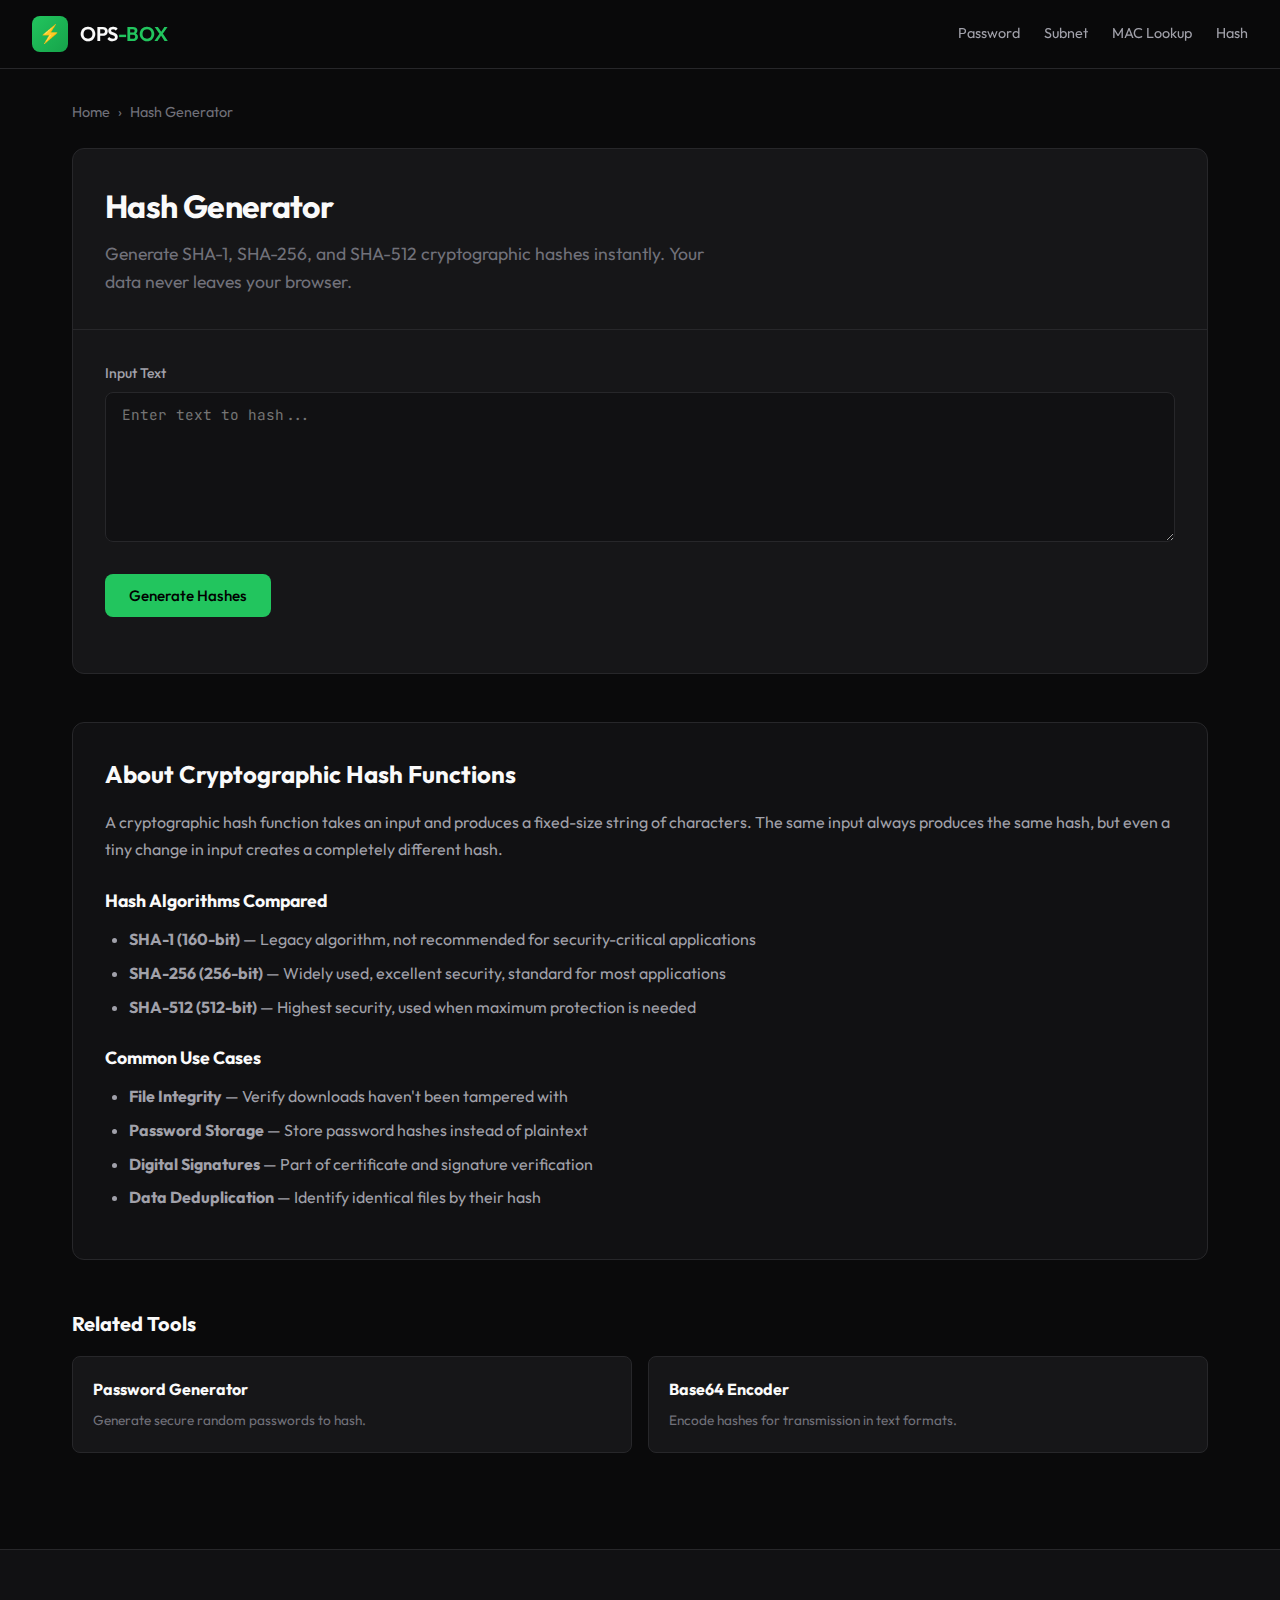
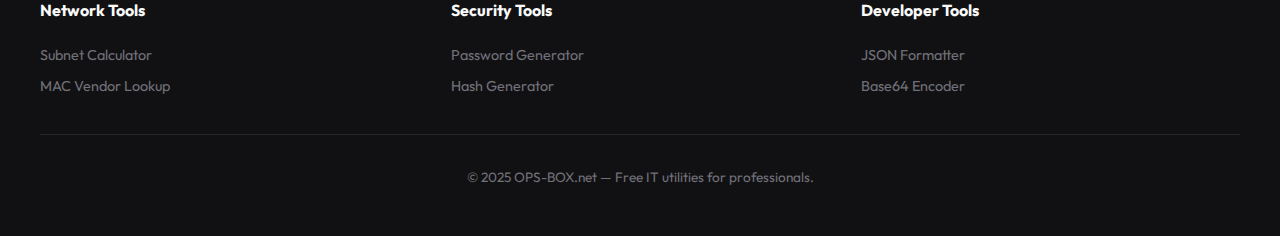
<file: tools/hash-generator.html>
<!DOCTYPE html>
<html lang="en">
<head>
    <meta charset="UTF-8">
    <meta name="viewport" content="width=device-width, initial-scale=1.0">
    <title>Hash Generator — SHA-256, SHA-512, SHA-1 Online | OPS-BOX</title>
    <meta name="description" content="Free online hash generator. Create SHA-256, SHA-512, SHA-1 hashes instantly. Perfect for file integrity verification, password hashing, and checksums. 100% client-side.">
    <meta name="keywords" content="hash generator, SHA-256 generator, SHA-512 hash, SHA-1 online, checksum calculator, hash calculator, file integrity, password hash">
    <meta name="robots" content="index, follow">
    <link rel="canonical" href="https://ops-box.net/tools/hash-generator.html">
    
    <meta property="og:title" content="Hash Generator — SHA-256, SHA-512, SHA-1 Online">
    <meta property="og:description" content="Generate secure hashes instantly. SHA-256, SHA-512, SHA-1 supported.">
    <meta property="og:type" content="website">
    <meta property="og:url" content="https://ops-box.net/tools/hash-generator.html">
    
    <link rel="preconnect" href="https://fonts.googleapis.com">
    <link rel="preconnect" href="https://fonts.gstatic.com" crossorigin>
    <link href="https://fonts.googleapis.com/css2?family=JetBrains+Mono:wght@400;500;600&family=Outfit:wght@300;400;500;600;700&display=swap" rel="stylesheet">
    <link rel="stylesheet" href="../css/style.css">
    
    <script type="application/ld+json">
    {
        "@context": "https://schema.org",
        "@type": "WebApplication",
        "name": "Hash Generator",
        "url": "https://ops-box.net/tools/hash-generator.html",
        "description": "Generate SHA-256, SHA-512, SHA-1 hashes online",
        "applicationCategory": "SecurityApplication",
        "operatingSystem": "Any",
        "offers": {"@type": "Offer", "price": "0", "priceCurrency": "USD"}
    }
    </script>
</head>
<body>
    <header>
        <div class="header-content">
            <a href="/" class="logo">
                <div class="logo-icon">⚡</div>
                <div class="logo-text">OPS<span>-BOX</span></div>
            </a>
            <nav class="header-nav">
                <a href="/tools/password-generator.html">Password</a>
                <a href="/tools/subnet-calculator.html">Subnet</a>
                <a href="/tools/mac-vendor-lookup.html">MAC Lookup</a>
                <a href="/tools/hash-generator.html">Hash</a>
            </nav>
        </div>
    </header>

    <main>
        <nav class="breadcrumb">
            <a href="/">Home</a><span>›</span><span class="breadcrumb-current">Hash Generator</span>
        </nav>

        <div class="tool-container">
            <div class="tool-header">
                <h1 class="tool-title">Hash Generator</h1>
                <p class="tool-description">Generate SHA-1, SHA-256, and SHA-512 cryptographic hashes instantly. Your data never leaves your browser.</p>
            </div>
            <div class="tool-content">
                <div class="form-group">
                    <label class="form-label">Input Text</label>
                    <textarea class="form-textarea" id="hashInput" placeholder="Enter text to hash..."></textarea>
                </div>
                <div class="btn-group">
                    <button class="btn btn-primary" onclick="generateHashes()">Generate Hashes</button>
                </div>
                <div class="hash-results" id="hashResults"></div>
            </div>
        </div>

        <section class="seo-content">
            <h2>About Cryptographic Hash Functions</h2>
            <p>A cryptographic hash function takes an input and produces a fixed-size string of characters. The same input always produces the same hash, but even a tiny change in input creates a completely different hash.</p>
            
            <h3>Hash Algorithms Compared</h3>
            <ul>
                <li><strong>SHA-1 (160-bit)</strong> — Legacy algorithm, not recommended for security-critical applications</li>
                <li><strong>SHA-256 (256-bit)</strong> — Widely used, excellent security, standard for most applications</li>
                <li><strong>SHA-512 (512-bit)</strong> — Highest security, used when maximum protection is needed</li>
            </ul>
            
            <h3>Common Use Cases</h3>
            <ul>
                <li><strong>File Integrity</strong> — Verify downloads haven't been tampered with</li>
                <li><strong>Password Storage</strong> — Store password hashes instead of plaintext</li>
                <li><strong>Digital Signatures</strong> — Part of certificate and signature verification</li>
                <li><strong>Data Deduplication</strong> — Identify identical files by their hash</li>
            </ul>
        </section>

        <section class="related-tools">
            <h2>Related Tools</h2>
            <div class="related-grid">
                <a href="/tools/password-generator.html" class="related-card">
                    <h3>Password Generator</h3>
                    <p>Generate secure random passwords to hash.</p>
                </a>
                <a href="/tools/base64-encoder.html" class="related-card">
                    <h3>Base64 Encoder</h3>
                    <p>Encode hashes for transmission in text formats.</p>
                </a>
            </div>
        </section>
    </main>

    <footer>
        <div class="footer-content">
            <div class="footer-section">
                <h3>Network Tools</h3>
                <a href="/tools/subnet-calculator.html">Subnet Calculator</a>
                <a href="/tools/mac-vendor-lookup.html">MAC Vendor Lookup</a>
            </div>
            <div class="footer-section">
                <h3>Security Tools</h3>
                <a href="/tools/password-generator.html">Password Generator</a>
                <a href="/tools/hash-generator.html">Hash Generator</a>
            </div>
            <div class="footer-section">
                <h3>Developer Tools</h3>
                <a href="/tools/json-formatter.html">JSON Formatter</a>
                <a href="/tools/base64-encoder.html">Base64 Encoder</a>
            </div>
        </div>
        <div class="footer-bottom">
            <p>&copy; 2025 OPS-BOX.net — Free IT utilities for professionals.</p>
        </div>
    </footer>

    <div class="toast" id="toast">Copied to clipboard!</div>

    <script src="../js/common.js"></script>
    <script>
        async function generateHashes() {
            const input = document.getElementById('hashInput').value;
            if (!input) { alert('Enter text to hash'); return; }
            
            const data = new TextEncoder().encode(input);
            const results = document.getElementById('hashResults');
            results.innerHTML = '';
            
            for (const algo of ['SHA-1', 'SHA-256', 'SHA-512']) {
                const buf = await crypto.subtle.digest(algo, data);
                const hash = Array.from(new Uint8Array(buf)).map(b => b.toString(16).padStart(2, '0')).join('');
                results.innerHTML += `
                    <div class="hash-item">
                        <div class="hash-type">
                            <span>${algo}</span>
                            <button class="copy-btn" onclick="navigator.clipboard.writeText('${hash}').then(()=>showToast())">Copy</button>
                        </div>
                        <div class="hash-value">${hash}</div>
                    </div>`;
            }
        }
    </script>
</body>
</html>
</file>
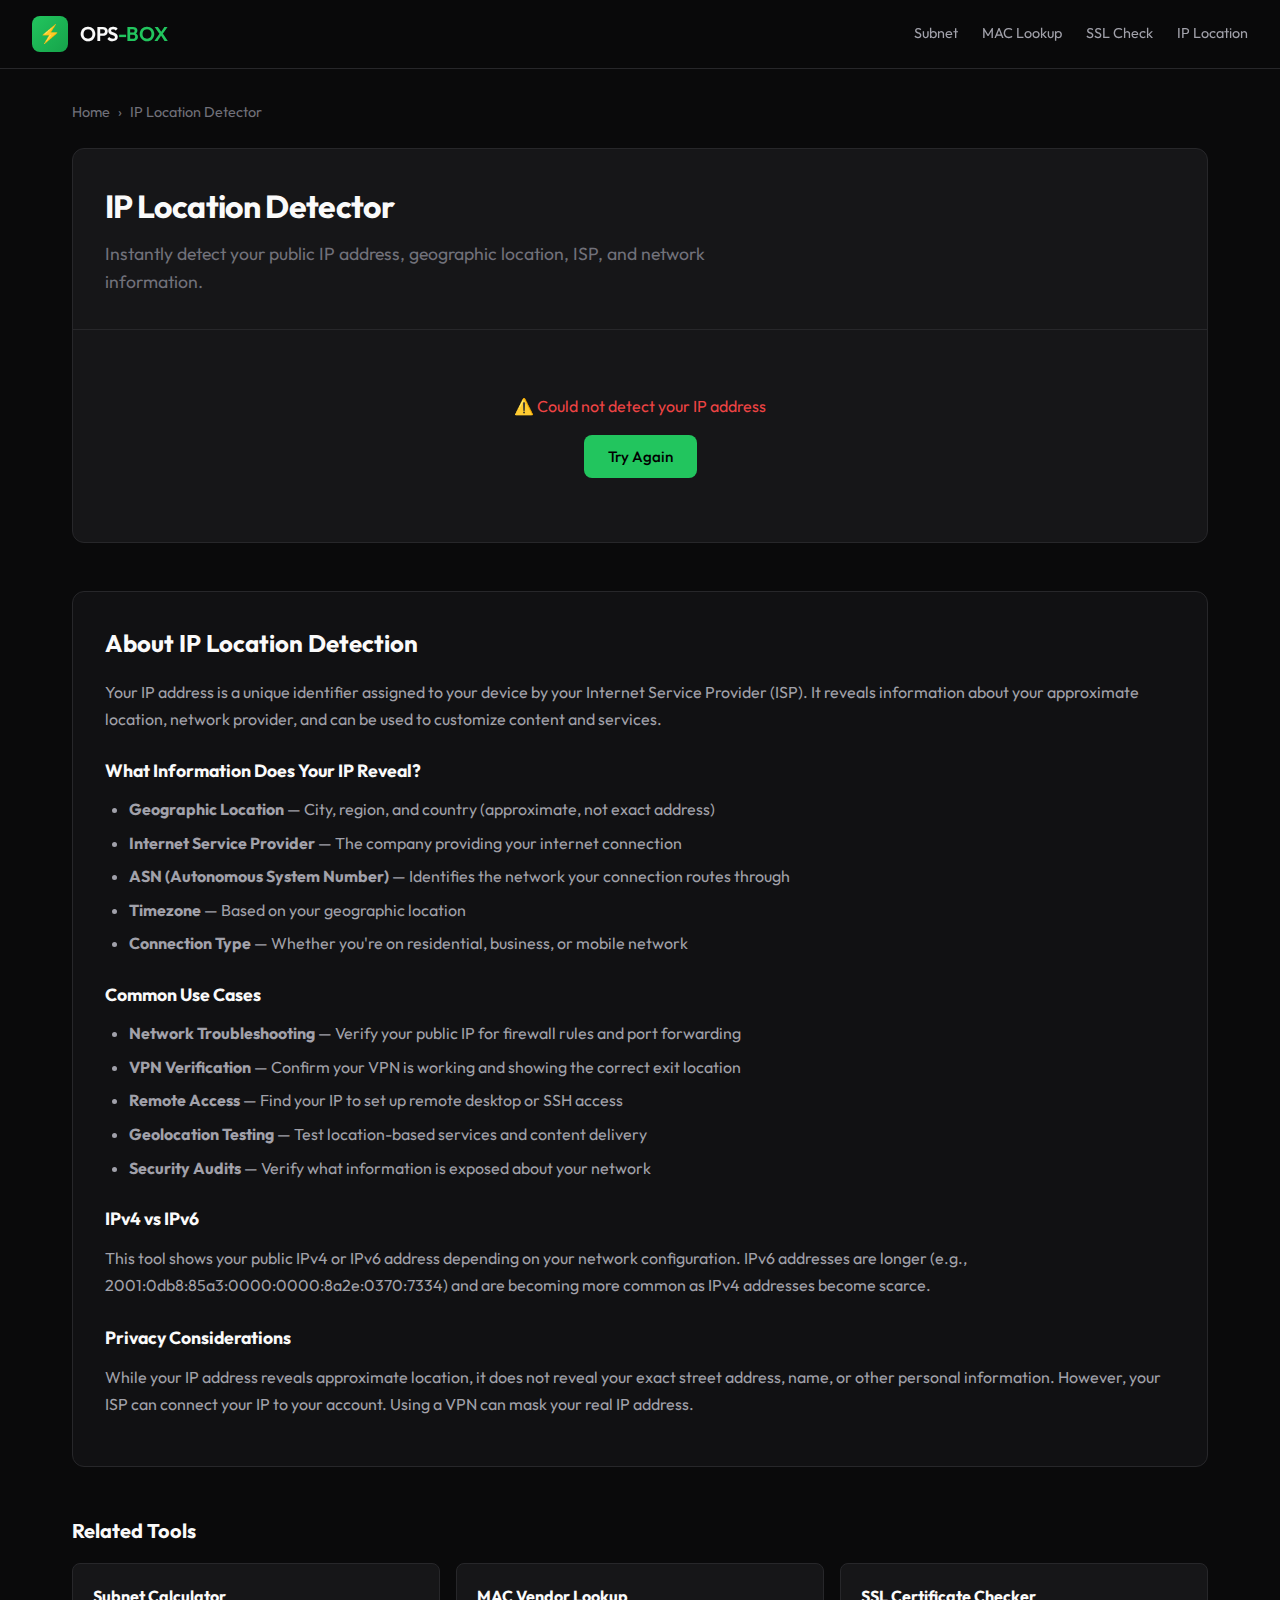
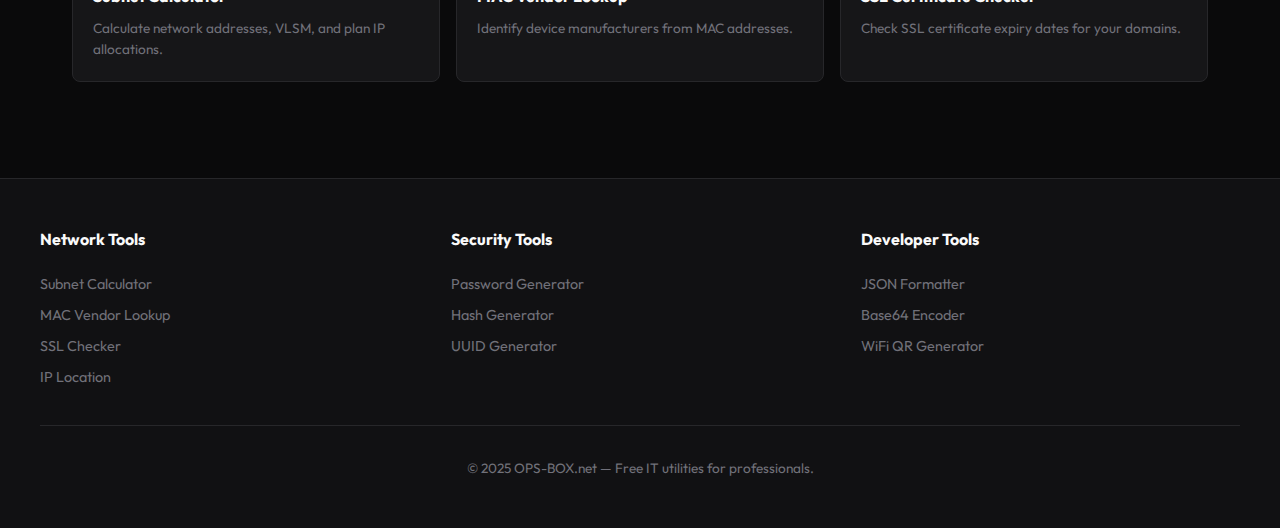
<file: tools/ip-location.html>
<!DOCTYPE html>
<html lang="en">
<head>
    <meta charset="UTF-8">
    <meta name="viewport" content="width=device-width, initial-scale=1.0">
    <title>IP Location Detector — Find Your IP Address & Geolocation | OPS-BOX</title>
    <meta name="description" content="Free IP location detector. Find your public IP address, city, country, ISP, ASN, and timezone instantly. No tracking, 100% privacy-focused IP lookup tool.">
    <meta name="keywords" content="IP location, what is my IP, IP address lookup, IP geolocation, find my IP, IP checker, ASN lookup, ISP lookup">
    <meta name="robots" content="index, follow">
    <link rel="canonical" href="https://ops-box.net/tools/ip-location.html">
    
    <meta property="og:title" content="IP Location Detector — Find Your IP Address & Geolocation">
    <meta property="og:description" content="Find your public IP address, location, ISP, and ASN instantly.">
    <meta property="og:type" content="website">
    <meta property="og:url" content="https://ops-box.net/tools/ip-location.html">
    
    <link rel="preconnect" href="https://fonts.googleapis.com">
    <link rel="preconnect" href="https://fonts.gstatic.com" crossorigin>
    <link href="https://fonts.googleapis.com/css2?family=JetBrains+Mono:wght@400;500;600&family=Outfit:wght@300;400;500;600;700&display=swap" rel="stylesheet">
    <link rel="stylesheet" href="../css/style.css">
    
    <script type="application/ld+json">
    {
        "@context": "https://schema.org",
        "@type": "WebApplication",
        "name": "IP Location Detector",
        "url": "https://ops-box.net/tools/ip-location.html",
        "description": "Find your public IP address, geolocation, ISP, and ASN",
        "applicationCategory": "NetworkingApplication",
        "operatingSystem": "Any",
        "offers": {"@type": "Offer", "price": "0", "priceCurrency": "USD"},
        "featureList": [
            "Public IP detection",
            "City and country lookup",
            "ISP identification",
            "ASN lookup",
            "Timezone detection",
            "GPS coordinates"
        ]
    }
    </script>
    
    <style>
        .ip-hero {
            text-align: center;
            padding: 2rem;
            background: linear-gradient(135deg, var(--bg-secondary) 0%, var(--bg-card) 100%);
            border: 1px solid var(--border);
            border-radius: 12px;
            margin-bottom: 1.5rem;
        }
        
        .ip-address {
            font-family: 'JetBrains Mono', monospace;
            font-size: 2.5rem;
            font-weight: 600;
            color: var(--accent);
            margin: 1rem 0;
            word-break: break-all;
        }
        
        .ip-label {
            font-size: 0.85rem;
            color: var(--text-muted);
            text-transform: uppercase;
            letter-spacing: 0.1em;
        }
        
        .ip-location-text {
            font-size: 1.25rem;
            color: var(--text-primary);
            margin-top: 0.5rem;
        }
        
        .ip-location-text .flag {
            font-size: 1.5rem;
            margin-right: 0.5rem;
        }
        
        .info-grid {
            display: grid;
            grid-template-columns: repeat(auto-fit, minmax(200px, 1fr));
            gap: 1rem;
            margin-top: 1.5rem;
        }
        
        .info-card {
            background: var(--bg-secondary);
            border: 1px solid var(--border);
            border-radius: 10px;
            padding: 1.25rem;
            position: relative;
        }
        
        .info-card .icon {
            font-size: 1.5rem;
            margin-bottom: 0.75rem;
        }
        
        .info-card .label {
            font-size: 0.7rem;
            text-transform: uppercase;
            letter-spacing: 0.05em;
            color: var(--text-muted);
            margin-bottom: 0.5rem;
        }
        
        .info-card .value {
            font-family: 'JetBrains Mono', monospace;
            font-size: 0.95rem;
            color: var(--text-primary);
            word-break: break-all;
        }
        
        .info-card .copy-btn {
            position: absolute;
            top: 0.75rem;
            right: 0.75rem;
            background: none;
            border: none;
            color: var(--text-muted);
            cursor: pointer;
            padding: 0.25rem;
            opacity: 0;
            transition: opacity 0.2s;
            font-size: 0.9rem;
        }
        
        .info-card:hover .copy-btn {
            opacity: 1;
        }
        
        .info-card .copy-btn:hover {
            color: var(--accent);
        }
        
        .map-container {
            margin-top: 1.5rem;
            border-radius: 12px;
            overflow: hidden;
            border: 1px solid var(--border);
            background: var(--bg-secondary);
        }
        
        .map-container iframe {
            width: 100%;
            height: 300px;
            border: none;
        }
        
        .map-placeholder {
            height: 300px;
            display: flex;
            align-items: center;
            justify-content: center;
            color: var(--text-muted);
        }
        
        .loading-state {
            text-align: center;
            padding: 3rem;
        }
        
        .loading-spinner {
            width: 50px;
            height: 50px;
            border: 3px solid var(--border);
            border-top-color: var(--accent);
            border-radius: 50%;
            animation: spin 1s linear infinite;
            margin: 0 auto 1rem;
        }
        
        @keyframes spin {
            to { transform: rotate(360deg); }
        }
        
        .error-state {
            text-align: center;
            padding: 2rem;
            color: #ef4444;
        }
        
        .refresh-btn {
            margin-top: 1rem;
        }
        
        .copy-all-section {
            margin-top: 1.5rem;
            padding: 1rem;
            background: var(--bg-secondary);
            border: 1px solid var(--border);
            border-radius: 8px;
        }
        
        .copy-all-section textarea {
            width: 100%;
            min-height: 120px;
            background: var(--bg-card);
            border: 1px solid var(--border);
            border-radius: 6px;
            padding: 0.75rem;
            font-family: 'JetBrains Mono', monospace;
            font-size: 0.8rem;
            color: var(--text-primary);
            resize: vertical;
            margin-top: 0.75rem;
        }
        
        .privacy-note {
            margin-top: 1.5rem;
            padding: 1rem;
            background: rgba(34, 197, 94, 0.1);
            border: 1px solid rgba(34, 197, 94, 0.2);
            border-radius: 8px;
            font-size: 0.85rem;
            color: var(--text-secondary);
        }
        
        .privacy-note strong {
            color: var(--accent);
        }
    </style>
</head>
<body>
    <header>
        <div class="header-content">
            <a href="/" class="logo">
                <div class="logo-icon">⚡</div>
                <div class="logo-text">OPS<span>-BOX</span></div>
            </a>
            <nav class="header-nav">
                <a href="/tools/subnet-calculator.html">Subnet</a>
                <a href="/tools/mac-vendor-lookup.html">MAC Lookup</a>
                <a href="/tools/ssl-checker.html">SSL Check</a>
                <a href="/tools/ip-location.html">IP Location</a>
            </nav>
        </div>
    </header>

    <main>
        <nav class="breadcrumb">
            <a href="/">Home</a><span>›</span><span class="breadcrumb-current">IP Location Detector</span>
        </nav>

        <div class="tool-container">
            <div class="tool-header">
                <h1 class="tool-title">IP Location Detector</h1>
                <p class="tool-description">Instantly detect your public IP address, geographic location, ISP, and network information.</p>
            </div>
            
            <div class="tool-content">
                <!-- Loading State -->
                <div class="loading-state" id="loadingState">
                    <div class="loading-spinner"></div>
                    <p>Detecting your IP address...</p>
                </div>
                
                <!-- Error State -->
                <div class="error-state" id="errorState" style="display: none;">
                    <p>⚠️ Could not detect your IP address</p>
                    <button class="btn btn-primary refresh-btn" onclick="detectIP()">Try Again</button>
                </div>
                
                <!-- Results -->
                <div id="resultsContainer" style="display: none;">
                    <div class="ip-hero">
                        <div class="ip-label">Your Public IP Address</div>
                        <div class="ip-address" id="ipAddress">—</div>
                        <div class="ip-location-text">
                            <span class="flag" id="countryFlag"></span>
                            <span id="locationText">—</span>
                        </div>
                    </div>
                    
                    <div class="info-grid">
                        <div class="info-card">
                            <button class="copy-btn" onclick="copyField('city')">📋</button>
                            <div class="icon">🏙️</div>
                            <div class="label">City</div>
                            <div class="value" id="city">—</div>
                        </div>
                        <div class="info-card">
                            <button class="copy-btn" onclick="copyField('region')">📋</button>
                            <div class="icon">📍</div>
                            <div class="label">Region / State</div>
                            <div class="value" id="region">—</div>
                        </div>
                        <div class="info-card">
                            <button class="copy-btn" onclick="copyField('country')">📋</button>
                            <div class="icon">🌍</div>
                            <div class="label">Country</div>
                            <div class="value" id="country">—</div>
                        </div>
                        <div class="info-card">
                            <button class="copy-btn" onclick="copyField('timezone')">📋</button>
                            <div class="icon">🕐</div>
                            <div class="label">Timezone</div>
                            <div class="value" id="timezone">—</div>
                        </div>
                        <div class="info-card">
                            <button class="copy-btn" onclick="copyField('isp')">📋</button>
                            <div class="icon">🌐</div>
                            <div class="label">ISP / Organization</div>
                            <div class="value" id="isp">—</div>
                        </div>
                        <div class="info-card">
                            <button class="copy-btn" onclick="copyField('asn')">📋</button>
                            <div class="icon">🔢</div>
                            <div class="label">ASN</div>
                            <div class="value" id="asn">—</div>
                        </div>
                        <div class="info-card">
                            <button class="copy-btn" onclick="copyField('latitude')">📋</button>
                            <div class="icon">📐</div>
                            <div class="label">Latitude</div>
                            <div class="value" id="latitude">—</div>
                        </div>
                        <div class="info-card">
                            <button class="copy-btn" onclick="copyField('longitude')">📋</button>
                            <div class="icon">📐</div>
                            <div class="label">Longitude</div>
                            <div class="value" id="longitude">—</div>
                        </div>
                    </div>
                    
                    <!-- Map -->
                    <div class="map-container" id="mapContainer">
                        <div class="map-placeholder">Loading map...</div>
                    </div>
                    
                    <!-- Copy All Section -->
                    <div class="copy-all-section">
                        <div class="label" style="font-size: 0.8rem; color: var(--text-muted); text-transform: uppercase; letter-spacing: 0.05em;">Full Details (Click to copy)</div>
                        <textarea id="fullDetails" readonly onclick="copyFullDetails()"></textarea>
                        <div class="btn-group" style="margin-top: 0.75rem;">
                            <button class="btn btn-secondary" onclick="copyFullDetails()">Copy All Details</button>
                            <button class="btn btn-secondary" onclick="detectIP()">🔄 Refresh</button>
                        </div>
                    </div>
                    
                    <div class="privacy-note">
                        <strong>🔒 Privacy Note:</strong> This tool detects your IP address using Cloudflare's edge network. We do not store, log, or track your IP address or location data. All processing happens in real-time with no data retention.
                    </div>
                </div>
            </div>
        </div>

        <section class="seo-content">
            <h2>About IP Location Detection</h2>
            <p>Your IP address is a unique identifier assigned to your device by your Internet Service Provider (ISP). It reveals information about your approximate location, network provider, and can be used to customize content and services.</p>
            
            <h3>What Information Does Your IP Reveal?</h3>
            <ul>
                <li><strong>Geographic Location</strong> — City, region, and country (approximate, not exact address)</li>
                <li><strong>Internet Service Provider</strong> — The company providing your internet connection</li>
                <li><strong>ASN (Autonomous System Number)</strong> — Identifies the network your connection routes through</li>
                <li><strong>Timezone</strong> — Based on your geographic location</li>
                <li><strong>Connection Type</strong> — Whether you're on residential, business, or mobile network</li>
            </ul>
            
            <h3>Common Use Cases</h3>
            <ul>
                <li><strong>Network Troubleshooting</strong> — Verify your public IP for firewall rules and port forwarding</li>
                <li><strong>VPN Verification</strong> — Confirm your VPN is working and showing the correct exit location</li>
                <li><strong>Remote Access</strong> — Find your IP to set up remote desktop or SSH access</li>
                <li><strong>Geolocation Testing</strong> — Test location-based services and content delivery</li>
                <li><strong>Security Audits</strong> — Verify what information is exposed about your network</li>
            </ul>
            
            <h3>IPv4 vs IPv6</h3>
            <p>This tool shows your public IPv4 or IPv6 address depending on your network configuration. IPv6 addresses are longer (e.g., 2001:0db8:85a3:0000:0000:8a2e:0370:7334) and are becoming more common as IPv4 addresses become scarce.</p>
            
            <h3>Privacy Considerations</h3>
            <p>While your IP address reveals approximate location, it does not reveal your exact street address, name, or other personal information. However, your ISP can connect your IP to your account. Using a VPN can mask your real IP address.</p>
        </section>

        <section class="related-tools">
            <h2>Related Tools</h2>
            <div class="related-grid">
                <a href="/tools/subnet-calculator.html" class="related-card">
                    <h3>Subnet Calculator</h3>
                    <p>Calculate network addresses, VLSM, and plan IP allocations.</p>
                </a>
                <a href="/tools/mac-vendor-lookup.html" class="related-card">
                    <h3>MAC Vendor Lookup</h3>
                    <p>Identify device manufacturers from MAC addresses.</p>
                </a>
                <a href="/tools/ssl-checker.html" class="related-card">
                    <h3>SSL Certificate Checker</h3>
                    <p>Check SSL certificate expiry dates for your domains.</p>
                </a>
            </div>
        </section>
    </main>

    <footer>
        <div class="footer-content">
            <div class="footer-section">
                <h3>Network Tools</h3>
                <a href="/tools/subnet-calculator.html">Subnet Calculator</a>
                <a href="/tools/mac-vendor-lookup.html">MAC Vendor Lookup</a>
                <a href="/tools/ssl-checker.html">SSL Checker</a>
                <a href="/tools/ip-location.html">IP Location</a>
            </div>
            <div class="footer-section">
                <h3>Security Tools</h3>
                <a href="/tools/password-generator.html">Password Generator</a>
                <a href="/tools/hash-generator.html">Hash Generator</a>
                <a href="/tools/uuid-generator.html">UUID Generator</a>
            </div>
            <div class="footer-section">
                <h3>Developer Tools</h3>
                <a href="/tools/json-formatter.html">JSON Formatter</a>
                <a href="/tools/base64-encoder.html">Base64 Encoder</a>
                <a href="/tools/wifi-qr-generator.html">WiFi QR Generator</a>
            </div>
        </div>
        <div class="footer-bottom">
            <p>&copy; 2025 OPS-BOX.net — Free IT utilities for professionals.</p>
        </div>
    </footer>

    <div class="toast" id="toast">Copied to clipboard!</div>

    <script src="../js/common.js"></script>
    <script>
        const API_URL = 'https://api.ops-box.net/ip';
        let ipData = null;
        
        // Country code to flag emoji
        function countryToFlag(countryCode) {
            if (!countryCode || countryCode.length !== 2) return '🌍';
            const codePoints = countryCode
                .toUpperCase()
                .split('')
                .map(char => 127397 + char.charCodeAt(0));
            return String.fromCodePoint(...codePoints);
        }
        
        async function detectIP() {
            document.getElementById('loadingState').style.display = 'block';
            document.getElementById('errorState').style.display = 'none';
            document.getElementById('resultsContainer').style.display = 'none';
            
            try {
                const response = await fetch(API_URL);
                if (!response.ok) throw new Error('API request failed');
                
                ipData = await response.json();
                displayResults(ipData);
                
            } catch (error) {
                console.error('Error detecting IP:', error);
                document.getElementById('loadingState').style.display = 'none';
                document.getElementById('errorState').style.display = 'block';
            }
        }
        
        function displayResults(data) {
            document.getElementById('loadingState').style.display = 'none';
            document.getElementById('resultsContainer').style.display = 'block';
            
            // Main IP display
            document.getElementById('ipAddress').textContent = data.ip || '—';
            
            // Location text
            const locationParts = [];
            if (data.city) locationParts.push(data.city);
            if (data.region) locationParts.push(data.region);
            if (data.country) locationParts.push(data.country);
            document.getElementById('locationText').textContent = locationParts.join(', ') || 'Unknown Location';
            
            // Country flag
            document.getElementById('countryFlag').textContent = countryToFlag(data.country);
            
            // Info cards
            document.getElementById('city').textContent = data.city || '—';
            document.getElementById('region').textContent = data.region || '—';
            document.getElementById('country').textContent = data.country || '—';
            document.getElementById('timezone').textContent = data.timezone || '—';
            document.getElementById('isp').textContent = data.org || '—';
            document.getElementById('asn').textContent = data.asn ? `AS${data.asn}` : '—';
            document.getElementById('latitude').textContent = data.latitude || '—';
            document.getElementById('longitude').textContent = data.longitude || '—';
            
            // Map
            if (data.latitude && data.longitude) {
                const mapUrl = `https://www.openstreetmap.org/export/embed.html?bbox=${data.longitude - 0.1},${data.latitude - 0.1},${data.longitude + 0.1},${data.latitude + 0.1}&layer=mapnik&marker=${data.latitude},${data.longitude}`;
                document.getElementById('mapContainer').innerHTML = `<iframe src="${mapUrl}" loading="lazy"></iframe>`;
            } else {
                document.getElementById('mapContainer').innerHTML = '<div class="map-placeholder">Map unavailable - coordinates not found</div>';
            }
            
            // Full details textarea
            const details = `IP Address: ${data.ip || '—'}
City: ${data.city || '—'}
Region: ${data.region || '—'}
Country: ${data.country || '—'}
Timezone: ${data.timezone || '—'}
ISP: ${data.org || '—'}
ASN: ${data.asn ? 'AS' + data.asn : '—'}
Latitude: ${data.latitude || '—'}
Longitude: ${data.longitude || '—'}
Coordinates: ${data.latitude && data.longitude ? `${data.latitude}, ${data.longitude}` : '—'}

Detected by OPS-BOX.net`;
            
            document.getElementById('fullDetails').value = details;
        }
        
        function copyField(fieldId) {
            const value = document.getElementById(fieldId).textContent;
            if (value && value !== '—') {
                navigator.clipboard.writeText(value);
                showToast('Copied: ' + value);
            }
        }
        
        function copyFullDetails() {
            const textarea = document.getElementById('fullDetails');
            navigator.clipboard.writeText(textarea.value);
            showToast('All details copied!');
        }
        
        // Auto-detect on page load
        document.addEventListener('DOMContentLoaded', detectIP);
    </script>
</body>
</html>
</file>
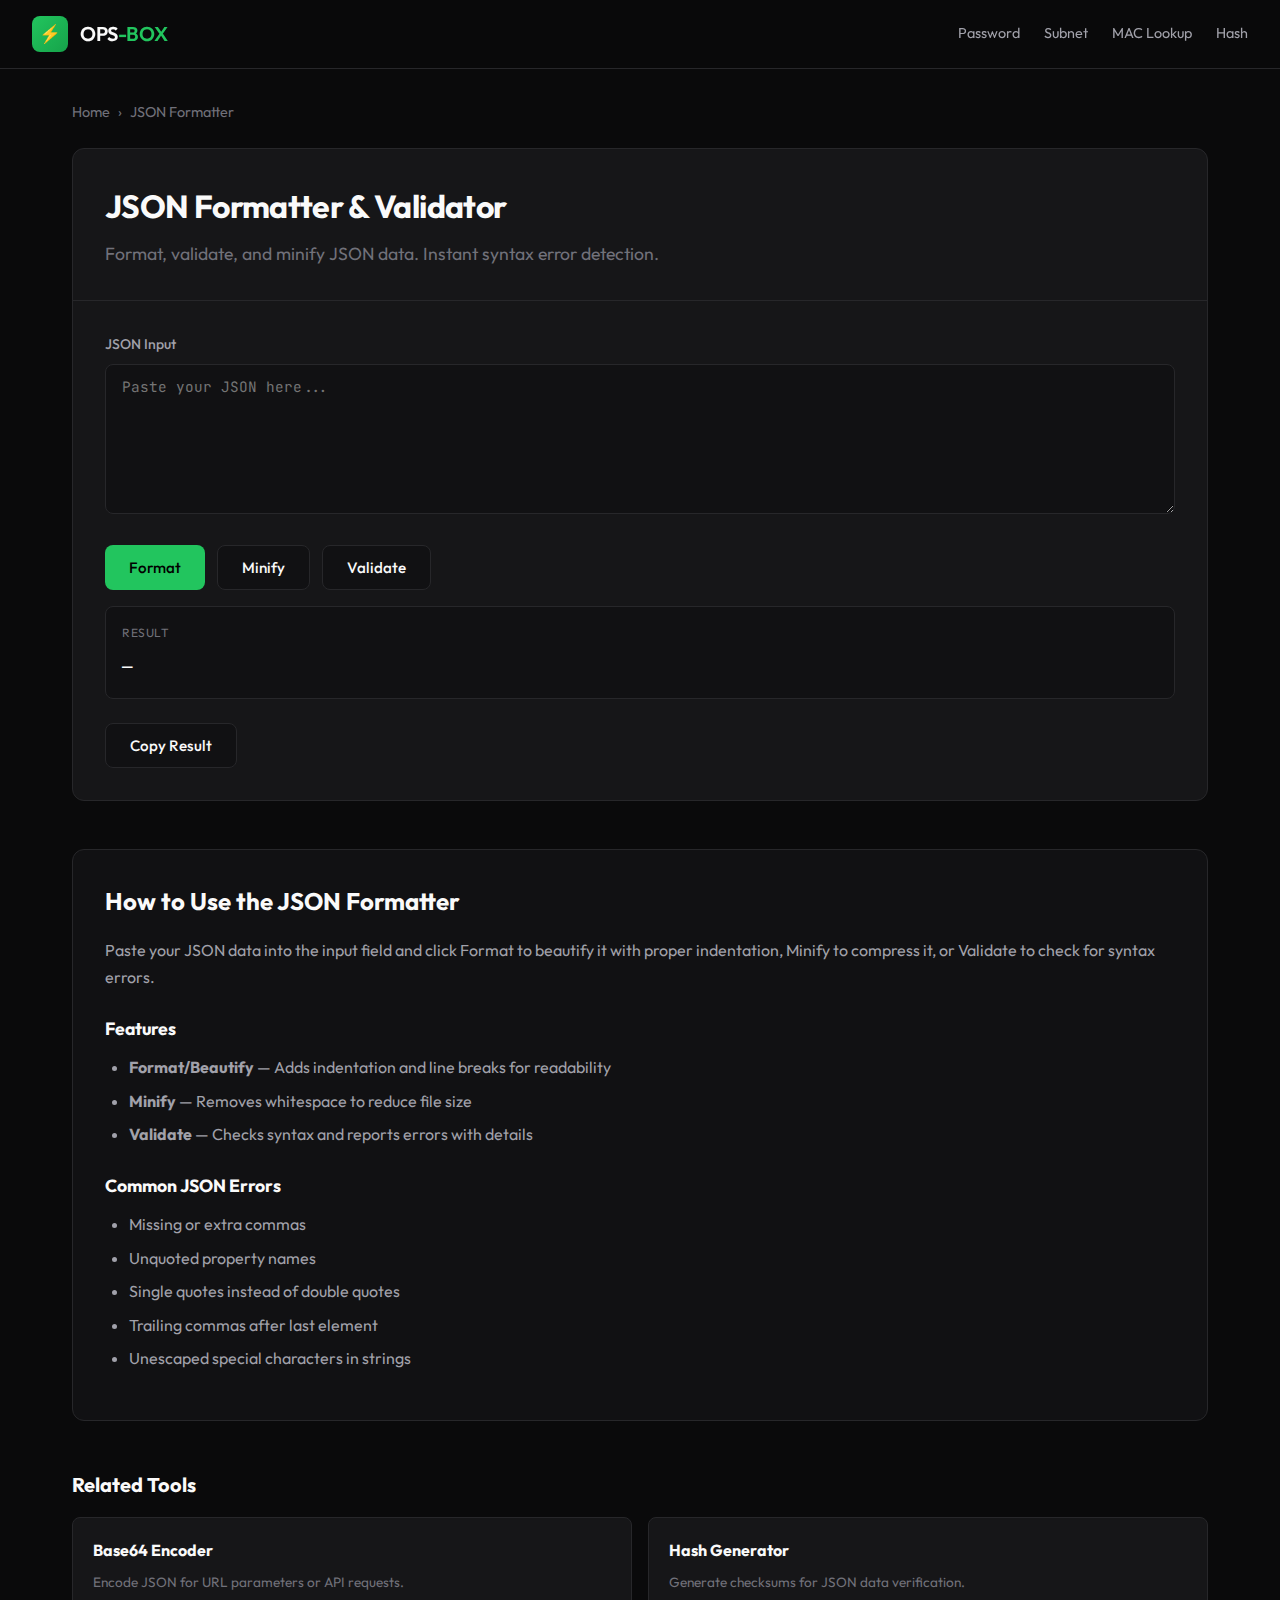
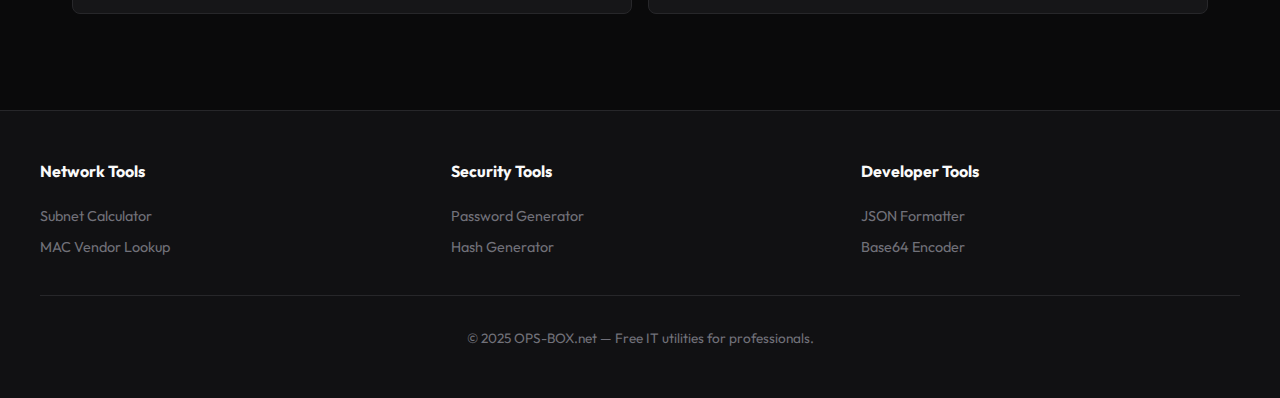
<file: tools/json-formatter.html>
<!DOCTYPE html>
<html lang="en">
<head>
    <meta charset="UTF-8">
    <meta name="viewport" content="width=device-width, initial-scale=1.0">
    <title>JSON Formatter & Validator — Format, Minify, Validate JSON Online | OPS-BOX</title>
    <meta name="description" content="Free online JSON formatter and validator. Beautify, minify, and validate JSON data instantly. Syntax error detection with line numbers. 100% client-side processing.">
    <meta name="keywords" content="JSON formatter, JSON validator, JSON beautifier, JSON minifier, format JSON online, validate JSON, pretty print JSON, JSON parser">
    <meta name="robots" content="index, follow">
    <link rel="canonical" href="https://ops-box.net/tools/json-formatter.html">
    
    <link rel="preconnect" href="https://fonts.googleapis.com">
    <link rel="preconnect" href="https://fonts.gstatic.com" crossorigin>
    <link href="https://fonts.googleapis.com/css2?family=JetBrains+Mono:wght@400;500;600&family=Outfit:wght@300;400;500;600;700&display=swap" rel="stylesheet">
    <link rel="stylesheet" href="../css/style.css">
</head>
<body>
    <header>
        <div class="header-content">
            <a href="/" class="logo">
                <div class="logo-icon">⚡</div>
                <div class="logo-text">OPS<span>-BOX</span></div>
            </a>
            <nav class="header-nav">
                <a href="/tools/password-generator.html">Password</a>
                <a href="/tools/subnet-calculator.html">Subnet</a>
                <a href="/tools/mac-vendor-lookup.html">MAC Lookup</a>
                <a href="/tools/hash-generator.html">Hash</a>
            </nav>
        </div>
    </header>

    <main>
        <nav class="breadcrumb">
            <a href="/">Home</a><span>›</span><span class="breadcrumb-current">JSON Formatter</span>
        </nav>

        <div class="tool-container">
            <div class="tool-header">
                <h1 class="tool-title">JSON Formatter & Validator</h1>
                <p class="tool-description">Format, validate, and minify JSON data. Instant syntax error detection.</p>
            </div>
            <div class="tool-content">
                <div class="form-group">
                    <label class="form-label">JSON Input</label>
                    <textarea class="form-textarea" id="jsonInput" placeholder='Paste your JSON here...'></textarea>
                </div>
                <div class="btn-group">
                    <button class="btn btn-primary" onclick="formatJSON()">Format</button>
                    <button class="btn btn-secondary" onclick="minifyJSON()">Minify</button>
                    <button class="btn btn-secondary" onclick="validateJSON()">Validate</button>
                </div>
                <div class="output-box">
                    <div class="output-label">Result</div>
                    <pre class="output-value text-white" id="jsonResult" style="white-space: pre-wrap;">—</pre>
                </div>
                <div class="btn-group">
                    <button class="btn btn-secondary" onclick="copyToClipboard('jsonResult')">Copy Result</button>
                </div>
            </div>
        </div>

        <section class="seo-content">
            <h2>How to Use the JSON Formatter</h2>
            <p>Paste your JSON data into the input field and click Format to beautify it with proper indentation, Minify to compress it, or Validate to check for syntax errors.</p>
            
            <h3>Features</h3>
            <ul>
                <li><strong>Format/Beautify</strong> — Adds indentation and line breaks for readability</li>
                <li><strong>Minify</strong> — Removes whitespace to reduce file size</li>
                <li><strong>Validate</strong> — Checks syntax and reports errors with details</li>
            </ul>
            
            <h3>Common JSON Errors</h3>
            <ul>
                <li>Missing or extra commas</li>
                <li>Unquoted property names</li>
                <li>Single quotes instead of double quotes</li>
                <li>Trailing commas after last element</li>
                <li>Unescaped special characters in strings</li>
            </ul>
        </section>

        <section class="related-tools">
            <h2>Related Tools</h2>
            <div class="related-grid">
                <a href="/tools/base64-encoder.html" class="related-card">
                    <h3>Base64 Encoder</h3>
                    <p>Encode JSON for URL parameters or API requests.</p>
                </a>
                <a href="/tools/hash-generator.html" class="related-card">
                    <h3>Hash Generator</h3>
                    <p>Generate checksums for JSON data verification.</p>
                </a>
            </div>
        </section>
    </main>

    <footer>
        <div class="footer-content">
            <div class="footer-section">
                <h3>Network Tools</h3>
                <a href="/tools/subnet-calculator.html">Subnet Calculator</a>
                <a href="/tools/mac-vendor-lookup.html">MAC Vendor Lookup</a>
            </div>
            <div class="footer-section">
                <h3>Security Tools</h3>
                <a href="/tools/password-generator.html">Password Generator</a>
                <a href="/tools/hash-generator.html">Hash Generator</a>
            </div>
            <div class="footer-section">
                <h3>Developer Tools</h3>
                <a href="/tools/json-formatter.html">JSON Formatter</a>
                <a href="/tools/base64-encoder.html">Base64 Encoder</a>
            </div>
        </div>
        <div class="footer-bottom">
            <p>&copy; 2025 OPS-BOX.net — Free IT utilities for professionals.</p>
        </div>
    </footer>

    <div class="toast" id="toast">Copied to clipboard!</div>

    <script src="../js/common.js"></script>
    <script>
        function formatJSON() {
            try { 
                document.getElementById('jsonResult').textContent = JSON.stringify(JSON.parse(document.getElementById('jsonInput').value), null, 2); 
            } catch(e) { 
                document.getElementById('jsonResult').textContent = 'Error: ' + e.message; 
            }
        }
        function minifyJSON() {
            try { 
                document.getElementById('jsonResult').textContent = JSON.stringify(JSON.parse(document.getElementById('jsonInput').value)); 
            } catch(e) { 
                document.getElementById('jsonResult').textContent = 'Error: ' + e.message; 
            }
        }
        function validateJSON() {
            try { 
                JSON.parse(document.getElementById('jsonInput').value); 
                document.getElementById('jsonResult').textContent = '✓ Valid JSON'; 
            } catch(e) { 
                document.getElementById('jsonResult').textContent = '✗ Invalid: ' + e.message; 
            }
        }
    </script>
</body>
</html>
</file>
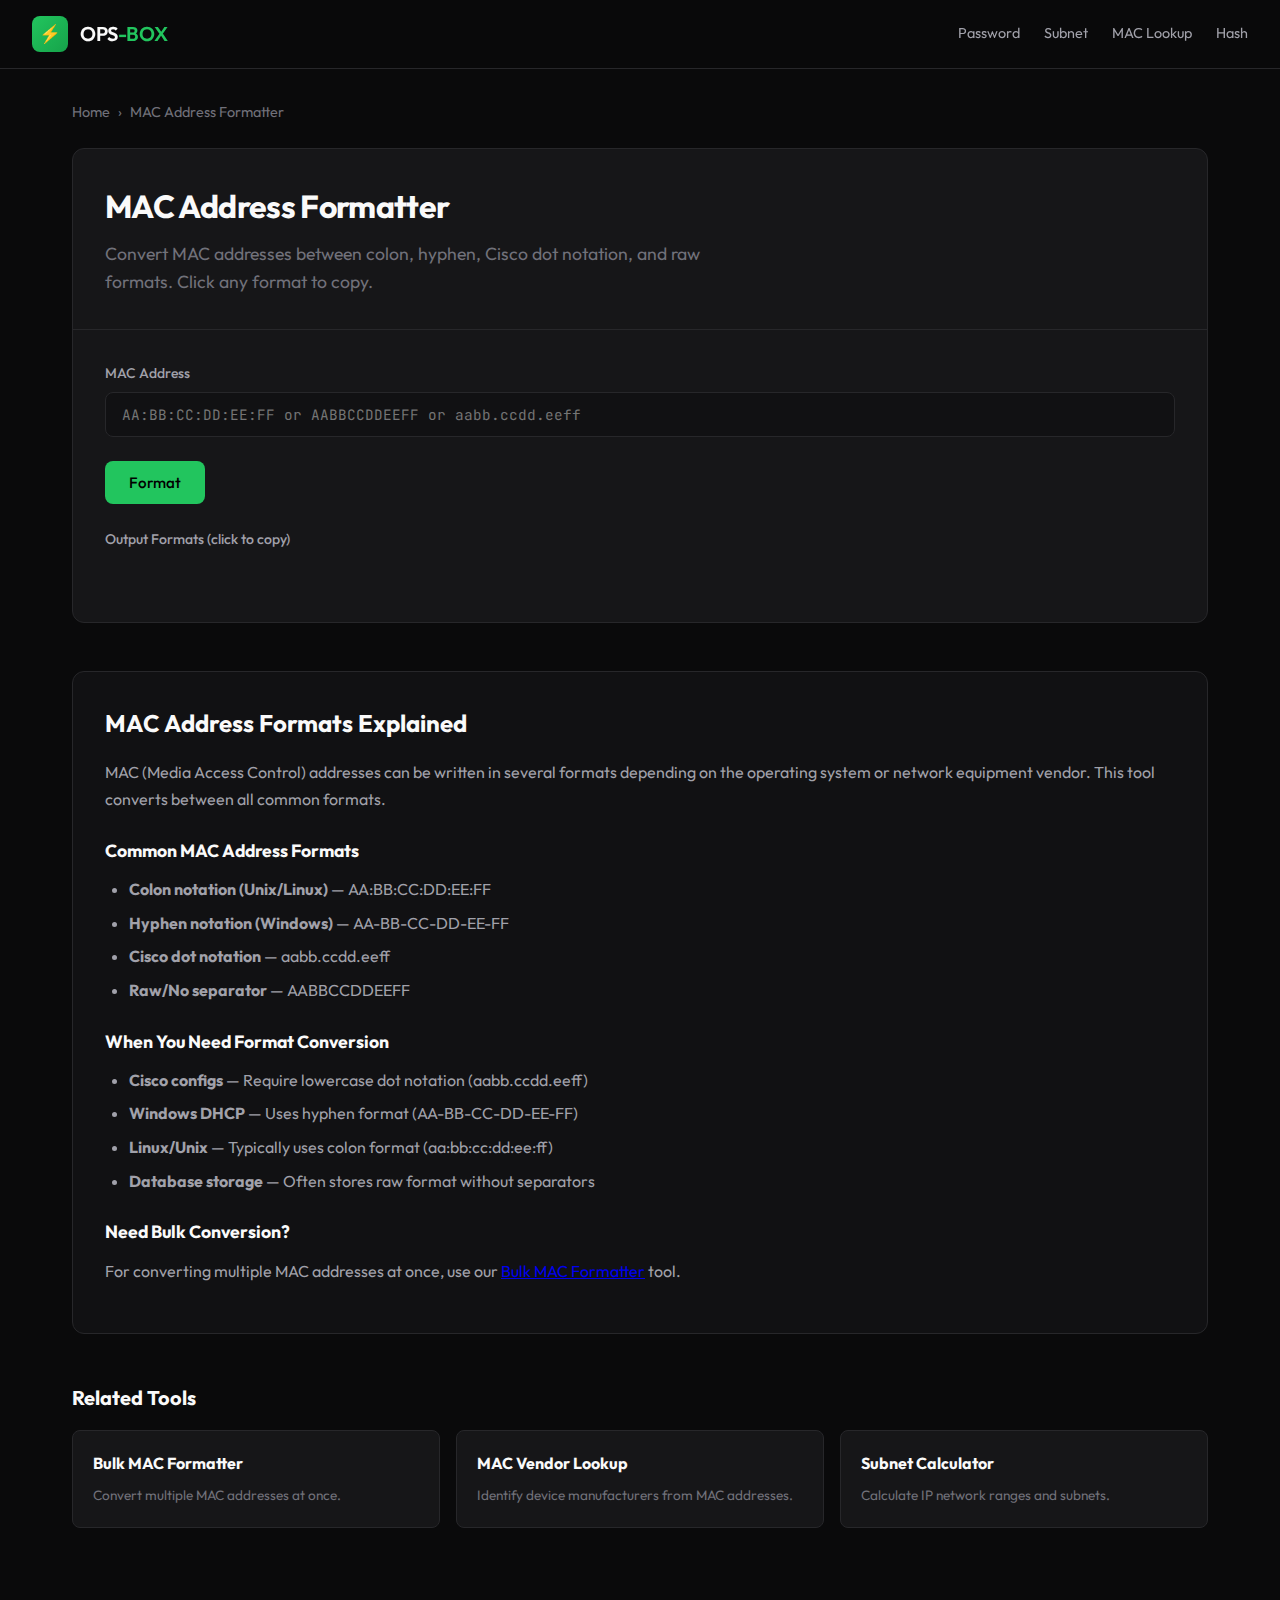
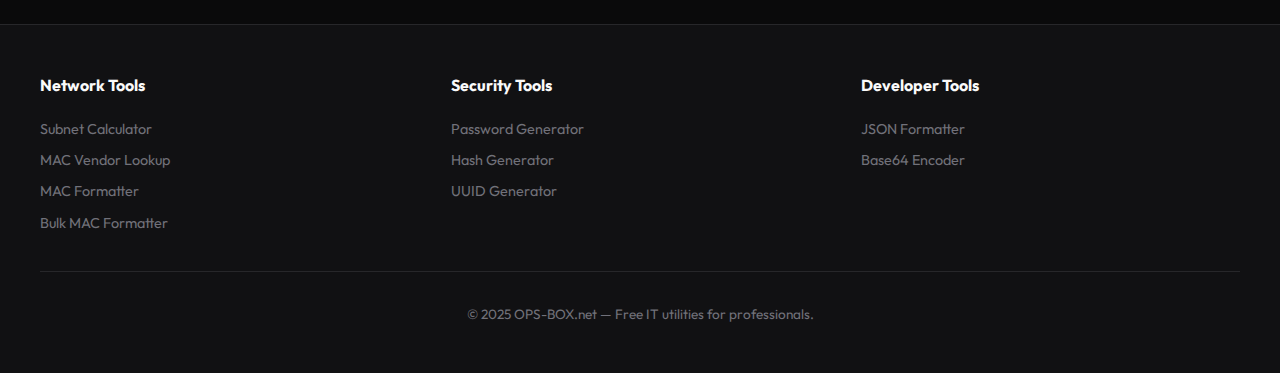
<file: tools/mac-address-formatter.html>
<!DOCTYPE html>
<html lang="en">
<head>
    <meta charset="UTF-8">
    <meta name="viewport" content="width=device-width, initial-scale=1.0">
    <title>MAC Address Formatter — Convert MAC Address Formats Online | OPS-BOX</title>
    <meta name="description" content="Free online MAC address formatter. Convert MAC addresses between colon, hyphen, Cisco dot notation, and raw formats. Supports single and bulk conversion.">
    <meta name="keywords" content="MAC address formatter, MAC address converter, convert MAC address, MAC format, Cisco MAC format, colon MAC, hyphen MAC">
    <meta name="robots" content="index, follow">
    <link rel="canonical" href="https://ops-box.net/tools/mac-address-formatter.html">
    
    <meta property="og:title" content="MAC Address Formatter — Convert MAC Formats">
    <meta property="og:description" content="Convert MAC addresses between colon, hyphen, Cisco, and raw formats instantly.">
    <meta property="og:type" content="website">
    <meta property="og:url" content="https://ops-box.net/tools/mac-address-formatter.html">
    
    <link rel="preconnect" href="https://fonts.googleapis.com">
    <link rel="preconnect" href="https://fonts.gstatic.com" crossorigin>
    <link href="https://fonts.googleapis.com/css2?family=JetBrains+Mono:wght@400;500;600&family=Outfit:wght@300;400;500;600;700&display=swap" rel="stylesheet">
    <link rel="stylesheet" href="../css/style.css">
    
    <script type="application/ld+json">
    {
        "@context": "https://schema.org",
        "@type": "WebApplication",
        "name": "MAC Address Formatter",
        "url": "https://ops-box.net/tools/mac-address-formatter.html",
        "description": "Convert MAC addresses between different formats",
        "applicationCategory": "NetworkingApplication",
        "operatingSystem": "Any",
        "offers": {"@type": "Offer", "price": "0", "priceCurrency": "USD"}
    }
    </script>
</head>
<body>
    <header>
        <div class="header-content">
            <a href="/" class="logo">
                <div class="logo-icon">⚡</div>
                <div class="logo-text">OPS<span>-BOX</span></div>
            </a>
            <nav class="header-nav">
                <a href="/tools/password-generator.html">Password</a>
                <a href="/tools/subnet-calculator.html">Subnet</a>
                <a href="/tools/mac-vendor-lookup.html">MAC Lookup</a>
                <a href="/tools/hash-generator.html">Hash</a>
            </nav>
        </div>
    </header>

    <main>
        <nav class="breadcrumb">
            <a href="/">Home</a><span>›</span><span class="breadcrumb-current">MAC Address Formatter</span>
        </nav>

        <div class="tool-container">
            <div class="tool-header">
                <h1 class="tool-title">MAC Address Formatter</h1>
                <p class="tool-description">Convert MAC addresses between colon, hyphen, Cisco dot notation, and raw formats. Click any format to copy.</p>
            </div>
            <div class="tool-content">
                <div class="form-group">
                    <label class="form-label">MAC Address</label>
                    <input type="text" class="form-input" id="macInput" placeholder="AA:BB:CC:DD:EE:FF or AABBCCDDEEFF or aabb.ccdd.eeff">
                </div>
                <div class="btn-group">
                    <button class="btn btn-primary" onclick="formatMAC()">Format</button>
                </div>
                <div class="form-group" style="margin-top: 1.5rem;">
                    <label class="form-label">Output Formats (click to copy)</label>
                    <div class="format-options" id="macFormats"></div>
                </div>
            </div>
        </div>

        <section class="seo-content">
            <h2>MAC Address Formats Explained</h2>
            <p>MAC (Media Access Control) addresses can be written in several formats depending on the operating system or network equipment vendor. This tool converts between all common formats.</p>
            
            <h3>Common MAC Address Formats</h3>
            <ul>
                <li><strong>Colon notation (Unix/Linux)</strong> — AA:BB:CC:DD:EE:FF</li>
                <li><strong>Hyphen notation (Windows)</strong> — AA-BB-CC-DD-EE-FF</li>
                <li><strong>Cisco dot notation</strong> — aabb.ccdd.eeff</li>
                <li><strong>Raw/No separator</strong> — AABBCCDDEEFF</li>
            </ul>
            
            <h3>When You Need Format Conversion</h3>
            <ul>
                <li><strong>Cisco configs</strong> — Require lowercase dot notation (aabb.ccdd.eeff)</li>
                <li><strong>Windows DHCP</strong> — Uses hyphen format (AA-BB-CC-DD-EE-FF)</li>
                <li><strong>Linux/Unix</strong> — Typically uses colon format (aa:bb:cc:dd:ee:ff)</li>
                <li><strong>Database storage</strong> — Often stores raw format without separators</li>
            </ul>
            
            <h3>Need Bulk Conversion?</h3>
            <p>For converting multiple MAC addresses at once, use our <a href="/tools/bulk-mac-formatter.html">Bulk MAC Formatter</a> tool.</p>
        </section>

        <section class="related-tools">
            <h2>Related Tools</h2>
            <div class="related-grid">
                <a href="/tools/bulk-mac-formatter.html" class="related-card">
                    <h3>Bulk MAC Formatter</h3>
                    <p>Convert multiple MAC addresses at once.</p>
                </a>
                <a href="/tools/mac-vendor-lookup.html" class="related-card">
                    <h3>MAC Vendor Lookup</h3>
                    <p>Identify device manufacturers from MAC addresses.</p>
                </a>
                <a href="/tools/subnet-calculator.html" class="related-card">
                    <h3>Subnet Calculator</h3>
                    <p>Calculate IP network ranges and subnets.</p>
                </a>
            </div>
        </section>
    </main>

    <footer>
        <div class="footer-content">
            <div class="footer-section">
                <h3>Network Tools</h3>
                <a href="/tools/subnet-calculator.html">Subnet Calculator</a>
                <a href="/tools/mac-vendor-lookup.html">MAC Vendor Lookup</a>
                <a href="/tools/mac-address-formatter.html">MAC Formatter</a>
                <a href="/tools/bulk-mac-formatter.html">Bulk MAC Formatter</a>
            </div>
            <div class="footer-section">
                <h3>Security Tools</h3>
                <a href="/tools/password-generator.html">Password Generator</a>
                <a href="/tools/hash-generator.html">Hash Generator</a>
                <a href="/tools/uuid-generator.html">UUID Generator</a>
            </div>
            <div class="footer-section">
                <h3>Developer Tools</h3>
                <a href="/tools/json-formatter.html">JSON Formatter</a>
                <a href="/tools/base64-encoder.html">Base64 Encoder</a>
            </div>
        </div>
        <div class="footer-bottom">
            <p>&copy; 2025 OPS-BOX.net — Free IT utilities for professionals.</p>
        </div>
    </footer>

    <div class="toast" id="toast">Copied to clipboard!</div>

    <script src="../js/common.js"></script>
    <script>
        function formatMAC() {
            const cleaned = document.getElementById('macInput').value.replace(/[^a-fA-F0-9]/g, '');
            if (cleaned.length !== 12) { 
                alert('Invalid MAC address. Please enter 12 hex characters.'); 
                return; 
            }
            
            const formats = {
                'Colon Upper': cleaned.match(/.{2}/g).join(':').toUpperCase(),
                'Colon Lower': cleaned.match(/.{2}/g).join(':').toLowerCase(),
                'Hyphen Upper': cleaned.match(/.{2}/g).join('-').toUpperCase(),
                'Hyphen Lower': cleaned.match(/.{2}/g).join('-').toLowerCase(),
                'Cisco': cleaned.match(/.{4}/g).join('.').toLowerCase(),
                'Raw Upper': cleaned.toUpperCase(),
                'Raw Lower': cleaned.toLowerCase()
            };
            
            const container = document.getElementById('macFormats');
            container.innerHTML = '';
            
            for (const [label, value] of Object.entries(formats)) {
                const btn = document.createElement('button');
                btn.className = 'format-btn';
                btn.textContent = value;
                btn.title = label;
                btn.onclick = () => navigator.clipboard.writeText(value).then(() => showToast('Copied: ' + value));
                container.appendChild(btn);
            }
        }
    </script>
</body>
</html>
</file>
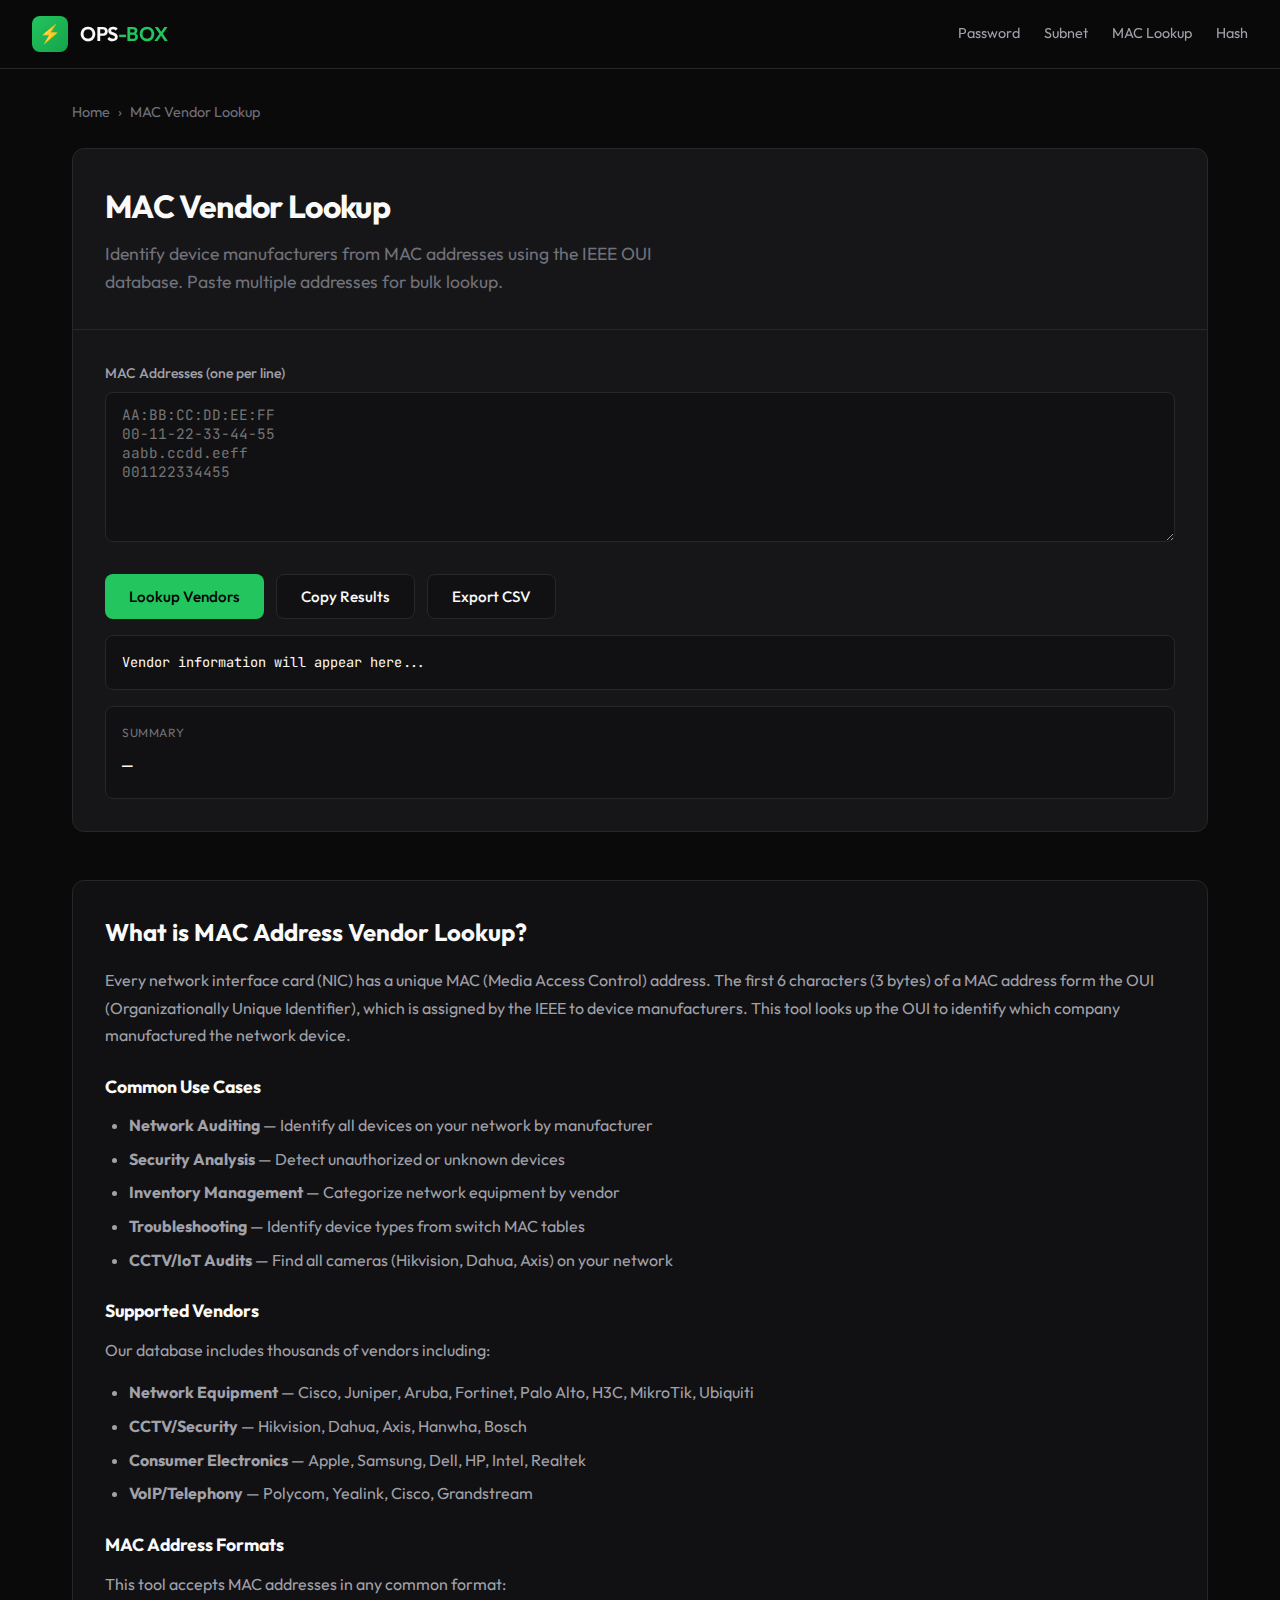
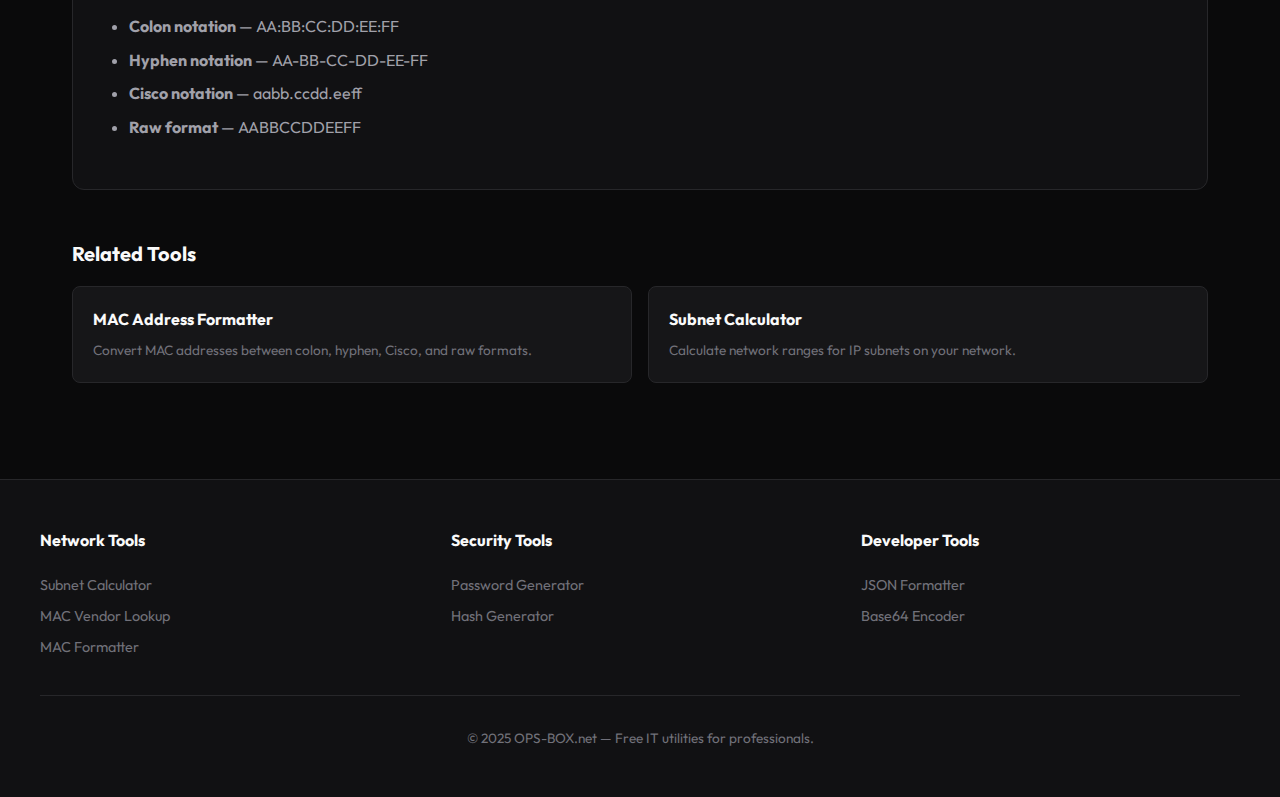
<file: tools/mac-vendor-lookup.html>
<!DOCTYPE html>
<html lang="en">
<head>
    <meta charset="UTF-8">
    <meta name="viewport" content="width=device-width, initial-scale=1.0">
    <title>MAC Address Vendor Lookup — Find Device Manufacturer from MAC | OPS-BOX</title>
    <meta name="description" content="Free MAC address vendor lookup tool. Identify device manufacturers from MAC addresses using the IEEE OUI database. Supports bulk lookup with CSV export for network audits.">
    <meta name="keywords" content="MAC address lookup, MAC vendor lookup, OUI lookup, MAC address manufacturer, find device by MAC, network device identification, IEEE OUI database">
    <meta name="robots" content="index, follow">
    <link rel="canonical" href="https://ops-box.net/tools/mac-vendor-lookup.html">
    
    <!-- Open Graph -->
    <meta property="og:title" content="MAC Address Vendor Lookup — Find Device Manufacturer">
    <meta property="og:description" content="Identify device manufacturers from MAC addresses. Bulk lookup with CSV export for network audits.">
    <meta property="og:type" content="website">
    <meta property="og:url" content="https://ops-box.net/tools/mac-vendor-lookup.html">
    
    <!-- Fonts -->
    <link rel="preconnect" href="https://fonts.googleapis.com">
    <link rel="preconnect" href="https://fonts.gstatic.com" crossorigin>
    <link href="https://fonts.googleapis.com/css2?family=JetBrains+Mono:wght@400;500;600&family=Outfit:wght@300;400;500;600;700&display=swap" rel="stylesheet">
    
    <link rel="stylesheet" href="../css/style.css">
    
    <!-- Structured Data -->
    <script type="application/ld+json">
    {
        "@context": "https://schema.org",
        "@type": "WebApplication",
        "name": "MAC Vendor Lookup",
        "url": "https://ops-box.net/tools/mac-vendor-lookup.html",
        "description": "Identify device manufacturers from MAC addresses using the IEEE OUI database",
        "applicationCategory": "NetworkingApplication",
        "operatingSystem": "Any",
        "offers": {
            "@type": "Offer",
            "price": "0",
            "priceCurrency": "USD"
        },
        "featureList": [
            "IEEE OUI database lookup",
            "Bulk MAC address processing",
            "CSV export for network audits",
            "Supports all MAC formats",
            "Vendor statistics and summary"
        ]
    }
    </script>
    <script type="application/ld+json">
    {
        "@context": "https://schema.org",
        "@type": "BreadcrumbList",
        "itemListElement": [
            {"@type": "ListItem", "position": 1, "name": "Home", "item": "https://ops-box.net/"},
            {"@type": "ListItem", "position": 2, "name": "MAC Vendor Lookup", "item": "https://ops-box.net/tools/mac-vendor-lookup.html"}
        ]
    }
    </script>
</head>
<body>
    <header>
        <div class="header-content">
            <a href="/" class="logo">
                <div class="logo-icon">⚡</div>
                <div class="logo-text">OPS<span>-BOX</span></div>
            </a>
            <nav class="header-nav">
                <a href="/tools/password-generator.html">Password</a>
                <a href="/tools/subnet-calculator.html">Subnet</a>
                <a href="/tools/mac-vendor-lookup.html">MAC Lookup</a>
                <a href="/tools/hash-generator.html">Hash</a>
            </nav>
        </div>
    </header>

    <main>
        <nav class="breadcrumb">
            <a href="/">Home</a>
            <span>›</span>
            <span class="breadcrumb-current">MAC Vendor Lookup</span>
        </nav>

        <div class="tool-container">
            <div class="tool-header">
                <h1 class="tool-title">MAC Vendor Lookup</h1>
                <p class="tool-description">Identify device manufacturers from MAC addresses using the IEEE OUI database. Paste multiple addresses for bulk lookup.</p>
            </div>
            <div class="tool-content">
                <div class="form-group">
                    <label class="form-label">MAC Addresses (one per line)</label>
                    <textarea class="form-textarea" id="macVendorInput" placeholder="AA:BB:CC:DD:EE:FF
00-11-22-33-44-55
aabb.ccdd.eeff
001122334455"></textarea>
                </div>
                <div class="btn-group">
                    <button class="btn btn-primary" onclick="lookupMacVendors()">Lookup Vendors</button>
                    <button class="btn btn-secondary" onclick="copyToClipboard('macVendorResult')">Copy Results</button>
                    <button class="btn btn-secondary" onclick="exportVendorCSV()">Export CSV</button>
                </div>
                <div class="bulk-output" style="max-height: 400px;"><pre id="macVendorResult">Vendor information will appear here...</pre></div>
                <div class="output-box">
                    <div class="output-label">Summary</div>
                    <div class="output-value text-white" id="macVendorStats">—</div>
                </div>
            </div>
        </div>

        <section class="seo-content">
            <h2>What is MAC Address Vendor Lookup?</h2>
            <p>Every network interface card (NIC) has a unique MAC (Media Access Control) address. The first 6 characters (3 bytes) of a MAC address form the OUI (Organizationally Unique Identifier), which is assigned by the IEEE to device manufacturers. This tool looks up the OUI to identify which company manufactured the network device.</p>
            
            <h3>Common Use Cases</h3>
            <ul>
                <li><strong>Network Auditing</strong> — Identify all devices on your network by manufacturer</li>
                <li><strong>Security Analysis</strong> — Detect unauthorized or unknown devices</li>
                <li><strong>Inventory Management</strong> — Categorize network equipment by vendor</li>
                <li><strong>Troubleshooting</strong> — Identify device types from switch MAC tables</li>
                <li><strong>CCTV/IoT Audits</strong> — Find all cameras (Hikvision, Dahua, Axis) on your network</li>
            </ul>
            
            <h3>Supported Vendors</h3>
            <p>Our database includes thousands of vendors including:</p>
            <ul>
                <li><strong>Network Equipment</strong> — Cisco, Juniper, Aruba, Fortinet, Palo Alto, H3C, MikroTik, Ubiquiti</li>
                <li><strong>CCTV/Security</strong> — Hikvision, Dahua, Axis, Hanwha, Bosch</li>
                <li><strong>Consumer Electronics</strong> — Apple, Samsung, Dell, HP, Intel, Realtek</li>
                <li><strong>VoIP/Telephony</strong> — Polycom, Yealink, Cisco, Grandstream</li>
            </ul>
            
            <h3>MAC Address Formats</h3>
            <p>This tool accepts MAC addresses in any common format:</p>
            <ul>
                <li><strong>Colon notation</strong> — AA:BB:CC:DD:EE:FF</li>
                <li><strong>Hyphen notation</strong> — AA-BB-CC-DD-EE-FF</li>
                <li><strong>Cisco notation</strong> — aabb.ccdd.eeff</li>
                <li><strong>Raw format</strong> — AABBCCDDEEFF</li>
            </ul>
        </section>

        <section class="related-tools">
            <h2>Related Tools</h2>
            <div class="related-grid">
                <a href="/tools/mac-address-formatter.html" class="related-card">
                    <h3>MAC Address Formatter</h3>
                    <p>Convert MAC addresses between colon, hyphen, Cisco, and raw formats.</p>
                </a>
                <a href="/tools/subnet-calculator.html" class="related-card">
                    <h3>Subnet Calculator</h3>
                    <p>Calculate network ranges for IP subnets on your network.</p>
                </a>
            </div>
        </section>
    </main>

    <footer>
        <div class="footer-content">
            <div class="footer-section">
                <h3>Network Tools</h3>
                <a href="/tools/subnet-calculator.html">Subnet Calculator</a>
                <a href="/tools/mac-vendor-lookup.html">MAC Vendor Lookup</a>
                <a href="/tools/mac-address-formatter.html">MAC Formatter</a>
            </div>
            <div class="footer-section">
                <h3>Security Tools</h3>
                <a href="/tools/password-generator.html">Password Generator</a>
                <a href="/tools/hash-generator.html">Hash Generator</a>
            </div>
            <div class="footer-section">
                <h3>Developer Tools</h3>
                <a href="/tools/json-formatter.html">JSON Formatter</a>
                <a href="/tools/base64-encoder.html">Base64 Encoder</a>
            </div>
        </div>
        <div class="footer-bottom">
            <p>&copy; 2025 OPS-BOX.net — Free IT utilities for professionals.</p>
        </div>
    </footer>

    <div class="toast" id="toast">Copied to clipboard!</div>

    <script src="../js/common.js"></script>
    <script>
        // MAC Vendor Lookup with sharded database (same as your production code)
        const loadedShards = {};
        let vendorResults = [];

        async function lookupMacVendors() {
            const inputField = document.getElementById('macVendorInput');
            const resultBox = document.getElementById('macVendorResult');
            const statsBox = document.getElementById('macVendorStats');
            
            const lines = inputField.value.trim().split('\n').filter(l => l.trim());
            if (!lines.length) { alert('Enter MAC addresses'); return; }

            resultBox.textContent = "Scanning database... please wait...";
            
            const results = [];
            vendorResults = [];
            let valid = 0, invalid = 0;
            const vendorCount = {};

            for (const line of lines) {
                const cleaned = line.replace(/[^a-fA-F0-9]/g, '').toUpperCase();

                if (cleaned.length < 6) { 
                    results.push('INVALID: ' + line); 
                    invalid++; 
                    continue; 
                }

                valid++;
                const oui = cleaned.substring(0, 6);
                const shardKey = cleaned.substring(0, 2);

                if (!loadedShards[shardKey]) {
                    try {
                        const response = await fetch(`../mac_db/${shardKey}.json`);
                        if (response.ok) {
                            loadedShards[shardKey] = await response.json();
                        } else {
                            loadedShards[shardKey] = {};
                        }
                    } catch (err) {
                        loadedShards[shardKey] = {};
                    }
                }

                const vendor = loadedShards[shardKey][oui] || 'Unknown Vendor';
                const macFormatted = cleaned.length >= 12 
                    ? cleaned.substring(0, 12).match(/.{2}/g).join(':') 
                    : cleaned.match(/.{2}/g).join(':');

                results.push(`${macFormatted.padEnd(18)} → ${vendor}`);
                vendorResults.push({ mac: macFormatted, oui, vendor });

                if (vendor !== 'Unknown Vendor') {
                    vendorCount[vendor] = (vendorCount[vendor] || 0) + 1;
                }
            }

            resultBox.textContent = results.join('\n');
            
            const topVendors = Object.entries(vendorCount)
                .sort((a, b) => b[1] - a[1])
                .slice(0, 5)
                .map(([v, c]) => `${v}: ${c}`)
                .join(' | ');

            statsBox.textContent = `Total: ${lines.length} | Valid: ${valid} | Invalid: ${invalid}\nTop: ${topVendors || 'None'}`;
        }

        function exportVendorCSV() {
            if (!vendorResults.length) { alert('Run lookup first'); return; }
            let csv = 'MAC Address,OUI,Vendor\n';
            vendorResults.forEach(r => csv += `"${r.mac}","${r.oui}","${r.vendor}"\n`);
            const a = document.createElement('a');
            a.href = URL.createObjectURL(new Blob([csv], { type: 'text/csv' }));
            a.download = 'mac_vendor_lookup.csv';
            a.click();
            showToast('CSV exported!');
        }
    </script>
</body>
</html>
</file>
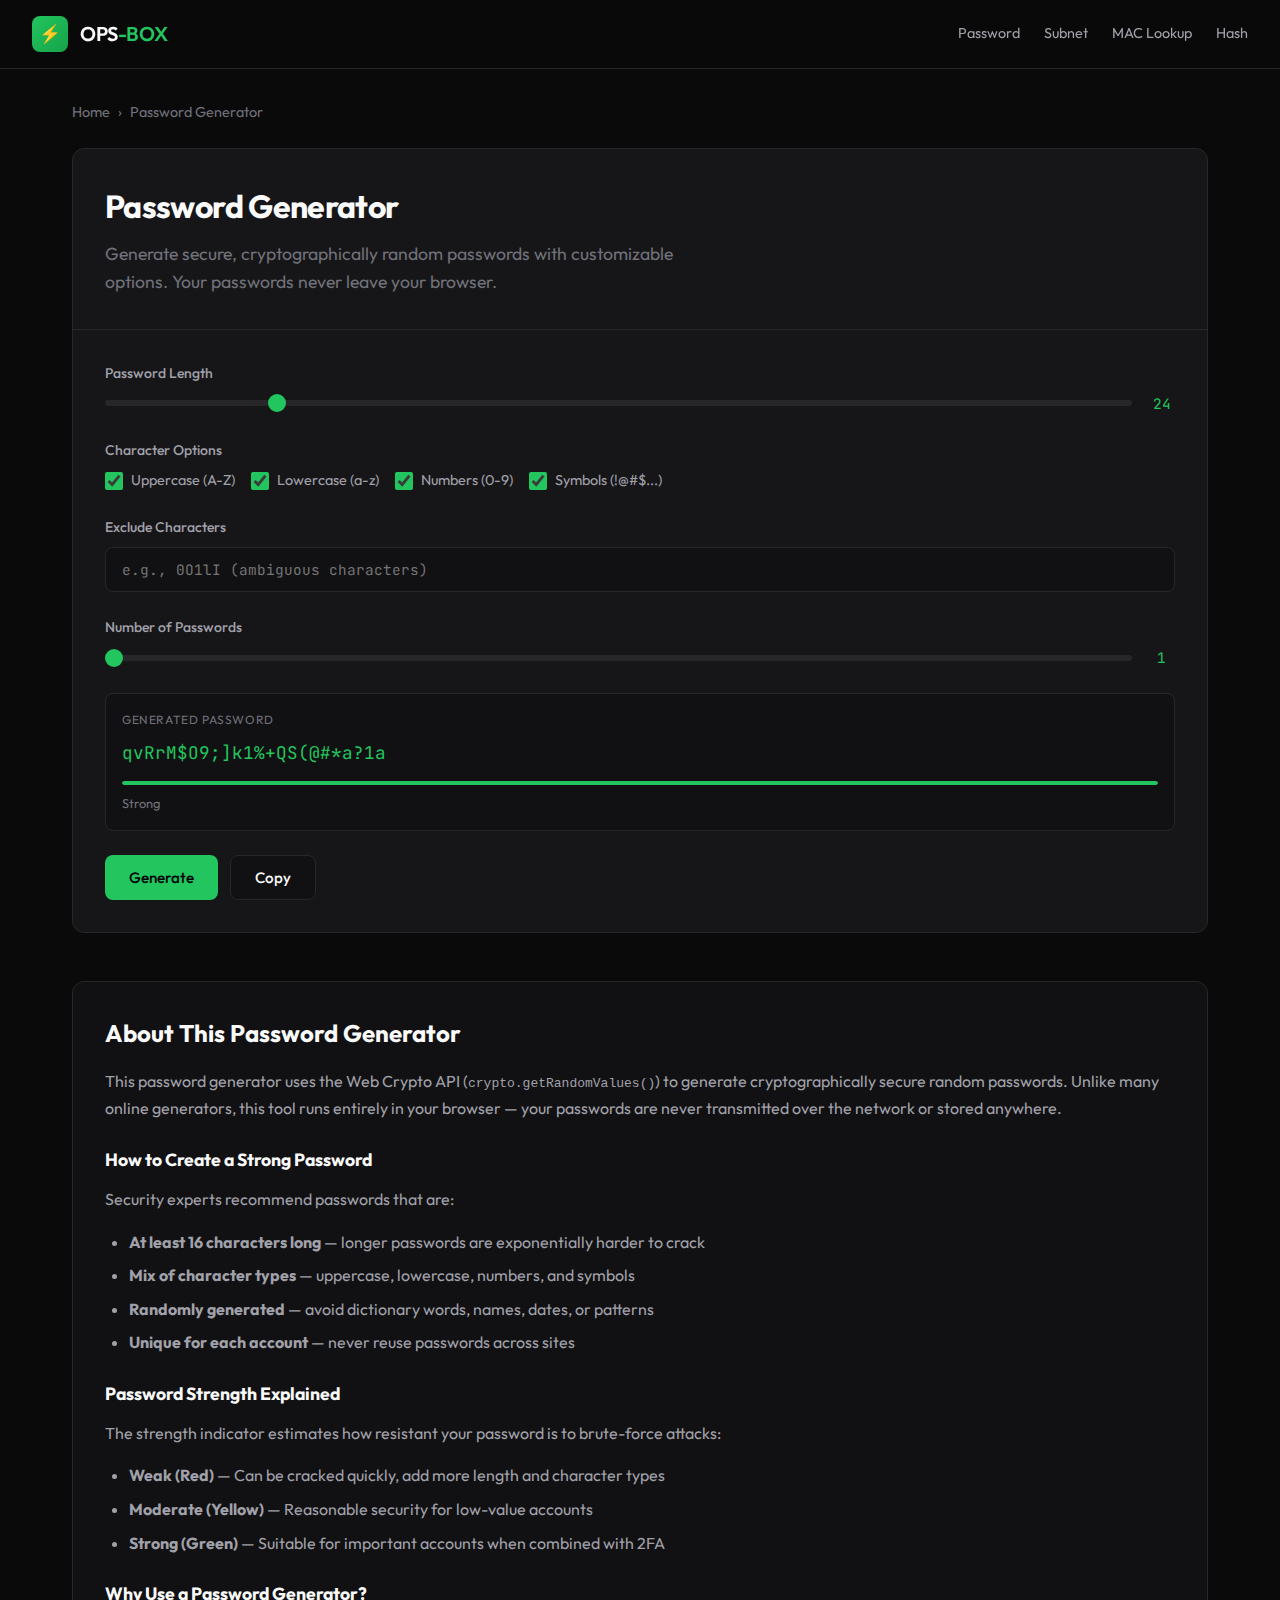
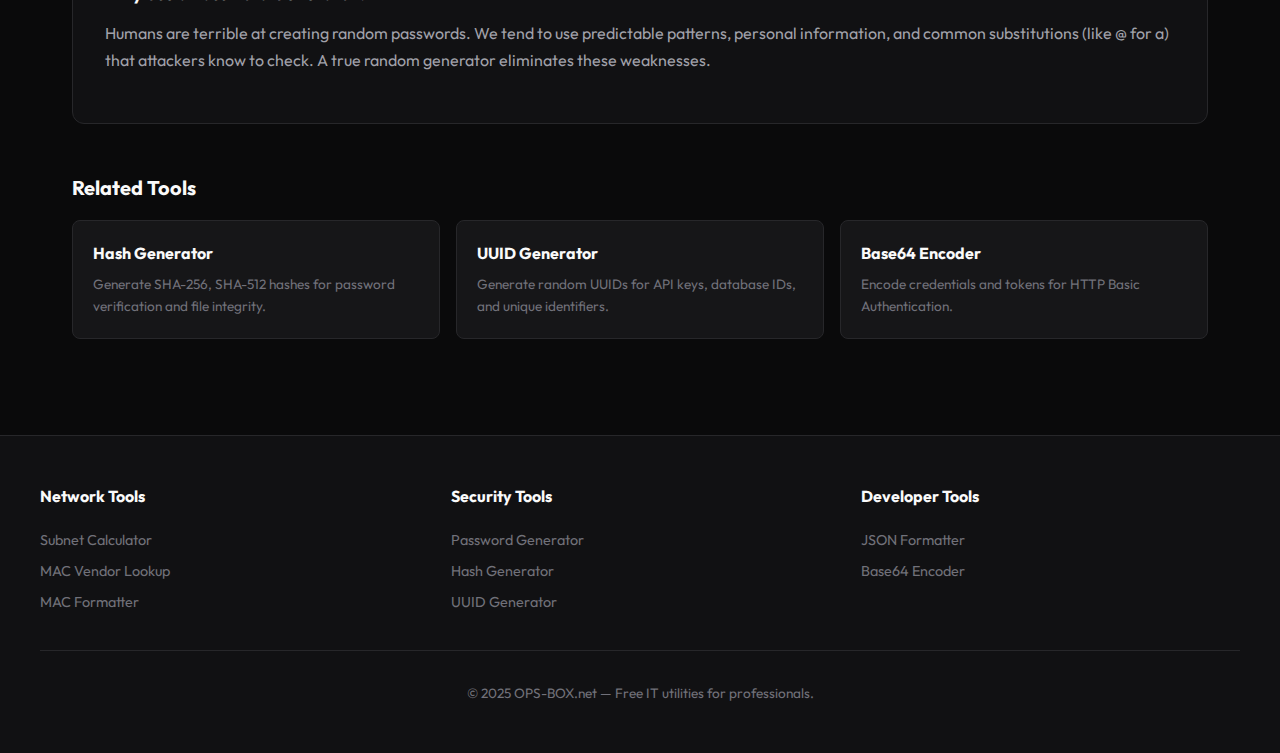
<file: tools/password-generator.html>
<!DOCTYPE html>
<html lang="en">
<head>
    <meta charset="UTF-8">
    <meta name="viewport" content="width=device-width, initial-scale=1.0">
    <title>Password Generator — Generate Secure Random Passwords Online | OPS-BOX</title>
    <meta name="description" content="Free online password generator. Create secure random passwords with customizable length (4-128 chars), character sets, and bulk generation. 100% client-side, your passwords never leave your browser.">
    <meta name="keywords" content="password generator, random password, secure password, strong password generator, bulk password generator, online password tool">
    <meta name="robots" content="index, follow">
    <link rel="canonical" href="https://ops-box.net/tools/password-generator.html">
    
    <!-- Open Graph -->
    <meta property="og:title" content="Password Generator — Generate Secure Random Passwords">
    <meta property="og:description" content="Create secure random passwords with customizable options. 100% client-side, your passwords never leave your browser.">
    <meta property="og:type" content="website">
    <meta property="og:url" content="https://ops-box.net/tools/password-generator.html">
    
    <!-- Fonts -->
    <link rel="preconnect" href="https://fonts.googleapis.com">
    <link rel="preconnect" href="https://fonts.gstatic.com" crossorigin>
    <link href="https://fonts.googleapis.com/css2?family=JetBrains+Mono:wght@400;500;600&family=Outfit:wght@300;400;500;600;700&display=swap" rel="stylesheet">
    
    <link rel="stylesheet" href="../css/style.css">
    
    <!-- Structured Data -->
    <script type="application/ld+json">
    {
        "@context": "https://schema.org",
        "@type": "WebApplication",
        "name": "Password Generator",
        "url": "https://ops-box.net/tools/password-generator.html",
        "description": "Generate secure random passwords with customizable length and character options",
        "applicationCategory": "SecurityApplication",
        "operatingSystem": "Any",
        "offers": {
            "@type": "Offer",
            "price": "0",
            "priceCurrency": "USD"
        },
        "featureList": [
            "Customizable password length (4-128 characters)",
            "Character set options (uppercase, lowercase, numbers, symbols)",
            "Exclude specific characters",
            "Bulk password generation",
            "Password strength indicator",
            "100% client-side processing"
        ]
    }
    </script>
    <script type="application/ld+json">
    {
        "@context": "https://schema.org",
        "@type": "BreadcrumbList",
        "itemListElement": [
            {"@type": "ListItem", "position": 1, "name": "Home", "item": "https://ops-box.net/"},
            {"@type": "ListItem", "position": 2, "name": "Password Generator", "item": "https://ops-box.net/tools/password-generator.html"}
        ]
    }
    </script>
</head>
<body>
    <header>
        <div class="header-content">
            <a href="/" class="logo">
                <div class="logo-icon">⚡</div>
                <div class="logo-text">OPS<span>-BOX</span></div>
            </a>
            <nav class="header-nav">
                <a href="/tools/password-generator.html">Password</a>
                <a href="/tools/subnet-calculator.html">Subnet</a>
                <a href="/tools/mac-vendor-lookup.html">MAC Lookup</a>
                <a href="/tools/hash-generator.html">Hash</a>
            </nav>
        </div>
    </header>

    <main>
        <nav class="breadcrumb">
            <a href="/">Home</a>
            <span>›</span>
            <span class="breadcrumb-current">Password Generator</span>
        </nav>

        <div class="tool-container">
            <div class="tool-header">
                <h1 class="tool-title">Password Generator</h1>
                <p class="tool-description">Generate secure, cryptographically random passwords with customizable options. Your passwords never leave your browser.</p>
            </div>
            <div class="tool-content">
                <div class="form-group">
                    <label class="form-label">Password Length</label>
                    <div class="range-container">
                        <input type="range" class="range-input" id="pwdLength" min="4" max="128" value="24" data-display="pwdLengthValue">
                        <span class="range-value" id="pwdLengthValue">24</span>
                    </div>
                </div>
                <div class="form-group">
                    <label class="form-label">Character Options</label>
                    <div class="checkbox-group">
                        <label class="checkbox-label"><input type="checkbox" id="pwdUpper" checked> Uppercase (A-Z)</label>
                        <label class="checkbox-label"><input type="checkbox" id="pwdLower" checked> Lowercase (a-z)</label>
                        <label class="checkbox-label"><input type="checkbox" id="pwdNumbers" checked> Numbers (0-9)</label>
                        <label class="checkbox-label"><input type="checkbox" id="pwdSymbols" checked> Symbols (!@#$...)</label>
                    </div>
                </div>
                <div class="form-group">
                    <label class="form-label">Exclude Characters</label>
                    <input type="text" class="form-input" id="pwdExclude" placeholder="e.g., 0O1lI (ambiguous characters)">
                </div>
                <div class="form-group">
                    <label class="form-label">Number of Passwords</label>
                    <div class="range-container">
                        <input type="range" class="range-input" id="pwdCount" min="1" max="50" value="1" data-display="pwdCountValue">
                        <span class="range-value" id="pwdCountValue">1</span>
                    </div>
                </div>
                <div class="output-box">
                    <div class="output-label">Generated Password</div>
                    <div class="output-value" id="pwdResult">Click generate to create password</div>
                    <div class="strength-bar"><div class="strength-fill" id="pwdStrength"></div></div>
                    <div class="strength-text" id="pwdStrengthText"></div>
                </div>
                <div class="btn-group">
                    <button class="btn btn-primary" onclick="generatePassword()">Generate</button>
                    <button class="btn btn-secondary" onclick="copyToClipboard('pwdResult')">Copy</button>
                </div>
            </div>
        </div>

        <section class="seo-content">
            <h2>About This Password Generator</h2>
            <p>This password generator uses the Web Crypto API (<code>crypto.getRandomValues()</code>) to generate cryptographically secure random passwords. Unlike many online generators, this tool runs entirely in your browser — your passwords are never transmitted over the network or stored anywhere.</p>
            
            <h3>How to Create a Strong Password</h3>
            <p>Security experts recommend passwords that are:</p>
            <ul>
                <li><strong>At least 16 characters long</strong> — longer passwords are exponentially harder to crack</li>
                <li><strong>Mix of character types</strong> — uppercase, lowercase, numbers, and symbols</li>
                <li><strong>Randomly generated</strong> — avoid dictionary words, names, dates, or patterns</li>
                <li><strong>Unique for each account</strong> — never reuse passwords across sites</li>
            </ul>
            
            <h3>Password Strength Explained</h3>
            <p>The strength indicator estimates how resistant your password is to brute-force attacks:</p>
            <ul>
                <li><strong>Weak (Red)</strong> — Can be cracked quickly, add more length and character types</li>
                <li><strong>Moderate (Yellow)</strong> — Reasonable security for low-value accounts</li>
                <li><strong>Strong (Green)</strong> — Suitable for important accounts when combined with 2FA</li>
            </ul>
            
            <h3>Why Use a Password Generator?</h3>
            <p>Humans are terrible at creating random passwords. We tend to use predictable patterns, personal information, and common substitutions (like @ for a) that attackers know to check. A true random generator eliminates these weaknesses.</p>
        </section>

        <section class="related-tools">
            <h2>Related Tools</h2>
            <div class="related-grid">
                <a href="/tools/hash-generator.html" class="related-card">
                    <h3>Hash Generator</h3>
                    <p>Generate SHA-256, SHA-512 hashes for password verification and file integrity.</p>
                </a>
                <a href="/tools/uuid-generator.html" class="related-card">
                    <h3>UUID Generator</h3>
                    <p>Generate random UUIDs for API keys, database IDs, and unique identifiers.</p>
                </a>
                <a href="/tools/base64-encoder.html" class="related-card">
                    <h3>Base64 Encoder</h3>
                    <p>Encode credentials and tokens for HTTP Basic Authentication.</p>
                </a>
            </div>
        </section>
    </main>

    <footer>
        <div class="footer-content">
            <div class="footer-section">
                <h3>Network Tools</h3>
                <a href="/tools/subnet-calculator.html">Subnet Calculator</a>
                <a href="/tools/mac-vendor-lookup.html">MAC Vendor Lookup</a>
                <a href="/tools/mac-address-formatter.html">MAC Formatter</a>
            </div>
            <div class="footer-section">
                <h3>Security Tools</h3>
                <a href="/tools/password-generator.html">Password Generator</a>
                <a href="/tools/hash-generator.html">Hash Generator</a>
                <a href="/tools/uuid-generator.html">UUID Generator</a>
            </div>
            <div class="footer-section">
                <h3>Developer Tools</h3>
                <a href="/tools/json-formatter.html">JSON Formatter</a>
                <a href="/tools/base64-encoder.html">Base64 Encoder</a>
            </div>
        </div>
        <div class="footer-bottom">
            <p>&copy; 2025 OPS-BOX.net — Free IT utilities for professionals.</p>
        </div>
    </footer>

    <div class="toast" id="toast">Copied to clipboard!</div>

    <script src="../js/common.js"></script>
    <script>
        // Range sliders
        document.getElementById('pwdLength').addEventListener('input', function() { 
            document.getElementById('pwdLengthValue').textContent = this.value; 
        });
        document.getElementById('pwdCount').addEventListener('input', function() { 
            document.getElementById('pwdCountValue').textContent = this.value; 
        });

        function generatePassword() {
            const length = parseInt(document.getElementById('pwdLength').value);
            const count = parseInt(document.getElementById('pwdCount').value);
            let chars = '';
            if (document.getElementById('pwdUpper').checked) chars += 'ABCDEFGHIJKLMNOPQRSTUVWXYZ';
            if (document.getElementById('pwdLower').checked) chars += 'abcdefghijklmnopqrstuvwxyz';
            if (document.getElementById('pwdNumbers').checked) chars += '0123456789';
            if (document.getElementById('pwdSymbols').checked) chars += '!@#$%^&*()_+-=[]{}|;:,.<>?';
            
            const exclude = document.getElementById('pwdExclude').value;
            for (const c of exclude) {
                chars = chars.replace(new RegExp(c.replace(/[.*+?^${}()|[\]\\]/g, '\\$&'), 'g'), '');
            }
            
            if (!chars) { 
                document.getElementById('pwdResult').textContent = 'Select at least one character type'; 
                return; 
            }
            
            const arr = new Uint32Array(length * count);
            crypto.getRandomValues(arr);
            
            const passwords = [];
            for (let i = 0; i < count; i++) {
                let pwd = '';
                for (let j = 0; j < length; j++) {
                    pwd += chars[arr[i * length + j] % chars.length];
                }
                passwords.push(pwd);
            }
            
            document.getElementById('pwdResult').textContent = passwords.join('\n');
            
            // Strength calculation
            const pwd = passwords[0];
            let str = 0;
            if (pwd.length >= 8) str += 25;
            if (pwd.length >= 16) str += 15;
            if (pwd.length >= 24) str += 10;
            if (/[a-z]/.test(pwd)) str += 10;
            if (/[A-Z]/.test(pwd)) str += 10;
            if (/[0-9]/.test(pwd)) str += 10;
            if (/[^a-zA-Z0-9]/.test(pwd)) str += 20;
            
            const fill = document.getElementById('pwdStrength');
            fill.style.width = Math.min(str, 100) + '%';
            fill.style.background = str < 40 ? 'var(--danger)' : str < 70 ? 'var(--warning)' : 'var(--accent)';
            document.getElementById('pwdStrengthText').textContent = str < 40 ? 'Weak' : str < 70 ? 'Moderate' : 'Strong';
        }

        // Generate on load
        generatePassword();
    </script>
</body>
</html>
</file>
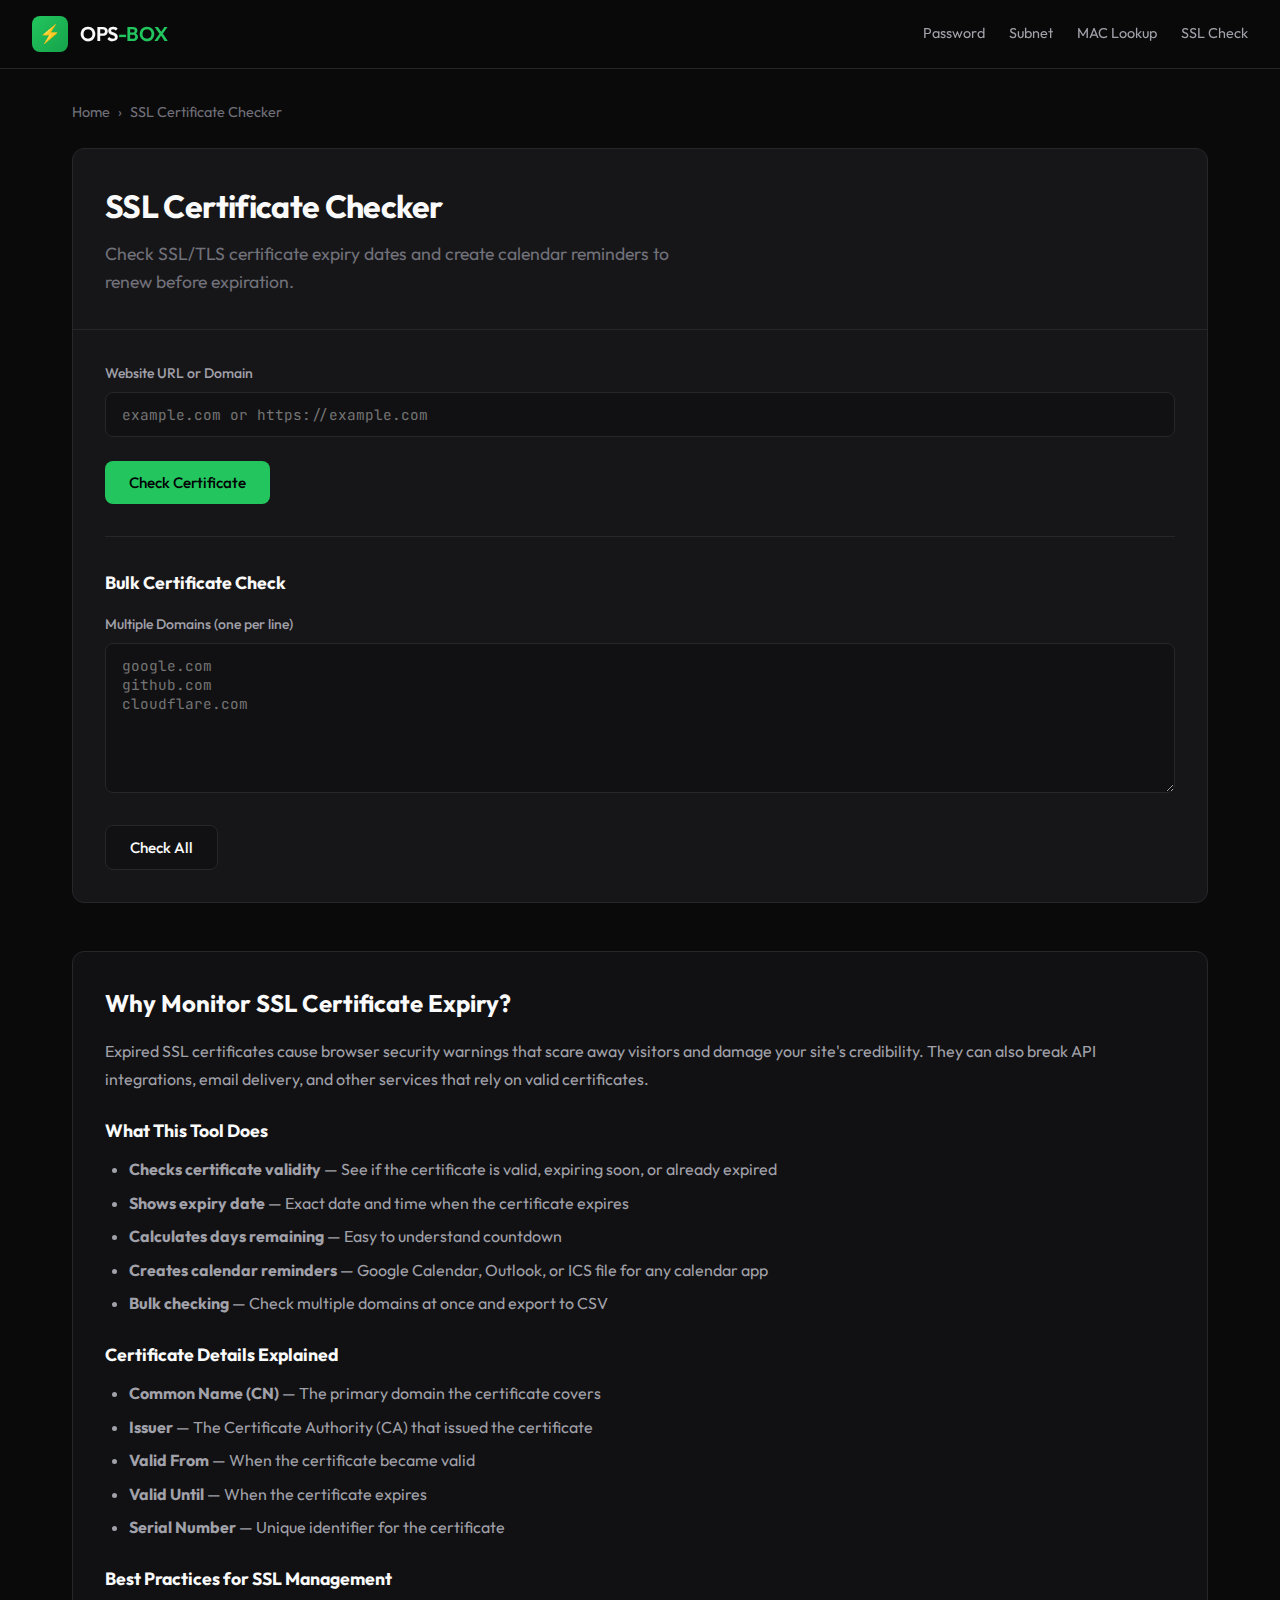
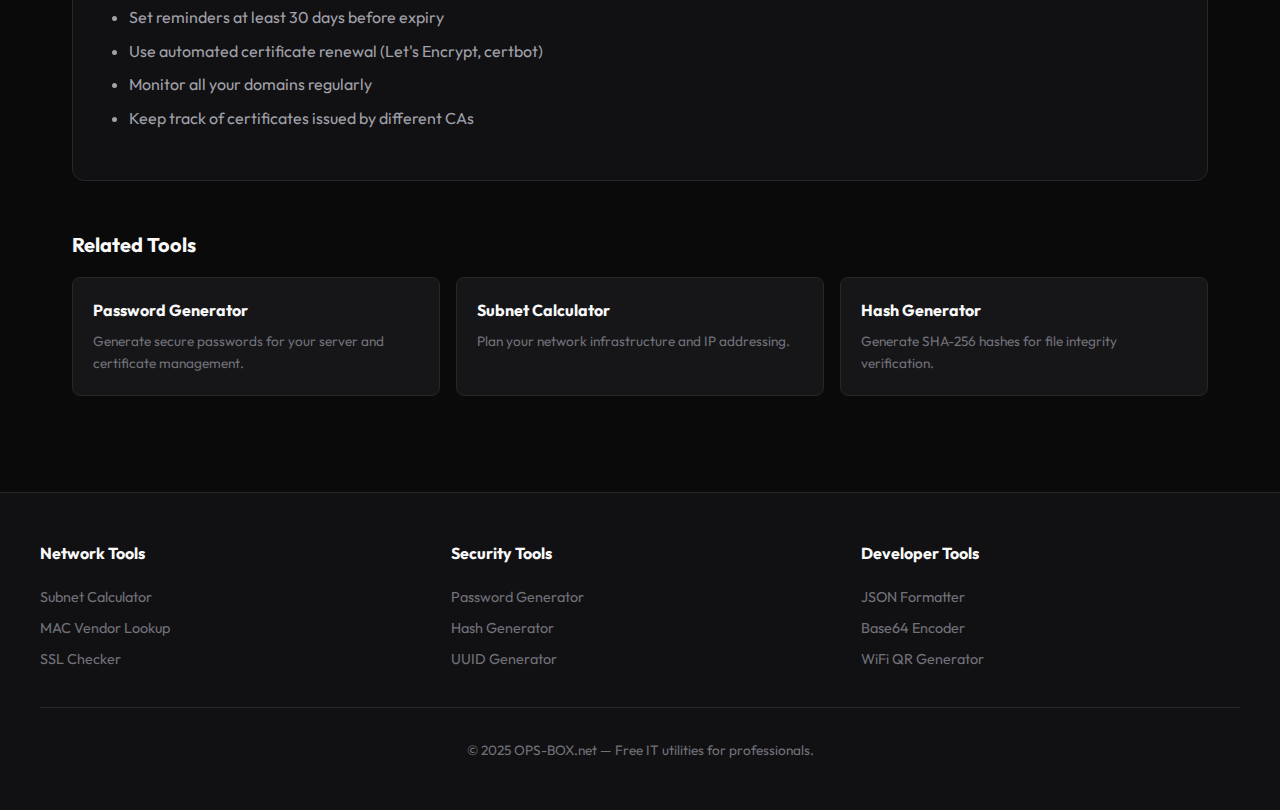
<file: tools/ssl-checker.html>
<!DOCTYPE html>
<html lang="en">
<head>
    <meta charset="UTF-8">
    <meta name="viewport" content="width=device-width, initial-scale=1.0">
    <title>SSL Certificate Checker — Check Expiry Date & Set Renewal Reminders | OPS-BOX</title>
    <meta name="description" content="Free SSL certificate expiry checker. Check when your SSL/TLS certificate expires and create Google Calendar or Outlook reminders 1 month before renewal. Never miss a certificate renewal.">
    <meta name="keywords" content="SSL certificate checker, certificate expiry, SSL expiry date, certificate renewal reminder, TLS certificate check, HTTPS certificate">
    <meta name="robots" content="index, follow">
    <link rel="canonical" href="https://ops-box.net/tools/ssl-checker.html">
    
    <meta property="og:title" content="SSL Certificate Checker — Check Expiry & Set Reminders">
    <meta property="og:description" content="Check SSL certificate expiry dates and create calendar reminders for renewal.">
    <meta property="og:type" content="website">
    <meta property="og:url" content="https://ops-box.net/tools/ssl-checker.html">
    
    <link rel="preconnect" href="https://fonts.googleapis.com">
    <link rel="preconnect" href="https://fonts.gstatic.com" crossorigin>
    <link href="https://fonts.googleapis.com/css2?family=JetBrains+Mono:wght@400;500;600&family=Outfit:wght@300;400;500;600;700&display=swap" rel="stylesheet">
    <link rel="stylesheet" href="../css/style.css">
    
    <script type="application/ld+json">
    {
        "@context": "https://schema.org",
        "@type": "WebApplication",
        "name": "SSL Certificate Checker",
        "url": "https://ops-box.net/tools/ssl-checker.html",
        "description": "Check SSL certificate expiry dates and create renewal reminders",
        "applicationCategory": "SecurityApplication",
        "operatingSystem": "Any",
        "offers": {"@type": "Offer", "price": "0", "priceCurrency": "USD"},
        "featureList": [
            "SSL certificate expiry check",
            "Google Calendar reminder",
            "Outlook calendar reminder",
            "Certificate details view",
            "Days until expiry calculation"
        ]
    }
    </script>
    
    <style>
        .cert-result {
            display: none;
            margin-top: 1.5rem;
        }
        
        .cert-card {
            background: var(--bg-secondary);
            border: 1px solid var(--border);
            border-radius: 12px;
            padding: 1.5rem;
            margin-bottom: 1rem;
        }
        
        .cert-status {
            display: flex;
            align-items: center;
            gap: 1rem;
            margin-bottom: 1.5rem;
            padding-bottom: 1.5rem;
            border-bottom: 1px solid var(--border);
        }
        
        .status-icon {
            width: 60px;
            height: 60px;
            border-radius: 50%;
            display: flex;
            align-items: center;
            justify-content: center;
            font-size: 1.75rem;
        }
        
        .status-icon.valid {
            background: rgba(34, 197, 94, 0.15);
            color: var(--accent);
        }
        
        .status-icon.warning {
            background: rgba(251, 191, 36, 0.15);
            color: #fbbf24;
        }
        
        .status-icon.expired {
            background: rgba(239, 68, 68, 0.15);
            color: #ef4444;
        }
        
        .status-text h3 {
            font-size: 1.25rem;
            margin-bottom: 0.25rem;
        }
        
        .status-text p {
            color: var(--text-muted);
            font-size: 0.9rem;
        }
        
        .days-badge {
            margin-left: auto;
            padding: 0.5rem 1rem;
            border-radius: 20px;
            font-weight: 600;
            font-size: 0.9rem;
        }
        
        .days-badge.valid {
            background: rgba(34, 197, 94, 0.15);
            color: var(--accent);
        }
        
        .days-badge.warning {
            background: rgba(251, 191, 36, 0.15);
            color: #fbbf24;
        }
        
        .days-badge.expired {
            background: rgba(239, 68, 68, 0.15);
            color: #ef4444;
        }
        
        .cert-details {
            display: grid;
            grid-template-columns: repeat(auto-fit, minmax(200px, 1fr));
            gap: 1rem;
        }
        
        .cert-detail-item {
            padding: 1rem;
            background: var(--bg-card);
            border-radius: 8px;
            border: 1px solid var(--border);
        }
        
        .cert-detail-item .label {
            font-size: 0.75rem;
            text-transform: uppercase;
            letter-spacing: 0.05em;
            color: var(--text-muted);
            margin-bottom: 0.5rem;
        }
        
        .cert-detail-item .value {
            font-family: 'JetBrains Mono', monospace;
            font-size: 0.9rem;
            color: var(--text-primary);
            word-break: break-all;
        }
        
        .reminder-section {
            margin-top: 1.5rem;
            padding: 1.5rem;
            background: var(--bg-secondary);
            border: 1px solid var(--border);
            border-radius: 12px;
        }
        
        .reminder-section h3 {
            font-size: 1rem;
            margin-bottom: 0.5rem;
            display: flex;
            align-items: center;
            gap: 0.5rem;
        }
        
        .reminder-section p {
            color: var(--text-muted);
            font-size: 0.875rem;
            margin-bottom: 1rem;
        }
        
        .reminder-date {
            background: var(--bg-card);
            padding: 0.75rem 1rem;
            border-radius: 8px;
            border: 1px solid var(--border);
            margin-bottom: 1rem;
            display: flex;
            align-items: center;
            gap: 0.75rem;
        }
        
        .reminder-date .icon {
            color: var(--accent);
            font-size: 1.25rem;
        }
        
        .reminder-date .text {
            flex: 1;
        }
        
        .reminder-date .text .label {
            font-size: 0.75rem;
            color: var(--text-muted);
        }
        
        .reminder-date .text .date {
            font-family: 'JetBrains Mono', monospace;
            font-weight: 500;
        }
        
        .calendar-buttons {
            display: flex;
            gap: 0.75rem;
            flex-wrap: wrap;
        }
        
        .calendar-btn {
            display: inline-flex;
            align-items: center;
            gap: 0.5rem;
            padding: 0.75rem 1.25rem;
            border-radius: 8px;
            font-weight: 500;
            text-decoration: none;
            font-size: 0.9rem;
            transition: all 0.2s ease;
            cursor: pointer;
            border: none;
        }
        
        .calendar-btn.google {
            background: #4285f4;
            color: white;
        }
        
        .calendar-btn.google:hover {
            background: #3367d6;
        }
        
        .calendar-btn.outlook {
            background: #0078d4;
            color: white;
        }
        
        .calendar-btn.outlook:hover {
            background: #006cbe;
        }
        
        .calendar-btn.ics {
            background: var(--bg-card);
            color: var(--text-primary);
            border: 1px solid var(--border);
        }
        
        .calendar-btn.ics:hover {
            background: var(--border);
        }
        
        .loading {
            display: none;
            text-align: center;
            padding: 2rem;
            color: var(--text-muted);
        }
        
        .loading.active {
            display: block;
        }
        
        .spinner {
            width: 40px;
            height: 40px;
            border: 3px solid var(--border);
            border-top-color: var(--accent);
            border-radius: 50%;
            animation: spin 1s linear infinite;
            margin: 0 auto 1rem;
        }
        
        @keyframes spin {
            to { transform: rotate(360deg); }
        }
        
        .error-box {
            display: none;
            padding: 1rem;
            background: rgba(239, 68, 68, 0.1);
            border: 1px solid rgba(239, 68, 68, 0.3);
            border-radius: 8px;
            color: #ef4444;
            margin-top: 1rem;
        }
        
        .bulk-section {
            margin-top: 2rem;
            padding-top: 2rem;
            border-top: 1px solid var(--border);
        }
        
        .bulk-section h3 {
            font-size: 1.1rem;
            margin-bottom: 1rem;
        }
        
        .bulk-results {
            display: none;
            margin-top: 1rem;
        }
        
        .bulk-results table {
            width: 100%;
            border-collapse: collapse;
            font-size: 0.875rem;
        }
        
        .bulk-results th,
        .bulk-results td {
            padding: 0.75rem;
            text-align: left;
            border-bottom: 1px solid var(--border);
        }
        
        .bulk-results th {
            color: var(--text-muted);
            font-weight: 500;
            font-size: 0.75rem;
            text-transform: uppercase;
            letter-spacing: 0.05em;
        }
        
        .bulk-results td {
            font-family: 'JetBrains Mono', monospace;
        }
        
        .status-dot {
            display: inline-block;
            width: 8px;
            height: 8px;
            border-radius: 50%;
            margin-right: 0.5rem;
        }
        
        .status-dot.valid { background: var(--accent); }
        .status-dot.warning { background: #fbbf24; }
        .status-dot.expired { background: #ef4444; }
    </style>
</head>
<body>
    <header>
        <div class="header-content">
            <a href="/" class="logo">
                <div class="logo-icon">⚡</div>
                <div class="logo-text">OPS<span>-BOX</span></div>
            </a>
            <nav class="header-nav">
                <a href="/tools/password-generator.html">Password</a>
                <a href="/tools/subnet-calculator.html">Subnet</a>
                <a href="/tools/mac-vendor-lookup.html">MAC Lookup</a>
                <a href="/tools/ssl-checker.html">SSL Check</a>
            </nav>
        </div>
    </header>

    <main>
        <nav class="breadcrumb">
            <a href="/">Home</a><span>›</span><span class="breadcrumb-current">SSL Certificate Checker</span>
        </nav>

        <div class="tool-container">
            <div class="tool-header">
                <h1 class="tool-title">SSL Certificate Checker</h1>
                <p class="tool-description">Check SSL/TLS certificate expiry dates and create calendar reminders to renew before expiration.</p>
            </div>
            <div class="tool-content">
                <div class="form-group">
                    <label class="form-label">Website URL or Domain</label>
                    <input type="text" class="form-input" id="urlInput" placeholder="example.com or https://example.com">
                </div>
                <div class="btn-group">
                    <button class="btn btn-primary" onclick="checkCertificate()">Check Certificate</button>
                </div>
                
                <div class="loading" id="loading">
                    <div class="spinner"></div>
                    <p>Checking certificate...</p>
                </div>
                
                <div class="error-box" id="errorBox"></div>
                
                <div class="cert-result" id="certResult">
                    <div class="cert-card">
                        <div class="cert-status" id="certStatus">
                            <!-- Filled by JS -->
                        </div>
                        <div class="cert-details" id="certDetails">
                            <!-- Filled by JS -->
                        </div>
                    </div>
                    
                    <div class="reminder-section" id="reminderSection">
                        <h3>📅 Set Renewal Reminder</h3>
                        <p>Create a calendar event 1 month before the certificate expires to remind you to renew.</p>
                        
                        <div class="reminder-date" id="reminderDate">
                            <!-- Filled by JS -->
                        </div>
                        
                        <div class="calendar-buttons" id="calendarButtons">
                            <!-- Filled by JS -->
                        </div>
                    </div>
                </div>
                
                <!-- Bulk Check Section -->
                <div class="bulk-section">
                    <h3>Bulk Certificate Check</h3>
                    <div class="form-group">
                        <label class="form-label">Multiple Domains (one per line)</label>
                        <textarea class="form-textarea" id="bulkUrls" placeholder="google.com
github.com
cloudflare.com"></textarea>
                    </div>
                    <div class="btn-group">
                        <button class="btn btn-secondary" onclick="bulkCheck()">Check All</button>
                        <button class="btn btn-secondary" onclick="exportBulkCSV()" id="exportBulkBtn" style="display:none;">Export CSV</button>
                    </div>
                    
                    <div class="bulk-results" id="bulkResults">
                        <table>
                            <thead>
                                <tr>
                                    <th>Domain</th>
                                    <th>Status</th>
                                    <th>Expires</th>
                                    <th>Days Left</th>
                                    <th>Issuer</th>
                                </tr>
                            </thead>
                            <tbody id="bulkResultsBody">
                            </tbody>
                        </table>
                    </div>
                </div>
            </div>
        </div>

        <section class="seo-content">
            <h2>Why Monitor SSL Certificate Expiry?</h2>
            <p>Expired SSL certificates cause browser security warnings that scare away visitors and damage your site's credibility. They can also break API integrations, email delivery, and other services that rely on valid certificates.</p>
            
            <h3>What This Tool Does</h3>
            <ul>
                <li><strong>Checks certificate validity</strong> — See if the certificate is valid, expiring soon, or already expired</li>
                <li><strong>Shows expiry date</strong> — Exact date and time when the certificate expires</li>
                <li><strong>Calculates days remaining</strong> — Easy to understand countdown</li>
                <li><strong>Creates calendar reminders</strong> — Google Calendar, Outlook, or ICS file for any calendar app</li>
                <li><strong>Bulk checking</strong> — Check multiple domains at once and export to CSV</li>
            </ul>
            
            <h3>Certificate Details Explained</h3>
            <ul>
                <li><strong>Common Name (CN)</strong> — The primary domain the certificate covers</li>
                <li><strong>Issuer</strong> — The Certificate Authority (CA) that issued the certificate</li>
                <li><strong>Valid From</strong> — When the certificate became valid</li>
                <li><strong>Valid Until</strong> — When the certificate expires</li>
                <li><strong>Serial Number</strong> — Unique identifier for the certificate</li>
            </ul>
            
            <h3>Best Practices for SSL Management</h3>
            <ul>
                <li>Set reminders at least 30 days before expiry</li>
                <li>Use automated certificate renewal (Let's Encrypt, certbot)</li>
                <li>Monitor all your domains regularly</li>
                <li>Keep track of certificates issued by different CAs</li>
            </ul>
        </section>

        <section class="related-tools">
            <h2>Related Tools</h2>
            <div class="related-grid">
                <a href="/tools/password-generator.html" class="related-card">
                    <h3>Password Generator</h3>
                    <p>Generate secure passwords for your server and certificate management.</p>
                </a>
                <a href="/tools/subnet-calculator.html" class="related-card">
                    <h3>Subnet Calculator</h3>
                    <p>Plan your network infrastructure and IP addressing.</p>
                </a>
                <a href="/tools/hash-generator.html" class="related-card">
                    <h3>Hash Generator</h3>
                    <p>Generate SHA-256 hashes for file integrity verification.</p>
                </a>
            </div>
        </section>
    </main>

    <footer>
        <div class="footer-content">
            <div class="footer-section">
                <h3>Network Tools</h3>
                <a href="/tools/subnet-calculator.html">Subnet Calculator</a>
                <a href="/tools/mac-vendor-lookup.html">MAC Vendor Lookup</a>
                <a href="/tools/ssl-checker.html">SSL Checker</a>
            </div>
            <div class="footer-section">
                <h3>Security Tools</h3>
                <a href="/tools/password-generator.html">Password Generator</a>
                <a href="/tools/hash-generator.html">Hash Generator</a>
                <a href="/tools/uuid-generator.html">UUID Generator</a>
            </div>
            <div class="footer-section">
                <h3>Developer Tools</h3>
                <a href="/tools/json-formatter.html">JSON Formatter</a>
                <a href="/tools/base64-encoder.html">Base64 Encoder</a>
                <a href="/tools/wifi-qr-generator.html">WiFi QR Generator</a>
            </div>
        </div>
        <div class="footer-bottom">
            <p>&copy; 2025 OPS-BOX.net — Free IT utilities for professionals.</p>
        </div>
    </footer>

    <div class="toast" id="toast">Copied to clipboard!</div>

    <script src="../js/common.js"></script>
    <script>
        const API_URL = 'https://api.ops-box.net/ssl';
        let currentCertData = null;
        let bulkResults = [];
        
        function cleanDomain(input) {
            let domain = input.trim().toLowerCase();
            domain = domain.replace(/^https?:\/\//, '');
            domain = domain.replace(/\/.*$/, '');
            domain = domain.replace(/:\d+$/, '');
            return domain;
        }
        
        async function checkCertificate() {
            const input = document.getElementById('urlInput').value.trim();
            if (!input) {
                alert('Please enter a domain or URL');
                return;
            }
            
            const domain = cleanDomain(input);
            
            document.getElementById('loading').classList.add('active');
            document.getElementById('certResult').style.display = 'none';
            document.getElementById('errorBox').style.display = 'none';
            
            try {
                const response = await fetch(`${API_URL}?url=${encodeURIComponent(domain)}`);
                const data = await response.json();
                
                document.getElementById('loading').classList.remove('active');
                
                if (data.status === 'error' || !data.certificate) {
                    throw new Error(data.message || 'Could not retrieve certificate information');
                }
                
                currentCertData = data;
                displayCertificate(data, domain);
                
            } catch (error) {
                document.getElementById('loading').classList.remove('active');
                document.getElementById('errorBox').textContent = 'Error: ' + error.message;
                document.getElementById('errorBox').style.display = 'block';
            }
        }
        
        function displayCertificate(data, domain) {
            const cert = data.certificate;
            const now = new Date();
            const expiryDate = new Date(cert.valid_to);
            const daysLeft = Math.ceil((expiryDate - now) / (1000 * 60 * 60 * 24));
            
            let statusClass, statusIcon, statusText;
            
            if (daysLeft < 0) {
                statusClass = 'expired';
                statusIcon = '❌';
                statusText = 'Certificate Expired';
            } else if (daysLeft <= 30) {
                statusClass = 'warning';
                statusIcon = '⚠️';
                statusText = 'Expiring Soon';
            } else {
                statusClass = 'valid';
                statusIcon = '✅';
                statusText = 'Certificate Valid';
            }
            
            // Status section
            document.getElementById('certStatus').innerHTML = `
                <div class="status-icon ${statusClass}">${statusIcon}</div>
                <div class="status-text">
                    <h3>${statusText}</h3>
                    <p>${domain}</p>
                </div>
                <div class="days-badge ${statusClass}">
                    ${daysLeft < 0 ? 'Expired ' + Math.abs(daysLeft) + ' days ago' : daysLeft + ' days left'}
                </div>
            `;
            
            // Details section
            document.getElementById('certDetails').innerHTML = `
                <div class="cert-detail-item">
                    <div class="label">Common Name</div>
                    <div class="value">${cert.common_name || domain}</div>
                </div>
                <div class="cert-detail-item">
                    <div class="label">Issuer</div>
                    <div class="value">${cert.issuer?.organization || cert.issuer?.common_name || 'Unknown'}</div>
                </div>
                <div class="cert-detail-item">
                    <div class="label">Valid From</div>
                    <div class="value">${formatDate(cert.valid_from)}</div>
                </div>
                <div class="cert-detail-item">
                    <div class="label">Valid Until</div>
                    <div class="value">${formatDate(cert.valid_to)}</div>
                </div>
                <div class="cert-detail-item">
                    <div class="label">Serial Number</div>
                    <div class="value">${cert.serial_number || 'N/A'}</div>
                </div>
                <div class="cert-detail-item">
                    <div class="label">Signature Algorithm</div>
                    <div class="value">${cert.signature_algorithm || 'N/A'}</div>
                </div>
            `;
            
            // Reminder section
            if (daysLeft > 0) {
                const reminderDate = new Date(expiryDate);
                reminderDate.setMonth(reminderDate.getMonth() - 1);
                
                // If reminder date is in the past, set it to tomorrow
                if (reminderDate < now) {
                    reminderDate.setTime(now.getTime() + 24 * 60 * 60 * 1000);
                }
                
                document.getElementById('reminderDate').innerHTML = `
                    <div class="icon">🔔</div>
                    <div class="text">
                        <div class="label">Reminder will be set for</div>
                        <div class="date">${formatDate(reminderDate.toISOString())} (1 month before expiry)</div>
                    </div>
                `;
                
                const eventTitle = `Renew SSL Certificate: ${domain}`;
                const eventDescription = `SSL certificate for ${domain} expires on ${formatDate(cert.valid_to)}.\n\nIssuer: ${cert.issuer?.organization || 'Unknown'}\n\nChecked with OPS-BOX.net`;
                
                document.getElementById('calendarButtons').innerHTML = `
                    <a href="${generateGoogleCalendarUrl(eventTitle, eventDescription, reminderDate)}" target="_blank" class="calendar-btn google">
                        <svg width="18" height="18" viewBox="0 0 24 24" fill="currentColor"><path d="M19.5 3h-15A1.5 1.5 0 003 4.5v15A1.5 1.5 0 004.5 21h15a1.5 1.5 0 001.5-1.5v-15A1.5 1.5 0 0019.5 3zm-9 15h-3v-9h3v9zm4.5 0h-3v-6h3v6zm4.5 0h-3v-3h3v3zM7.5 7.5h9v1.5h-9V7.5z"/></svg>
                        Google Calendar
                    </a>
                    <a href="${generateOutlookCalendarUrl(eventTitle, eventDescription, reminderDate)}" target="_blank" class="calendar-btn outlook">
                        <svg width="18" height="18" viewBox="0 0 24 24" fill="currentColor"><path d="M21 6h-7V3l-7 4.5L14 12V9h7v11H7v-4H4v7h20V6h-3zM4 12.5l5-3.25v6.5L4 12.5z"/></svg>
                        Outlook Calendar
                    </a>
                    <button onclick="downloadICS('${domain}', '${cert.valid_to}')" class="calendar-btn ics">
                        <svg width="18" height="18" viewBox="0 0 24 24" fill="none" stroke="currentColor" stroke-width="2"><path d="M21 15v4a2 2 0 0 1-2 2H5a2 2 0 0 1-2-2v-4"/><polyline points="7 10 12 15 17 10"/><line x1="12" y1="15" x2="12" y2="3"/></svg>
                        Download .ICS
                    </button>
                `;
                
                document.getElementById('reminderSection').style.display = 'block';
            } else {
                document.getElementById('reminderSection').style.display = 'none';
            }
            
            document.getElementById('certResult').style.display = 'block';
        }
        
        function formatDate(dateString) {
            const date = new Date(dateString);
            return date.toLocaleDateString('en-US', {
                year: 'numeric',
                month: 'long',
                day: 'numeric',
                hour: '2-digit',
                minute: '2-digit'
            });
        }
        
        function generateGoogleCalendarUrl(title, description, date) {
            const startDate = formatDateForCalendar(date);
            const endDate = formatDateForCalendar(new Date(date.getTime() + 60 * 60 * 1000)); // 1 hour event
            
            const params = new URLSearchParams({
                action: 'TEMPLATE',
                text: title,
                details: description,
                dates: `${startDate}/${endDate}`
            });
            
            return `https://calendar.google.com/calendar/render?${params.toString()}`;
        }
        
        function generateOutlookCalendarUrl(title, description, date) {
            const startDate = date.toISOString();
            const endDate = new Date(date.getTime() + 60 * 60 * 1000).toISOString();
            
            const params = new URLSearchParams({
                path: '/calendar/action/compose',
                rru: 'addevent',
                subject: title,
                body: description,
                startdt: startDate,
                enddt: endDate
            });
            
            return `https://outlook.live.com/calendar/0/deeplink/compose?${params.toString()}`;
        }
        
        function formatDateForCalendar(date) {
            return date.toISOString().replace(/[-:]/g, '').replace(/\.\d{3}/, '');
        }
        
        function downloadICS(domain, expiryDateStr) {
            const expiryDate = new Date(expiryDateStr);
            const reminderDate = new Date(expiryDate);
            reminderDate.setMonth(reminderDate.getMonth() - 1);
            
            const now = new Date();
            if (reminderDate < now) {
                reminderDate.setTime(now.getTime() + 24 * 60 * 60 * 1000);
            }
            
            const endDate = new Date(reminderDate.getTime() + 60 * 60 * 1000);
            
            const formatICSDate = (d) => d.toISOString().replace(/[-:]/g, '').replace(/\.\d{3}/, '');
            
            const icsContent = `BEGIN:VCALENDAR
VERSION:2.0
PRODID:-//OPS-BOX.net//SSL Checker//EN
BEGIN:VEVENT
UID:${Date.now()}@ops-box.net
DTSTAMP:${formatICSDate(now)}
DTSTART:${formatICSDate(reminderDate)}
DTEND:${formatICSDate(endDate)}
SUMMARY:Renew SSL Certificate: ${domain}
DESCRIPTION:SSL certificate for ${domain} expires on ${formatDate(expiryDateStr)}.\\n\\nChecked with OPS-BOX.net
BEGIN:VALARM
TRIGGER:-PT30M
ACTION:DISPLAY
DESCRIPTION:SSL Certificate Renewal Reminder
END:VALARM
END:VEVENT
END:VCALENDAR`;
            
            const blob = new Blob([icsContent], { type: 'text/calendar' });
            const link = document.createElement('a');
            link.href = URL.createObjectURL(blob);
            link.download = `ssl-reminder-${domain}.ics`;
            link.click();
            
            showToast('ICS file downloaded!');
        }
        
        // Bulk check functionality
        async function bulkCheck() {
            const input = document.getElementById('bulkUrls').value.trim();
            if (!input) {
                alert('Please enter at least one domain');
                return;
            }
            
            const domains = input.split('\n').map(d => cleanDomain(d)).filter(d => d);
            
            if (domains.length === 0) {
                alert('No valid domains found');
                return;
            }
            
            if (domains.length > 20) {
                alert('Maximum 20 domains allowed at once');
                return;
            }
            
            bulkResults = [];
            const tbody = document.getElementById('bulkResultsBody');
            tbody.innerHTML = '';
            document.getElementById('bulkResults').style.display = 'block';
            document.getElementById('exportBulkBtn').style.display = 'none';
            
            for (const domain of domains) {
                const row = document.createElement('tr');
                row.innerHTML = `
                    <td>${domain}</td>
                    <td><span class="status-dot"></span>Checking...</td>
                    <td>—</td>
                    <td>—</td>
                    <td>—</td>
                `;
                tbody.appendChild(row);
                
                try {
                    const response = await fetch(`${API_URL}?url=${encodeURIComponent(domain)}`);
                    const data = await response.json();
                    
                    if (data.status === 'error' || !data.certificate) {
                        row.innerHTML = `
                            <td>${domain}</td>
                            <td><span class="status-dot expired"></span>Error</td>
                            <td>—</td>
                            <td>—</td>
                            <td>—</td>
                        `;
                        bulkResults.push({ domain, status: 'Error', expires: '', daysLeft: '', issuer: '' });
                    } else {
                        const cert = data.certificate;
                        const expiryDate = new Date(cert.valid_to);
                        const daysLeft = Math.ceil((expiryDate - new Date()) / (1000 * 60 * 60 * 24));
                        
                        let statusClass = daysLeft < 0 ? 'expired' : (daysLeft <= 30 ? 'warning' : 'valid');
                        let statusText = daysLeft < 0 ? 'Expired' : (daysLeft <= 30 ? 'Warning' : 'Valid');
                        
                        row.innerHTML = `
                            <td>${domain}</td>
                            <td><span class="status-dot ${statusClass}"></span>${statusText}</td>
                            <td>${formatDate(cert.valid_to)}</td>
                            <td>${daysLeft}</td>
                            <td>${cert.issuer?.organization || cert.issuer?.common_name || 'Unknown'}</td>
                        `;
                        
                        bulkResults.push({
                            domain,
                            status: statusText,
                            expires: cert.valid_to,
                            daysLeft: daysLeft,
                            issuer: cert.issuer?.organization || cert.issuer?.common_name || 'Unknown'
                        });
                    }
                } catch (e) {
                    row.innerHTML = `
                        <td>${domain}</td>
                        <td><span class="status-dot expired"></span>Failed</td>
                        <td>—</td>
                        <td>—</td>
                        <td>—</td>
                    `;
                    bulkResults.push({ domain, status: 'Failed', expires: '', daysLeft: '', issuer: '' });
                }
                
                // Small delay between requests
                await new Promise(r => setTimeout(r, 300));
            }
            
            document.getElementById('exportBulkBtn').style.display = 'inline-flex';
        }
        
        function exportBulkCSV() {
            if (bulkResults.length === 0) return;
            
            let csv = 'Domain,Status,Expires,Days Left,Issuer\n';
            bulkResults.forEach(r => {
                csv += `"${r.domain}","${r.status}","${r.expires}","${r.daysLeft}","${r.issuer}"\n`;
            });
            
            const blob = new Blob([csv], { type: 'text/csv' });
            const link = document.createElement('a');
            link.href = URL.createObjectURL(blob);
            link.download = 'ssl-certificates.csv';
            link.click();
            
            showToast('CSV exported!');
        }
        
        // Allow Enter key to submit
        document.getElementById('urlInput').addEventListener('keypress', function(e) {
            if (e.key === 'Enter') checkCertificate();
        });
    </script>
</body>
</html>
</file>
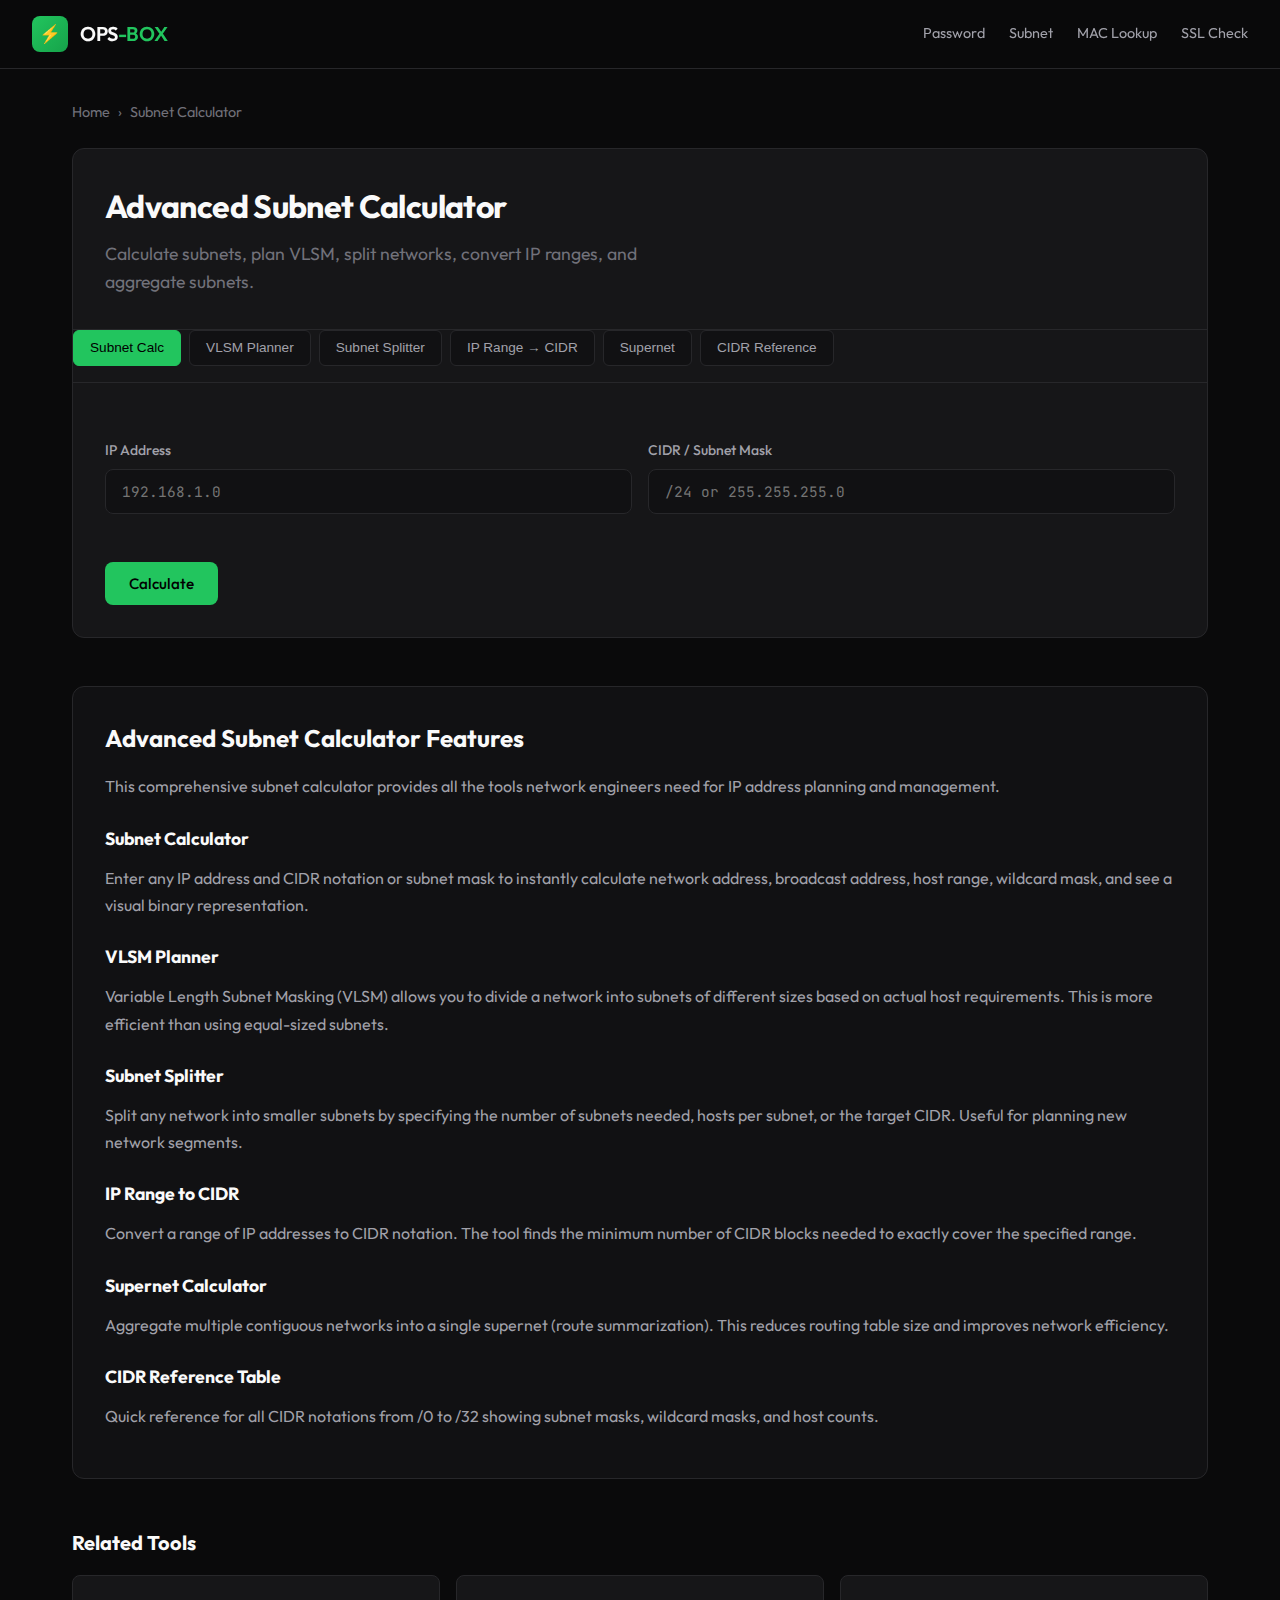
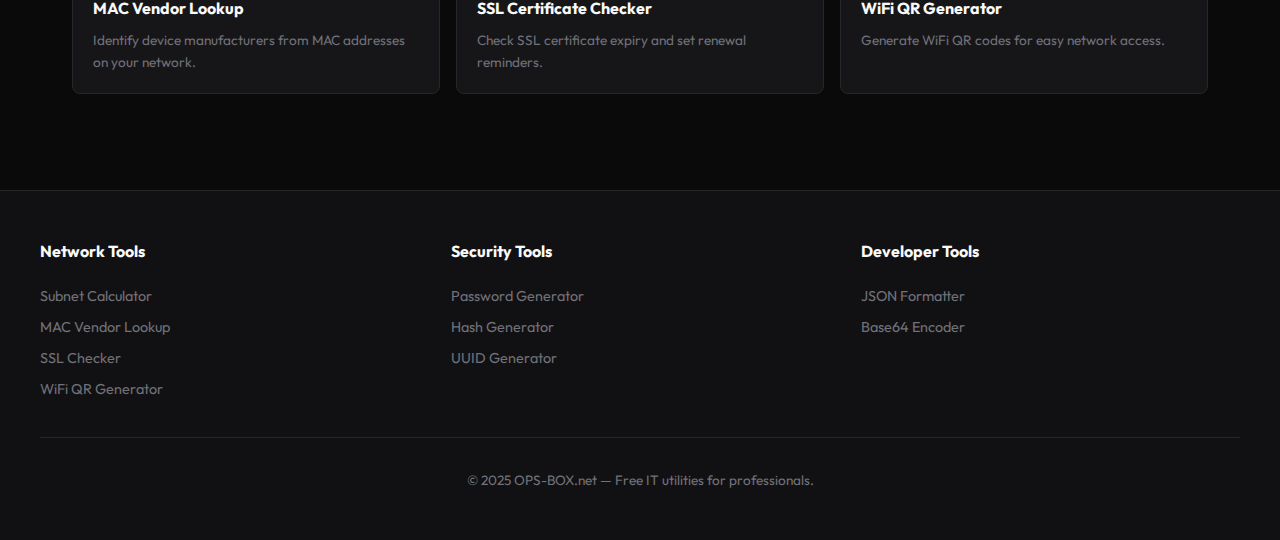
<file: tools/subnet-calculator.html>
<!DOCTYPE html>
<html lang="en">
<head>
    <meta charset="UTF-8">
    <meta name="viewport" content="width=device-width, initial-scale=1.0">
    <title>Subnet Calculator — VLSM, IP Range, CIDR Calculator | OPS-BOX</title>
    <meta name="description" content="Advanced subnet calculator with VLSM planning, subnet splitting, IP range to CIDR conversion, and supernetting. Calculate network addresses, broadcast, host ranges with visual diagrams.">
    <meta name="keywords" content="subnet calculator, VLSM calculator, CIDR calculator, IP calculator, network calculator, subnet mask calculator, wildcard mask, IPv4 subnetting, supernet calculator, IP range to CIDR">
    <meta name="robots" content="index, follow">
    <link rel="canonical" href="https://ops-box.net/tools/subnet-calculator.html">
    
    <meta property="og:title" content="Subnet Calculator — VLSM, IP Range, CIDR Calculator">
    <meta property="og:description" content="Advanced subnet calculator with VLSM planning, subnet splitting, and IP range conversion.">
    <meta property="og:type" content="website">
    <meta property="og:url" content="https://ops-box.net/tools/subnet-calculator.html">
    
    <link rel="preconnect" href="https://fonts.googleapis.com">
    <link rel="preconnect" href="https://fonts.gstatic.com" crossorigin>
    <link href="https://fonts.googleapis.com/css2?family=JetBrains+Mono:wght@400;500;600&family=Outfit:wght@300;400;500;600;700&display=swap" rel="stylesheet">
    <link rel="stylesheet" href="../css/style.css">
    
    <script type="application/ld+json">
    {
        "@context": "https://schema.org",
        "@type": "WebApplication",
        "name": "Advanced Subnet Calculator",
        "url": "https://ops-box.net/tools/subnet-calculator.html",
        "description": "Calculate subnets with VLSM, subnet splitting, IP range to CIDR conversion",
        "applicationCategory": "NetworkingApplication",
        "operatingSystem": "Any",
        "offers": {"@type": "Offer", "price": "0", "priceCurrency": "USD"},
        "featureList": ["Subnet calculation", "VLSM planning", "Subnet splitting", "IP range to CIDR", "Supernetting", "Binary visualization"]
    }
    </script>
    
    <style>
        .tool-tabs {
            display: flex;
            gap: 0.5rem;
            margin-bottom: 1.5rem;
            border-bottom: 1px solid var(--border);
            padding-bottom: 1rem;
            flex-wrap: wrap;
        }
        
        .tool-tab {
            padding: 0.6rem 1rem;
            background: var(--bg-secondary);
            border: 1px solid var(--border);
            border-radius: 6px;
            color: var(--text-secondary);
            cursor: pointer;
            font-size: 0.85rem;
            font-weight: 500;
            transition: all 0.2s ease;
        }
        
        .tool-tab:hover {
            background: var(--bg-card);
            color: var(--text-primary);
        }
        
        .tool-tab.active {
            background: var(--accent);
            color: #000;
            border-color: var(--accent);
        }
        
        .tab-content {
            display: none;
        }
        
        .tab-content.active {
            display: block;
        }
        
        .subnet-results {
            display: grid;
            grid-template-columns: repeat(auto-fit, minmax(180px, 1fr));
            gap: 0.75rem;
            margin-top: 1.5rem;
        }
        
        .subnet-card {
            background: var(--bg-secondary);
            border: 1px solid var(--border);
            border-radius: 8px;
            padding: 1rem;
            position: relative;
        }
        
        .subnet-card-label {
            font-size: 0.7rem;
            text-transform: uppercase;
            letter-spacing: 0.05em;
            color: var(--text-muted);
            margin-bottom: 0.5rem;
        }
        
        .subnet-card-value {
            font-family: 'JetBrains Mono', monospace;
            font-size: 0.95rem;
            color: var(--text-primary);
            word-break: break-all;
        }
        
        .subnet-card .copy-btn {
            position: absolute;
            top: 0.5rem;
            right: 0.5rem;
            background: none;
            border: none;
            color: var(--text-muted);
            cursor: pointer;
            padding: 0.25rem;
            opacity: 0;
            transition: opacity 0.2s;
        }
        
        .subnet-card:hover .copy-btn {
            opacity: 1;
        }
        
        .subnet-card .copy-btn:hover {
            color: var(--accent);
        }
        
        .binary-display {
            margin-top: 1.5rem;
            padding: 1rem;
            background: var(--bg-secondary);
            border: 1px solid var(--border);
            border-radius: 8px;
            font-family: 'JetBrains Mono', monospace;
            font-size: 0.8rem;
            overflow-x: auto;
        }
        
        .binary-row {
            display: flex;
            gap: 0.5rem;
            margin-bottom: 0.5rem;
            align-items: center;
        }
        
        .binary-label {
            width: 100px;
            color: var(--text-muted);
            flex-shrink: 0;
        }
        
        .binary-value {
            display: flex;
            gap: 0.5rem;
        }
        
        .binary-octet {
            padding: 0.25rem 0.5rem;
            background: var(--bg-card);
            border-radius: 4px;
        }
        
        .binary-octet .network-bits {
            color: var(--accent);
        }
        
        .binary-octet .host-bits {
            color: var(--info);
        }
        
        .vlsm-input-row {
            display: flex;
            gap: 0.75rem;
            margin-bottom: 0.5rem;
            align-items: center;
        }
        
        .vlsm-input-row input {
            flex: 1;
        }
        
        .vlsm-input-row .remove-btn {
            background: rgba(239, 68, 68, 0.1);
            color: #ef4444;
            border: 1px solid rgba(239, 68, 68, 0.3);
            padding: 0.5rem 0.75rem;
            border-radius: 6px;
            cursor: pointer;
        }
        
        .add-subnet-btn {
            margin-top: 0.5rem;
            padding: 0.5rem 1rem;
            background: var(--bg-secondary);
            border: 1px dashed var(--border);
            color: var(--text-secondary);
            border-radius: 6px;
            cursor: pointer;
            width: 100%;
        }
        
        .add-subnet-btn:hover {
            background: var(--bg-card);
            color: var(--accent);
            border-color: var(--accent);
        }
        
        .vlsm-results-table {
            width: 100%;
            border-collapse: collapse;
            margin-top: 1rem;
            font-size: 0.85rem;
        }
        
        .vlsm-results-table th,
        .vlsm-results-table td {
            padding: 0.75rem;
            text-align: left;
            border-bottom: 1px solid var(--border);
        }
        
        .vlsm-results-table th {
            color: var(--text-muted);
            font-weight: 500;
            font-size: 0.7rem;
            text-transform: uppercase;
            letter-spacing: 0.05em;
            background: var(--bg-secondary);
        }
        
        .vlsm-results-table td {
            font-family: 'JetBrains Mono', monospace;
        }
        
        .vlsm-results-table tr:hover {
            background: var(--bg-secondary);
        }
        
        .subnet-visual {
            margin-top: 1.5rem;
            padding: 1rem;
            background: var(--bg-secondary);
            border: 1px solid var(--border);
            border-radius: 8px;
        }
        
        .subnet-bar {
            height: 30px;
            background: var(--bg-card);
            border-radius: 6px;
            overflow: hidden;
            display: flex;
            margin-top: 0.5rem;
        }
        
        .subnet-segment {
            display: flex;
            align-items: center;
            justify-content: center;
            font-size: 0.7rem;
            font-family: 'JetBrains Mono', monospace;
            color: #fff;
            min-width: 2px;
            overflow: hidden;
            text-overflow: ellipsis;
            white-space: nowrap;
            padding: 0 0.25rem;
        }
        
        .cidr-reference {
            margin-top: 1.5rem;
        }
        
        .cidr-table {
            width: 100%;
            border-collapse: collapse;
            font-size: 0.8rem;
        }
        
        .cidr-table th,
        .cidr-table td {
            padding: 0.5rem 0.75rem;
            text-align: left;
            border-bottom: 1px solid var(--border);
        }
        
        .cidr-table th {
            color: var(--text-muted);
            font-weight: 500;
            font-size: 0.7rem;
            text-transform: uppercase;
            background: var(--bg-secondary);
        }
        
        .cidr-table td {
            font-family: 'JetBrains Mono', monospace;
        }
        
        .cidr-table tr:hover {
            background: var(--bg-secondary);
        }
        
        .cidr-table .clickable {
            cursor: pointer;
            color: var(--accent);
        }
        
        .cidr-table .clickable:hover {
            text-decoration: underline;
        }
        
        .summary-box {
            background: rgba(34, 197, 94, 0.1);
            border: 1px solid rgba(34, 197, 94, 0.3);
            border-radius: 8px;
            padding: 1rem;
            margin-top: 1rem;
        }
        
        .summary-box.warning {
            background: rgba(251, 191, 36, 0.1);
            border-color: rgba(251, 191, 36, 0.3);
        }
        
        .summary-box.error {
            background: rgba(239, 68, 68, 0.1);
            border-color: rgba(239, 68, 68, 0.3);
        }
        
        .export-btns {
            display: flex;
            gap: 0.5rem;
            margin-top: 1rem;
            flex-wrap: wrap;
        }
        
        .ip-input-group {
            display: flex;
            gap: 0.5rem;
            align-items: center;
        }
        
        .ip-input-group span {
            color: var(--text-muted);
        }
        
        @media (max-width: 640px) {
            .tool-tabs {
                gap: 0.25rem;
            }
            .tool-tab {
                padding: 0.5rem 0.75rem;
                font-size: 0.75rem;
            }
            .binary-display {
                font-size: 0.7rem;
            }
            .binary-label {
                width: 70px;
            }
        }
    </style>
</head>
<body>
    <header>
        <div class="header-content">
            <a href="/" class="logo">
                <div class="logo-icon">⚡</div>
                <div class="logo-text">OPS<span>-BOX</span></div>
            </a>
            <nav class="header-nav">
                <a href="/tools/password-generator.html">Password</a>
                <a href="/tools/subnet-calculator.html">Subnet</a>
                <a href="/tools/mac-vendor-lookup.html">MAC Lookup</a>
                <a href="/tools/ssl-checker.html">SSL Check</a>
            </nav>
        </div>
    </header>

    <main>
        <nav class="breadcrumb">
            <a href="/">Home</a><span>›</span><span class="breadcrumb-current">Subnet Calculator</span>
        </nav>

        <div class="tool-container">
            <div class="tool-header">
                <h1 class="tool-title">Advanced Subnet Calculator</h1>
                <p class="tool-description">Calculate subnets, plan VLSM, split networks, convert IP ranges, and aggregate subnets.</p>
            </div>
            
            <div class="tool-tabs">
                <button class="tool-tab active" onclick="switchTab('basic')">Subnet Calc</button>
                <button class="tool-tab" onclick="switchTab('vlsm')">VLSM Planner</button>
                <button class="tool-tab" onclick="switchTab('split')">Subnet Splitter</button>
                <button class="tool-tab" onclick="switchTab('range')">IP Range → CIDR</button>
                <button class="tool-tab" onclick="switchTab('supernet')">Supernet</button>
                <button class="tool-tab" onclick="switchTab('reference')">CIDR Reference</button>
            </div>
            
            <div class="tool-content">
                <!-- Basic Subnet Calculator -->
                <div id="tab-basic" class="tab-content active">
                    <div class="form-row">
                        <div class="form-group">
                            <label class="form-label">IP Address</label>
                            <input type="text" class="form-input" id="subnetIP" placeholder="192.168.1.0">
                        </div>
                        <div class="form-group">
                            <label class="form-label">CIDR / Subnet Mask</label>
                            <input type="text" class="form-input" id="subnetMask" placeholder="/24 or 255.255.255.0">
                        </div>
                    </div>
                    <div class="btn-group">
                        <button class="btn btn-primary" onclick="calculateSubnet()">Calculate</button>
                    </div>
                    
                    <div id="subnetResults" style="display: none;">
                        <div class="subnet-results">
                            <div class="subnet-card">
                                <button class="copy-btn" onclick="copyValue('netAddress')">📋</button>
                                <div class="subnet-card-label">Network Address</div>
                                <div class="subnet-card-value" id="netAddress">—</div>
                            </div>
                            <div class="subnet-card">
                                <button class="copy-btn" onclick="copyValue('broadcastAddress')">📋</button>
                                <div class="subnet-card-label">Broadcast Address</div>
                                <div class="subnet-card-value" id="broadcastAddress">—</div>
                            </div>
                            <div class="subnet-card">
                                <button class="copy-btn" onclick="copyValue('firstHost')">📋</button>
                                <div class="subnet-card-label">First Usable Host</div>
                                <div class="subnet-card-value" id="firstHost">—</div>
                            </div>
                            <div class="subnet-card">
                                <button class="copy-btn" onclick="copyValue('lastHost')">📋</button>
                                <div class="subnet-card-label">Last Usable Host</div>
                                <div class="subnet-card-value" id="lastHost">—</div>
                            </div>
                            <div class="subnet-card">
                                <div class="subnet-card-label">Total Addresses</div>
                                <div class="subnet-card-value" id="totalHosts">—</div>
                            </div>
                            <div class="subnet-card">
                                <div class="subnet-card-label">Usable Hosts</div>
                                <div class="subnet-card-value" id="usableHosts">—</div>
                            </div>
                            <div class="subnet-card">
                                <button class="copy-btn" onclick="copyValue('subnetMaskResult')">📋</button>
                                <div class="subnet-card-label">Subnet Mask</div>
                                <div class="subnet-card-value" id="subnetMaskResult">—</div>
                            </div>
                            <div class="subnet-card">
                                <button class="copy-btn" onclick="copyValue('wildcardMask')">📋</button>
                                <div class="subnet-card-label">Wildcard Mask</div>
                                <div class="subnet-card-value" id="wildcardMask">—</div>
                            </div>
                            <div class="subnet-card">
                                <div class="subnet-card-label">IP Class</div>
                                <div class="subnet-card-value" id="ipClass">—</div>
                            </div>
                            <div class="subnet-card">
                                <div class="subnet-card-label">CIDR Notation</div>
                                <div class="subnet-card-value" id="cidrNotation">—</div>
                            </div>
                            <div class="subnet-card">
                                <div class="subnet-card-label">IP Type</div>
                                <div class="subnet-card-value" id="ipType">—</div>
                            </div>
                            <div class="subnet-card">
                                <div class="subnet-card-label">Binary Mask</div>
                                <div class="subnet-card-value" id="binaryMask" style="font-size: 0.7rem;">—</div>
                            </div>
                        </div>
                        
                        <div class="binary-display" id="binaryDisplay"></div>
                        
                        <div class="subnet-visual">
                            <div class="subnet-card-label">Network Visualization</div>
                            <div class="subnet-bar" id="subnetBar"></div>
                            <div style="display: flex; justify-content: space-between; margin-top: 0.5rem; font-size: 0.75rem; color: var(--text-muted);">
                                <span id="barStart"></span>
                                <span id="barEnd"></span>
                            </div>
                        </div>
                    </div>
                </div>
                
                <!-- VLSM Planner -->
                <div id="tab-vlsm" class="tab-content">
                    <div class="form-group">
                        <label class="form-label">Network Address (CIDR)</label>
                        <input type="text" class="form-input" id="vlsmNetwork" placeholder="192.168.1.0/24">
                    </div>
                    <div class="form-group">
                        <label class="form-label">Subnets (Name and Hosts Required)</label>
                        <div id="vlsmInputs">
                            <div class="vlsm-input-row">
                                <input type="text" class="form-input" placeholder="Subnet name (e.g., Sales)">
                                <input type="number" class="form-input" placeholder="Hosts needed" min="1">
                                <button class="remove-btn" onclick="removeVlsmRow(this)">✕</button>
                            </div>
                            <div class="vlsm-input-row">
                                <input type="text" class="form-input" placeholder="Subnet name (e.g., IT)">
                                <input type="number" class="form-input" placeholder="Hosts needed" min="1">
                                <button class="remove-btn" onclick="removeVlsmRow(this)">✕</button>
                            </div>
                        </div>
                        <button class="add-subnet-btn" onclick="addVlsmRow()">+ Add Subnet</button>
                    </div>
                    <div class="btn-group">
                        <button class="btn btn-primary" onclick="calculateVLSM()">Calculate VLSM</button>
                    </div>
                    <div id="vlsmResults"></div>
                </div>
                
                <!-- Subnet Splitter -->
                <div id="tab-split" class="tab-content">
                    <div class="form-group">
                        <label class="form-label">Network Address (CIDR)</label>
                        <input type="text" class="form-input" id="splitNetwork" placeholder="10.0.0.0/8">
                    </div>
                    <div class="form-row">
                        <div class="form-group">
                            <label class="form-label">Split Into</label>
                            <select class="form-select" id="splitMethod">
                                <option value="subnets">Number of Subnets</option>
                                <option value="hosts">Hosts per Subnet</option>
                                <option value="cidr">New CIDR</option>
                            </select>
                        </div>
                        <div class="form-group">
                            <label class="form-label">Value</label>
                            <input type="number" class="form-input" id="splitValue" placeholder="4" min="1">
                        </div>
                    </div>
                    <div class="btn-group">
                        <button class="btn btn-primary" onclick="splitSubnet()">Split Network</button>
                    </div>
                    <div id="splitResults"></div>
                </div>
                
                <!-- IP Range to CIDR -->
                <div id="tab-range" class="tab-content">
                    <div class="form-group">
                        <label class="form-label">IP Range</label>
                        <div class="ip-input-group">
                            <input type="text" class="form-input" id="rangeStart" placeholder="192.168.1.0">
                            <span>to</span>
                            <input type="text" class="form-input" id="rangeEnd" placeholder="192.168.1.255">
                        </div>
                    </div>
                    <div class="btn-group">
                        <button class="btn btn-primary" onclick="rangeToCIDR()">Convert to CIDR</button>
                    </div>
                    <div id="rangeResults"></div>
                </div>
                
                <!-- Supernet Calculator -->
                <div id="tab-supernet" class="tab-content">
                    <div class="form-group">
                        <label class="form-label">Networks to Aggregate (one per line)</label>
                        <textarea class="form-textarea" id="supernetInput" placeholder="192.168.0.0/24
192.168.1.0/24
192.168.2.0/24
192.168.3.0/24"></textarea>
                    </div>
                    <div class="btn-group">
                        <button class="btn btn-primary" onclick="calculateSupernet()">Calculate Supernet</button>
                    </div>
                    <div id="supernetResults"></div>
                </div>
                
                <!-- CIDR Reference -->
                <div id="tab-reference" class="tab-content">
                    <div class="cidr-reference">
                        <table class="cidr-table">
                            <thead>
                                <tr>
                                    <th>CIDR</th>
                                    <th>Subnet Mask</th>
                                    <th>Wildcard</th>
                                    <th>Addresses</th>
                                    <th>Usable Hosts</th>
                                    <th>Class</th>
                                </tr>
                            </thead>
                            <tbody id="cidrTableBody">
                            </tbody>
                        </table>
                    </div>
                </div>
            </div>
        </div>

        <section class="seo-content">
            <h2>Advanced Subnet Calculator Features</h2>
            <p>This comprehensive subnet calculator provides all the tools network engineers need for IP address planning and management.</p>
            
            <h3>Subnet Calculator</h3>
            <p>Enter any IP address and CIDR notation or subnet mask to instantly calculate network address, broadcast address, host range, wildcard mask, and see a visual binary representation.</p>
            
            <h3>VLSM Planner</h3>
            <p>Variable Length Subnet Masking (VLSM) allows you to divide a network into subnets of different sizes based on actual host requirements. This is more efficient than using equal-sized subnets.</p>
            
            <h3>Subnet Splitter</h3>
            <p>Split any network into smaller subnets by specifying the number of subnets needed, hosts per subnet, or the target CIDR. Useful for planning new network segments.</p>
            
            <h3>IP Range to CIDR</h3>
            <p>Convert a range of IP addresses to CIDR notation. The tool finds the minimum number of CIDR blocks needed to exactly cover the specified range.</p>
            
            <h3>Supernet Calculator</h3>
            <p>Aggregate multiple contiguous networks into a single supernet (route summarization). This reduces routing table size and improves network efficiency.</p>
            
            <h3>CIDR Reference Table</h3>
            <p>Quick reference for all CIDR notations from /0 to /32 showing subnet masks, wildcard masks, and host counts.</p>
        </section>

        <section class="related-tools">
            <h2>Related Tools</h2>
            <div class="related-grid">
                <a href="/tools/mac-vendor-lookup.html" class="related-card">
                    <h3>MAC Vendor Lookup</h3>
                    <p>Identify device manufacturers from MAC addresses on your network.</p>
                </a>
                <a href="/tools/ssl-checker.html" class="related-card">
                    <h3>SSL Certificate Checker</h3>
                    <p>Check SSL certificate expiry and set renewal reminders.</p>
                </a>
                <a href="/tools/wifi-qr-generator.html" class="related-card">
                    <h3>WiFi QR Generator</h3>
                    <p>Generate WiFi QR codes for easy network access.</p>
                </a>
            </div>
        </section>
    </main>

    <footer>
        <div class="footer-content">
            <div class="footer-section">
                <h3>Network Tools</h3>
                <a href="/tools/subnet-calculator.html">Subnet Calculator</a>
                <a href="/tools/mac-vendor-lookup.html">MAC Vendor Lookup</a>
                <a href="/tools/ssl-checker.html">SSL Checker</a>
                <a href="/tools/wifi-qr-generator.html">WiFi QR Generator</a>
            </div>
            <div class="footer-section">
                <h3>Security Tools</h3>
                <a href="/tools/password-generator.html">Password Generator</a>
                <a href="/tools/hash-generator.html">Hash Generator</a>
                <a href="/tools/uuid-generator.html">UUID Generator</a>
            </div>
            <div class="footer-section">
                <h3>Developer Tools</h3>
                <a href="/tools/json-formatter.html">JSON Formatter</a>
                <a href="/tools/base64-encoder.html">Base64 Encoder</a>
            </div>
        </div>
        <div class="footer-bottom">
            <p>&copy; 2025 OPS-BOX.net — Free IT utilities for professionals.</p>
        </div>
    </footer>

    <div class="toast" id="toast">Copied to clipboard!</div>

    <script src="../js/common.js"></script>
    <script>
        // Tab switching
        function switchTab(tabId) {
            document.querySelectorAll('.tool-tab').forEach(t => t.classList.remove('active'));
            document.querySelectorAll('.tab-content').forEach(t => t.classList.remove('active'));
            document.querySelector(`[onclick="switchTab('${tabId}')"]`).classList.add('active');
            document.getElementById(`tab-${tabId}`).classList.add('active');
            
            if (tabId === 'reference') generateCIDRTable();
        }
        
        // Utility functions
        function parseIP(ip) {
            const parts = ip.trim().split('.').map(Number);
            if (parts.length !== 4 || parts.some(p => isNaN(p) || p < 0 || p > 255)) return null;
            return (parts[0] << 24 >>> 0) + (parts[1] << 16) + (parts[2] << 8) + parts[3];
        }
        
        function toIP(n) {
            return [(n >>> 24) & 255, (n >>> 16) & 255, (n >>> 8) & 255, n & 255].join('.');
        }
        
        function parseCIDR(input) {
            input = input.trim();
            let ip, cidr;
            
            if (input.includes('/')) {
                const parts = input.split('/');
                ip = parseIP(parts[0]);
                cidr = parseInt(parts[1]);
            } else {
                ip = parseIP(input);
                cidr = 24;
            }
            
            if (ip === null || isNaN(cidr) || cidr < 0 || cidr > 32) return null;
            return { ip, cidr };
        }
        
        function getMask(cidr) {
            return cidr === 0 ? 0 : (~0 << (32 - cidr)) >>> 0;
        }
        
        function getNetwork(ip, cidr) {
            return (ip & getMask(cidr)) >>> 0;
        }
        
        function getBroadcast(network, cidr) {
            return (network | (~getMask(cidr) >>> 0)) >>> 0;
        }
        
        function getHostCount(cidr) {
            return Math.pow(2, 32 - cidr);
        }
        
        function getUsableHosts(cidr) {
            const total = getHostCount(cidr);
            return cidr >= 31 ? total : total - 2;
        }
        
        function cidrForHosts(hosts) {
            // Find smallest CIDR that can fit required hosts + 2 (network + broadcast)
            for (let c = 30; c >= 0; c--) {
                if (getUsableHosts(c) >= hosts) return c;
            }
            return 0;
        }
        
        function copyValue(id) {
            const text = document.getElementById(id).textContent;
            navigator.clipboard.writeText(text);
            showToast('Copied: ' + text);
        }
        
        // Basic Subnet Calculator
        function calculateSubnet() {
            const ipInput = document.getElementById('subnetIP').value.trim();
            let maskInput = document.getElementById('subnetMask').value.trim();
            
            if (!ipInput) { alert('Enter an IP address'); return; }
            
            const ipParts = ipInput.split('.').map(Number);
            if (ipParts.length !== 4 || ipParts.some(p => isNaN(p) || p < 0 || p > 255)) {
                alert('Invalid IP address'); return;
            }
            
            let cidr;
            if (maskInput.startsWith('/')) {
                cidr = parseInt(maskInput.substring(1));
            } else if (maskInput.includes('.')) {
                const maskParts = maskInput.split('.').map(Number);
                const maskBinary = maskParts.map(p => p.toString(2).padStart(8, '0')).join('');
                cidr = (maskBinary.match(/1/g) || []).length;
            } else {
                cidr = parseInt(maskInput) || 24;
            }
            
            if (cidr < 0 || cidr > 32) { alert('Invalid CIDR (0-32)'); return; }
            
            const ip = parseIP(ipInput);
            const mask = getMask(cidr);
            const network = getNetwork(ip, cidr);
            const broadcast = getBroadcast(network, cidr);
            const totalHosts = getHostCount(cidr);
            const usableHosts = getUsableHosts(cidr);
            
            document.getElementById('netAddress').textContent = toIP(network);
            document.getElementById('broadcastAddress').textContent = toIP(broadcast);
            document.getElementById('firstHost').textContent = cidr >= 31 ? toIP(network) : toIP(network + 1);
            document.getElementById('lastHost').textContent = cidr >= 31 ? toIP(broadcast) : toIP(broadcast - 1);
            document.getElementById('totalHosts').textContent = totalHosts.toLocaleString();
            document.getElementById('usableHosts').textContent = usableHosts.toLocaleString();
            document.getElementById('subnetMaskResult').textContent = toIP(mask);
            document.getElementById('wildcardMask').textContent = toIP((~mask >>> 0));
            document.getElementById('cidrNotation').textContent = '/' + cidr;
            
            // Binary mask
            const binaryMask = mask.toString(2).padStart(32, '0');
            document.getElementById('binaryMask').textContent = binaryMask.match(/.{8}/g).join('.');
            
            // IP Class
            let ipClass = ipParts[0] < 128 ? 'A' : ipParts[0] < 192 ? 'B' : ipParts[0] < 224 ? 'C' : ipParts[0] < 240 ? 'D' : 'E';
            document.getElementById('ipClass').textContent = 'Class ' + ipClass;
            
            // IP Type
            let ipType = 'Public';
            if (ipParts[0] === 10 || (ipParts[0] === 172 && ipParts[1] >= 16 && ipParts[1] <= 31) || (ipParts[0] === 192 && ipParts[1] === 168)) {
                ipType = 'Private (RFC 1918)';
            } else if (ipParts[0] === 127) {
                ipType = 'Loopback';
            } else if (ipParts[0] === 169 && ipParts[1] === 254) {
                ipType = 'Link-Local (APIPA)';
            } else if (ipParts[0] >= 224 && ipParts[0] <= 239) {
                ipType = 'Multicast';
            }
            document.getElementById('ipType').textContent = ipType;
            
            // Binary display
            const ipBinary = ip.toString(2).padStart(32, '0');
            const netBinary = network.toString(2).padStart(32, '0');
            const broadBinary = broadcast.toString(2).padStart(32, '0');
            
            document.getElementById('binaryDisplay').innerHTML = `
                <div class="binary-row">
                    <span class="binary-label">IP Address:</span>
                    <div class="binary-value">
                        ${ipBinary.match(/.{8}/g).map((octet, i) => `
                            <span class="binary-octet">
                                <span class="network-bits">${octet.substring(0, Math.min(8, Math.max(0, cidr - i*8)))}</span><span class="host-bits">${octet.substring(Math.min(8, Math.max(0, cidr - i*8)))}</span>
                            </span>
                        `).join('')}
                    </div>
                </div>
                <div class="binary-row">
                    <span class="binary-label">Subnet Mask:</span>
                    <div class="binary-value">
                        ${binaryMask.match(/.{8}/g).map(octet => `<span class="binary-octet">${octet}</span>`).join('')}
                    </div>
                </div>
                <div class="binary-row">
                    <span class="binary-label">Network:</span>
                    <div class="binary-value">
                        ${netBinary.match(/.{8}/g).map(octet => `<span class="binary-octet">${octet}</span>`).join('')}
                    </div>
                </div>
                <div class="binary-row">
                    <span class="binary-label">Broadcast:</span>
                    <div class="binary-value">
                        ${broadBinary.match(/.{8}/g).map(octet => `<span class="binary-octet">${octet}</span>`).join('')}
                    </div>
                </div>
                <div style="margin-top: 0.75rem; font-size: 0.75rem; color: var(--text-muted);">
                    <span style="color: var(--accent);">■</span> Network bits (${cidr}) &nbsp;&nbsp;
                    <span style="color: var(--info);">■</span> Host bits (${32 - cidr})
                </div>
            `;
            
            // Visual bar
            document.getElementById('subnetBar').innerHTML = `
                <div class="subnet-segment" style="width: 1px; background: #ef4444;" title="Network: ${toIP(network)}"></div>
                <div class="subnet-segment" style="flex: 1; background: var(--accent);" title="${usableHosts.toLocaleString()} usable hosts">${usableHosts > 10 ? usableHosts.toLocaleString() + ' hosts' : ''}</div>
                <div class="subnet-segment" style="width: 1px; background: #3b82f6;" title="Broadcast: ${toIP(broadcast)}"></div>
            `;
            document.getElementById('barStart').textContent = toIP(network);
            document.getElementById('barEnd').textContent = toIP(broadcast);
            
            document.getElementById('subnetResults').style.display = 'block';
        }
        
        // VLSM Planner
        function addVlsmRow() {
            const container = document.getElementById('vlsmInputs');
            const row = document.createElement('div');
            row.className = 'vlsm-input-row';
            row.innerHTML = `
                <input type="text" class="form-input" placeholder="Subnet name">
                <input type="number" class="form-input" placeholder="Hosts needed" min="1">
                <button class="remove-btn" onclick="removeVlsmRow(this)">✕</button>
            `;
            container.appendChild(row);
        }
        
        function removeVlsmRow(btn) {
            const rows = document.querySelectorAll('.vlsm-input-row');
            if (rows.length > 1) btn.parentElement.remove();
        }
        
        function calculateVLSM() {
            const networkInput = document.getElementById('vlsmNetwork').value;
            const parsed = parseCIDR(networkInput);
            
            if (!parsed) { alert('Invalid network address'); return; }
            
            const rows = document.querySelectorAll('.vlsm-input-row');
            const subnets = [];
            
            rows.forEach(row => {
                const inputs = row.querySelectorAll('input');
                const name = inputs[0].value.trim() || 'Unnamed';
                const hosts = parseInt(inputs[1].value) || 0;
                if (hosts > 0) subnets.push({ name, hosts });
            });
            
            if (subnets.length === 0) { alert('Add at least one subnet with hosts'); return; }
            
            // Sort by hosts descending (VLSM allocates largest first)
            subnets.sort((a, b) => b.hosts - a.hosts);
            
            const totalAvailable = getHostCount(parsed.cidr);
            let currentIP = getNetwork(parsed.ip, parsed.cidr);
            const results = [];
            let totalUsed = 0;
            
            for (const subnet of subnets) {
                const cidr = cidrForHosts(subnet.hosts);
                const blockSize = getHostCount(cidr);
                
                // Align to block boundary
                if (currentIP % blockSize !== 0) {
                    currentIP = Math.ceil(currentIP / blockSize) * blockSize;
                }
                
                const network = currentIP;
                const broadcast = network + blockSize - 1;
                
                if (broadcast > getNetwork(parsed.ip, parsed.cidr) + totalAvailable - 1) {
                    results.push({ ...subnet, error: 'Not enough space' });
                } else {
                    results.push({
                        name: subnet.name,
                        hosts: subnet.hosts,
                        cidr: cidr,
                        network: toIP(network),
                        broadcast: toIP(broadcast),
                        firstHost: toIP(network + 1),
                        lastHost: toIP(broadcast - 1),
                        usable: getUsableHosts(cidr),
                        mask: toIP(getMask(cidr))
                    });
                    currentIP = broadcast + 1;
                    totalUsed += blockSize;
                }
            }
            
            const remaining = totalAvailable - totalUsed;
            const utilizationPercent = ((totalUsed / totalAvailable) * 100).toFixed(1);
            
            let html = `
                <div class="summary-box ${remaining < 0 ? 'error' : remaining < totalAvailable * 0.1 ? 'warning' : ''}">
                    <strong>Summary:</strong> Using ${totalUsed.toLocaleString()} of ${totalAvailable.toLocaleString()} addresses (${utilizationPercent}%)
                    ${remaining > 0 ? `<br>Remaining: ${remaining.toLocaleString()} addresses` : ''}
                    ${remaining < 0 ? '<br>⚠️ Not enough address space!' : ''}
                </div>
                <table class="vlsm-results-table">
                    <thead>
                        <tr>
                            <th>Name</th>
                            <th>Needed</th>
                            <th>Allocated</th>
                            <th>Network</th>
                            <th>Range</th>
                            <th>Mask</th>
                        </tr>
                    </thead>
                    <tbody>
            `;
            
            results.forEach(r => {
                if (r.error) {
                    html += `<tr style="color: #ef4444;"><td>${r.name}</td><td>${r.hosts}</td><td colspan="4">${r.error}</td></tr>`;
                } else {
                    html += `
                        <tr>
                            <td>${r.name}</td>
                            <td>${r.hosts}</td>
                            <td>${r.usable} (/${r.cidr})</td>
                            <td>${r.network}/${r.cidr}</td>
                            <td>${r.firstHost} - ${r.lastHost}</td>
                            <td>${r.mask}</td>
                        </tr>
                    `;
                }
            });
            
            html += '</tbody></table>';
            
            // Visual
            html += '<div class="subnet-visual"><div class="subnet-card-label">Address Space Allocation</div><div class="subnet-bar">';
            const colors = ['#22c55e', '#3b82f6', '#f59e0b', '#ef4444', '#8b5cf6', '#ec4899', '#14b8a6', '#f97316'];
            results.forEach((r, i) => {
                if (!r.error) {
                    const width = (getHostCount(r.cidr) / totalAvailable) * 100;
                    html += `<div class="subnet-segment" style="width: ${width}%; background: ${colors[i % colors.length]};" title="${r.name}: ${r.network}/${r.cidr}">${width > 8 ? r.name : ''}</div>`;
                }
            });
            if (remaining > 0) {
                const width = (remaining / totalAvailable) * 100;
                html += `<div class="subnet-segment" style="width: ${width}%; background: var(--bg-card); color: var(--text-muted);" title="Unused">${width > 8 ? 'Free' : ''}</div>`;
            }
            html += '</div></div>';
            
            document.getElementById('vlsmResults').innerHTML = html;
        }
        
        // Subnet Splitter
        function splitSubnet() {
            const networkInput = document.getElementById('splitNetwork').value;
            const method = document.getElementById('splitMethod').value;
            const value = parseInt(document.getElementById('splitValue').value);
            
            const parsed = parseCIDR(networkInput);
            if (!parsed) { alert('Invalid network address'); return; }
            if (!value || value < 1) { alert('Enter a valid value'); return; }
            
            let newCidr;
            
            if (method === 'subnets') {
                const bitsNeeded = Math.ceil(Math.log2(value));
                newCidr = parsed.cidr + bitsNeeded;
            } else if (method === 'hosts') {
                newCidr = cidrForHosts(value);
            } else {
                newCidr = value;
            }
            
            if (newCidr > 32 || newCidr < parsed.cidr) {
                alert('Invalid split parameters'); return;
            }
            
            const network = getNetwork(parsed.ip, parsed.cidr);
            const subnetCount = Math.pow(2, newCidr - parsed.cidr);
            const blockSize = getHostCount(newCidr);
            
            let html = `
                <div class="summary-box">
                    <strong>Splitting ${toIP(network)}/${parsed.cidr} into ${subnetCount} subnets of /${newCidr}</strong><br>
                    Each subnet has ${getUsableHosts(newCidr).toLocaleString()} usable hosts
                </div>
                <table class="vlsm-results-table">
                    <thead>
                        <tr>
                            <th>#</th>
                            <th>Network</th>
                            <th>First Host</th>
                            <th>Last Host</th>
                            <th>Broadcast</th>
                        </tr>
                    </thead>
                    <tbody>
            `;
            
            const maxShow = Math.min(subnetCount, 256);
            for (let i = 0; i < maxShow; i++) {
                const subnetNet = network + (i * blockSize);
                const subnetBroad = subnetNet + blockSize - 1;
                html += `
                    <tr>
                        <td>${i + 1}</td>
                        <td>${toIP(subnetNet)}/${newCidr}</td>
                        <td>${newCidr >= 31 ? toIP(subnetNet) : toIP(subnetNet + 1)}</td>
                        <td>${newCidr >= 31 ? toIP(subnetBroad) : toIP(subnetBroad - 1)}</td>
                        <td>${toIP(subnetBroad)}</td>
                    </tr>
                `;
            }
            
            if (subnetCount > maxShow) {
                html += `<tr><td colspan="5" style="text-align: center; color: var(--text-muted);">... and ${(subnetCount - maxShow).toLocaleString()} more subnets</td></tr>`;
            }
            
            html += '</tbody></table>';
            document.getElementById('splitResults').innerHTML = html;
        }
        
        // IP Range to CIDR
        function rangeToCIDR() {
            const start = parseIP(document.getElementById('rangeStart').value);
            const end = parseIP(document.getElementById('rangeEnd').value);
            
            if (start === null || end === null) { alert('Invalid IP addresses'); return; }
            if (start > end) { alert('Start IP must be less than end IP'); return; }
            
            const cidrs = [];
            let current = start;
            
            while (current <= end) {
                let maxSize = 32;
                
                // Find the largest block that starts at current and doesn't exceed end
                while (maxSize > 0) {
                    const mask = getMask(maxSize - 1);
                    const network = current & mask;
                    const broadcast = (network | (~mask >>> 0)) >>> 0;
                    
                    if (network === current && broadcast <= end) {
                        maxSize--;
                    } else {
                        break;
                    }
                }
                
                cidrs.push({ network: current, cidr: maxSize });
                current = (current + getHostCount(maxSize)) >>> 0;
            }
            
            let html = `
                <div class="summary-box">
                    <strong>Range ${toIP(start)} - ${toIP(end)}</strong><br>
                    Converted to ${cidrs.length} CIDR block${cidrs.length > 1 ? 's' : ''}
                    (${(end - start + 1).toLocaleString()} total addresses)
                </div>
                <table class="vlsm-results-table">
                    <thead>
                        <tr>
                            <th>CIDR Block</th>
                            <th>Range</th>
                            <th>Addresses</th>
                        </tr>
                    </thead>
                    <tbody>
            `;
            
            cidrs.forEach(c => {
                const broadcast = getBroadcast(c.network, c.cidr);
                html += `
                    <tr>
                        <td>${toIP(c.network)}/${c.cidr}</td>
                        <td>${toIP(c.network)} - ${toIP(broadcast)}</td>
                        <td>${getHostCount(c.cidr).toLocaleString()}</td>
                    </tr>
                `;
            });
            
            html += '</tbody></table>';
            document.getElementById('rangeResults').innerHTML = html;
        }
        
        // Supernet Calculator
        function calculateSupernet() {
            const input = document.getElementById('supernetInput').value.trim();
            const lines = input.split('\n').filter(l => l.trim());
            
            const networks = [];
            for (const line of lines) {
                const parsed = parseCIDR(line);
                if (parsed) {
                    networks.push({
                        original: line.trim(),
                        network: getNetwork(parsed.ip, parsed.cidr),
                        cidr: parsed.cidr
                    });
                }
            }
            
            if (networks.length < 2) { alert('Enter at least 2 networks'); return; }
            
            // Sort by network address
            networks.sort((a, b) => a.network - b.network);
            
            // Find the common prefix
            let minIP = networks[0].network;
            let maxIP = networks[networks.length - 1].network + getHostCount(networks[networks.length - 1].cidr) - 1;
            
            // Find smallest CIDR that covers all
            let supernetCidr = 0;
            for (let c = 32; c >= 0; c--) {
                const mask = getMask(c);
                const net = minIP & mask;
                const broad = getBroadcast(net, c);
                if (net <= minIP && broad >= maxIP) {
                    supernetCidr = c;
                    break;
                }
            }
            
            const supernetNetwork = getNetwork(minIP, supernetCidr);
            const supernetBroadcast = getBroadcast(supernetNetwork, supernetCidr);
            
            // Check if networks are contiguous
            let isContiguous = true;
            let expectedNext = networks[0].network;
            for (const net of networks) {
                if (net.network !== expectedNext) {
                    isContiguous = false;
                }
                expectedNext = net.network + getHostCount(net.cidr);
            }
            
            // Check for gaps
            const actualUsed = networks.reduce((sum, n) => sum + getHostCount(n.cidr), 0);
            const supernetSize = getHostCount(supernetCidr);
            const hasGaps = actualUsed < supernetSize;
            
            let html = `
                <div class="summary-box ${hasGaps ? 'warning' : ''}">
                    <strong>Supernet: ${toIP(supernetNetwork)}/${supernetCidr}</strong><br>
                    Aggregates ${networks.length} networks into one route<br>
                    ${hasGaps ? `⚠️ Warning: Supernet includes ${(supernetSize - actualUsed).toLocaleString()} addresses not in original networks` : '✓ Perfect aggregation'}
                </div>
                <div class="subnet-results">
                    <div class="subnet-card">
                        <div class="subnet-card-label">Supernet</div>
                        <div class="subnet-card-value">${toIP(supernetNetwork)}/${supernetCidr}</div>
                    </div>
                    <div class="subnet-card">
                        <div class="subnet-card-label">Subnet Mask</div>
                        <div class="subnet-card-value">${toIP(getMask(supernetCidr))}</div>
                    </div>
                    <div class="subnet-card">
                        <div class="subnet-card-label">Range</div>
                        <div class="subnet-card-value">${toIP(supernetNetwork)} - ${toIP(supernetBroadcast)}</div>
                    </div>
                    <div class="subnet-card">
                        <div class="subnet-card-label">Total Addresses</div>
                        <div class="subnet-card-value">${supernetSize.toLocaleString()}</div>
                    </div>
                </div>
                <h4 style="margin-top: 1.5rem; font-size: 0.9rem;">Input Networks:</h4>
                <table class="vlsm-results-table">
                    <thead><tr><th>Network</th><th>Addresses</th></tr></thead>
                    <tbody>
            `;
            
            networks.forEach(n => {
                html += `<tr><td>${n.original}</td><td>${getHostCount(n.cidr).toLocaleString()}</td></tr>`;
            });
            
            html += '</tbody></table>';
            document.getElementById('supernetResults').innerHTML = html;
        }
        
        // CIDR Reference Table
        function generateCIDRTable() {
            const tbody = document.getElementById('cidrTableBody');
            if (tbody.innerHTML) return; // Already generated
            
            let html = '';
            for (let cidr = 32; cidr >= 0; cidr--) {
                const mask = getMask(cidr);
                const hosts = getHostCount(cidr);
                const usable = getUsableHosts(cidr);
                
                let classType = '-';
                if (cidr >= 24) classType = 'C';
                else if (cidr >= 16) classType = 'B';
                else if (cidr >= 8) classType = 'A';
                
                html += `
                    <tr>
                        <td class="clickable" onclick="useRefCIDR(${cidr})">/${cidr}</td>
                        <td>${toIP(mask)}</td>
                        <td>${toIP(~mask >>> 0)}</td>
                        <td>${hosts.toLocaleString()}</td>
                        <td>${usable.toLocaleString()}</td>
                        <td>${classType}</td>
                    </tr>
                `;
            }
            tbody.innerHTML = html;
        }
        
        function useRefCIDR(cidr) {
            document.getElementById('subnetMask').value = '/' + cidr;
            switchTab('basic');
            document.getElementById('subnetIP').focus();
            showToast('CIDR /' + cidr + ' selected');
        }
        
        // Enter key support
        document.getElementById('subnetIP').addEventListener('keypress', e => { if (e.key === 'Enter') calculateSubnet(); });
        document.getElementById('subnetMask').addEventListener('keypress', e => { if (e.key === 'Enter') calculateSubnet(); });
    </script>
</body>
</html>
</file>
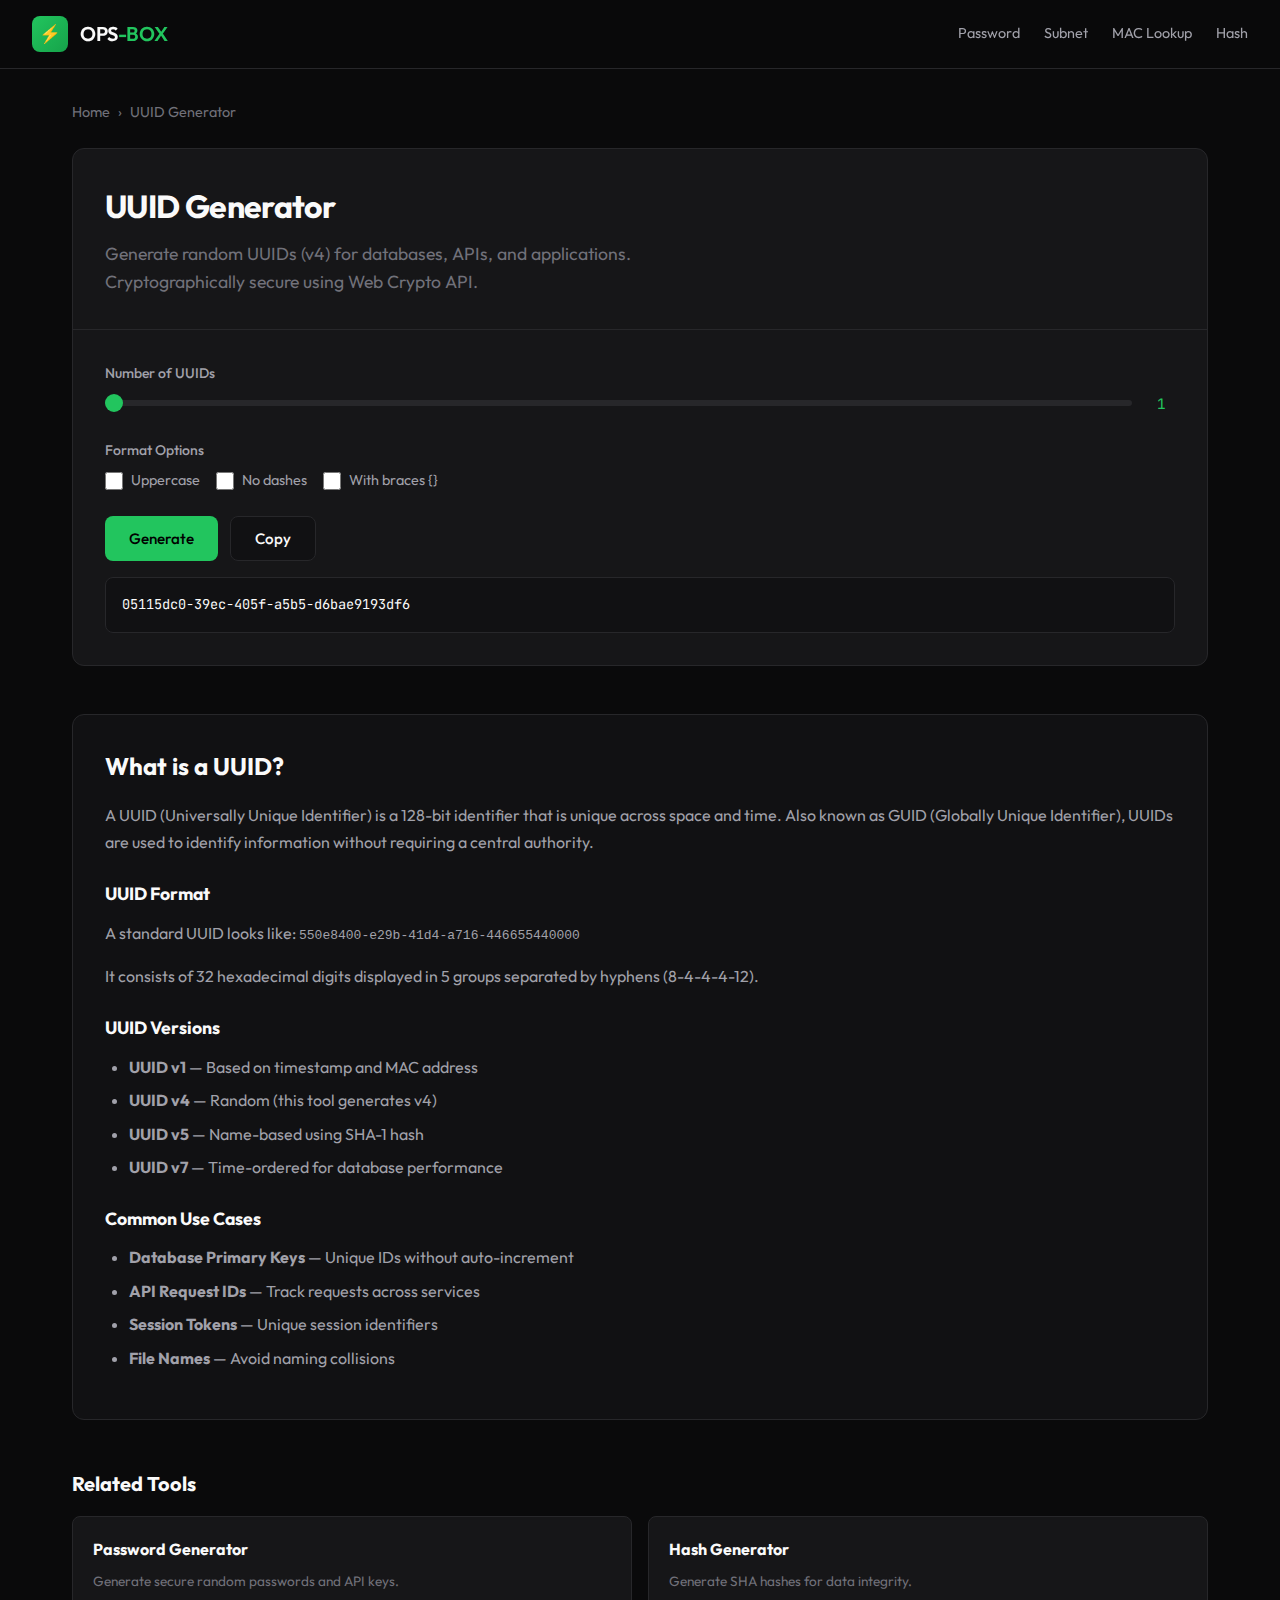
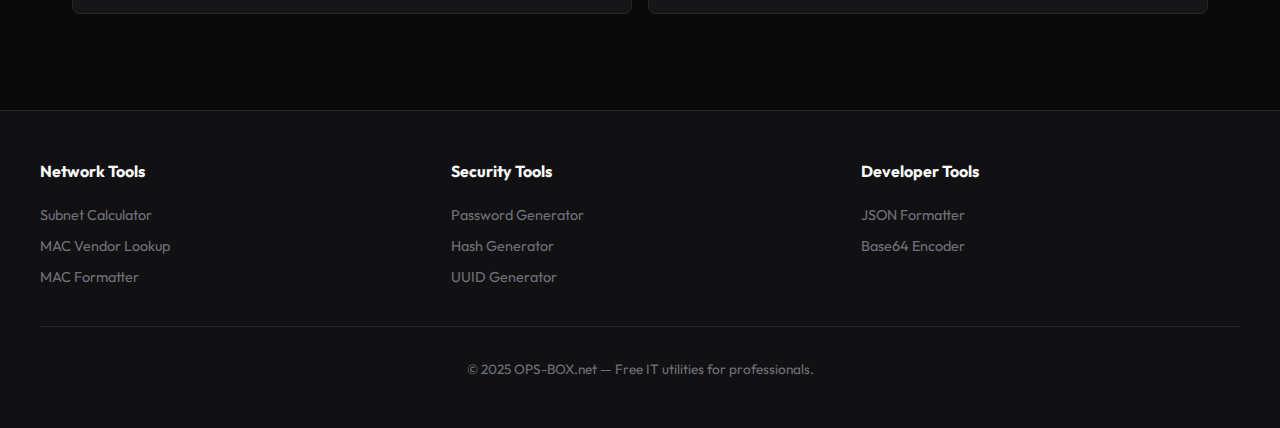
<file: tools/uuid-generator.html>
<!DOCTYPE html>
<html lang="en">
<head>
    <meta charset="UTF-8">
    <meta name="viewport" content="width=device-width, initial-scale=1.0">
    <title>UUID Generator — Generate Random UUID v4 Online | OPS-BOX</title>
    <meta name="description" content="Free online UUID generator. Generate random UUID v4 identifiers for databases, APIs, and applications. Bulk generation with format options. 100% client-side.">
    <meta name="keywords" content="UUID generator, GUID generator, random UUID, UUID v4, unique identifier, generate UUID online, bulk UUID generator">
    <meta name="robots" content="index, follow">
    <link rel="canonical" href="https://ops-box.net/tools/uuid-generator.html">
    
    <meta property="og:title" content="UUID Generator — Generate Random UUID v4 Online">
    <meta property="og:description" content="Generate random UUIDs for databases and APIs. Bulk generation supported.">
    <meta property="og:type" content="website">
    <meta property="og:url" content="https://ops-box.net/tools/uuid-generator.html">
    
    <link rel="preconnect" href="https://fonts.googleapis.com">
    <link rel="preconnect" href="https://fonts.gstatic.com" crossorigin>
    <link href="https://fonts.googleapis.com/css2?family=JetBrains+Mono:wght@400;500;600&family=Outfit:wght@300;400;500;600;700&display=swap" rel="stylesheet">
    <link rel="stylesheet" href="../css/style.css">
    
    <script type="application/ld+json">
    {
        "@context": "https://schema.org",
        "@type": "WebApplication",
        "name": "UUID Generator",
        "url": "https://ops-box.net/tools/uuid-generator.html",
        "description": "Generate random UUID v4 identifiers online",
        "applicationCategory": "DeveloperApplication",
        "operatingSystem": "Any",
        "offers": {"@type": "Offer", "price": "0", "priceCurrency": "USD"}
    }
    </script>
</head>
<body>
    <header>
        <div class="header-content">
            <a href="/" class="logo">
                <div class="logo-icon">⚡</div>
                <div class="logo-text">OPS<span>-BOX</span></div>
            </a>
            <nav class="header-nav">
                <a href="/tools/password-generator.html">Password</a>
                <a href="/tools/subnet-calculator.html">Subnet</a>
                <a href="/tools/mac-vendor-lookup.html">MAC Lookup</a>
                <a href="/tools/hash-generator.html">Hash</a>
            </nav>
        </div>
    </header>

    <main>
        <nav class="breadcrumb">
            <a href="/">Home</a><span>›</span><span class="breadcrumb-current">UUID Generator</span>
        </nav>

        <div class="tool-container">
            <div class="tool-header">
                <h1 class="tool-title">UUID Generator</h1>
                <p class="tool-description">Generate random UUIDs (v4) for databases, APIs, and applications. Cryptographically secure using Web Crypto API.</p>
            </div>
            <div class="tool-content">
                <div class="form-group">
                    <label class="form-label">Number of UUIDs</label>
                    <div class="range-container">
                        <input type="range" class="range-input" id="uuidCount" min="1" max="100" value="1">
                        <span class="range-value" id="uuidCountValue">1</span>
                    </div>
                </div>
                <div class="form-group">
                    <label class="form-label">Format Options</label>
                    <div class="checkbox-group">
                        <label class="checkbox-label"><input type="checkbox" id="uuidUppercase"> Uppercase</label>
                        <label class="checkbox-label"><input type="checkbox" id="uuidNoDashes"> No dashes</label>
                        <label class="checkbox-label"><input type="checkbox" id="uuidBraces"> With braces {}</label>
                    </div>
                </div>
                <div class="btn-group">
                    <button class="btn btn-primary" onclick="generateUUIDs()">Generate</button>
                    <button class="btn btn-secondary" onclick="copyToClipboard('uuidResult')">Copy</button>
                </div>
                <div class="bulk-output"><pre id="uuidResult">Click generate to create UUIDs</pre></div>
            </div>
        </div>

        <section class="seo-content">
            <h2>What is a UUID?</h2>
            <p>A UUID (Universally Unique Identifier) is a 128-bit identifier that is unique across space and time. Also known as GUID (Globally Unique Identifier), UUIDs are used to identify information without requiring a central authority.</p>
            
            <h3>UUID Format</h3>
            <p>A standard UUID looks like: <code>550e8400-e29b-41d4-a716-446655440000</code></p>
            <p>It consists of 32 hexadecimal digits displayed in 5 groups separated by hyphens (8-4-4-4-12).</p>
            
            <h3>UUID Versions</h3>
            <ul>
                <li><strong>UUID v1</strong> — Based on timestamp and MAC address</li>
                <li><strong>UUID v4</strong> — Random (this tool generates v4)</li>
                <li><strong>UUID v5</strong> — Name-based using SHA-1 hash</li>
                <li><strong>UUID v7</strong> — Time-ordered for database performance</li>
            </ul>
            
            <h3>Common Use Cases</h3>
            <ul>
                <li><strong>Database Primary Keys</strong> — Unique IDs without auto-increment</li>
                <li><strong>API Request IDs</strong> — Track requests across services</li>
                <li><strong>Session Tokens</strong> — Unique session identifiers</li>
                <li><strong>File Names</strong> — Avoid naming collisions</li>
            </ul>
        </section>

        <section class="related-tools">
            <h2>Related Tools</h2>
            <div class="related-grid">
                <a href="/tools/password-generator.html" class="related-card">
                    <h3>Password Generator</h3>
                    <p>Generate secure random passwords and API keys.</p>
                </a>
                <a href="/tools/hash-generator.html" class="related-card">
                    <h3>Hash Generator</h3>
                    <p>Generate SHA hashes for data integrity.</p>
                </a>
            </div>
        </section>
    </main>

    <footer>
        <div class="footer-content">
            <div class="footer-section">
                <h3>Network Tools</h3>
                <a href="/tools/subnet-calculator.html">Subnet Calculator</a>
                <a href="/tools/mac-vendor-lookup.html">MAC Vendor Lookup</a>
                <a href="/tools/mac-address-formatter.html">MAC Formatter</a>
            </div>
            <div class="footer-section">
                <h3>Security Tools</h3>
                <a href="/tools/password-generator.html">Password Generator</a>
                <a href="/tools/hash-generator.html">Hash Generator</a>
                <a href="/tools/uuid-generator.html">UUID Generator</a>
            </div>
            <div class="footer-section">
                <h3>Developer Tools</h3>
                <a href="/tools/json-formatter.html">JSON Formatter</a>
                <a href="/tools/base64-encoder.html">Base64 Encoder</a>
            </div>
        </div>
        <div class="footer-bottom">
            <p>&copy; 2025 OPS-BOX.net — Free IT utilities for professionals.</p>
        </div>
    </footer>

    <div class="toast" id="toast">Copied to clipboard!</div>

    <script src="../js/common.js"></script>
    <script>
        document.getElementById('uuidCount').addEventListener('input', function() { 
            document.getElementById('uuidCountValue').textContent = this.value; 
        });

        function generateUUIDs() {
            const count = parseInt(document.getElementById('uuidCount').value);
            const upper = document.getElementById('uuidUppercase').checked;
            const noDash = document.getElementById('uuidNoDashes').checked;
            const braces = document.getElementById('uuidBraces').checked;
            const uuids = [];
            
            for (let i = 0; i < count; i++) {
                let u = crypto.randomUUID();
                if (upper) u = u.toUpperCase();
                if (noDash) u = u.replace(/-/g, '');
                if (braces) u = '{' + u + '}';
                uuids.push(u);
            }
            
            document.getElementById('uuidResult').textContent = uuids.join('\n');
        }
        
        generateUUIDs();
    </script>
</body>
</html>
</file>
<file: css/style.css>
:root {
    --bg-primary: #0a0a0b;
    --bg-secondary: #111113;
    --bg-card: #161618;
    --bg-card-hover: #1a1a1d;
    --border: #27272a;
    --border-hover: #3f3f46;
    --text-primary: #fafafa;
    --text-secondary: #a1a1aa;
    --text-muted: #71717a;
    --accent: #22c55e;
    --accent-dim: #16a34a;
    --accent-glow: rgba(34, 197, 94, 0.15);
    --danger: #ef4444;
    --warning: #f59e0b;
    --info: #3b82f6;
}

* { margin: 0; padding: 0; box-sizing: border-box; }

body { 
    font-family: 'Outfit', -apple-system, sans-serif; 
    background: var(--bg-primary); 
    color: var(--text-primary); 
    min-height: 100vh; 
    line-height: 1.6; 
}

/* Header */
header { 
    border-bottom: 1px solid var(--border); 
    padding: 1rem 2rem; 
    position: sticky; 
    top: 0; 
    background: rgba(10, 10, 11, 0.95); 
    backdrop-filter: blur(12px); 
    z-index: 100; 
}

.header-content { 
    max-width: 1400px; 
    margin: 0 auto; 
    display: flex; 
    justify-content: space-between; 
    align-items: center; 
}

.logo { 
    display: flex; 
    align-items: center; 
    gap: 0.75rem; 
    text-decoration: none; 
    color: var(--text-primary); 
}

.logo-icon { 
    width: 36px; 
    height: 36px; 
    background: linear-gradient(135deg, var(--accent) 0%, var(--accent-dim) 100%); 
    border-radius: 8px; 
    display: flex; 
    align-items: center; 
    justify-content: center; 
    font-weight: 700; 
    font-size: 1.1rem; 
}

.logo-text { 
    font-size: 1.25rem; 
    font-weight: 600; 
    letter-spacing: -0.02em; 
}

.logo-text span { color: var(--accent); }

.header-nav {
    display: flex;
    gap: 1.5rem;
    align-items: center;
}

.header-nav a {
    color: var(--text-secondary);
    text-decoration: none;
    font-size: 0.9rem;
    transition: color 0.2s;
}

.header-nav a:hover {
    color: var(--accent);
}

@media (max-width: 768px) {
    .header-nav { display: none; }
}

/* Main Layout */
main { 
    max-width: 1200px; 
    margin: 0 auto; 
    padding: 2rem; 
}

@media (max-width: 768px) {
    main { padding: 1rem; }
}

/* Tool Container */
.tool-container { 
    background: var(--bg-card); 
    border: 1px solid var(--border); 
    border-radius: 12px; 
    overflow: hidden; 
}

.tool-header { 
    padding: 2rem; 
    border-bottom: 1px solid var(--border); 
}

.tool-title { 
    font-size: 2rem; 
    font-weight: 700; 
    letter-spacing: -0.02em; 
    margin-bottom: 0.5rem; 
}

.tool-description { 
    color: var(--text-muted); 
    font-size: 1.1rem; 
    max-width: 600px;
}

.tool-content { padding: 2rem; }

/* Form Elements */
.form-group { margin-bottom: 1.5rem; }

.form-label { 
    display: block; 
    font-size: 0.875rem; 
    font-weight: 500; 
    color: var(--text-secondary); 
    margin-bottom: 0.5rem; 
}

.form-input, .form-textarea, .form-select { 
    width: 100%; 
    padding: 0.75rem 1rem; 
    background: var(--bg-secondary); 
    border: 1px solid var(--border); 
    border-radius: 8px; 
    color: var(--text-primary); 
    font-family: 'JetBrains Mono', monospace; 
    font-size: 0.9rem; 
    transition: all 0.2s ease; 
}

.form-input:focus, .form-textarea:focus, .form-select:focus { 
    outline: none; 
    border-color: var(--accent); 
    box-shadow: 0 0 0 3px var(--accent-glow); 
}

.form-textarea { min-height: 150px; resize: vertical; }

.form-row { 
    display: grid; 
    grid-template-columns: repeat(auto-fit, minmax(150px, 1fr)); 
    gap: 1rem; 
}

/* Checkbox & Range */
.checkbox-group { display: flex; flex-wrap: wrap; gap: 1rem; }

.checkbox-label { 
    display: flex; 
    align-items: center; 
    gap: 0.5rem; 
    cursor: pointer; 
    color: var(--text-secondary); 
    font-size: 0.9rem; 
}

.checkbox-label input[type="checkbox"] { 
    width: 18px; 
    height: 18px; 
    accent-color: var(--accent); 
    cursor: pointer; 
}

.range-container { display: flex; align-items: center; gap: 1rem; }

.range-input { 
    flex: 1; 
    height: 6px; 
    appearance: none; 
    background: var(--border); 
    border-radius: 3px; 
    cursor: pointer; 
}

.range-input::-webkit-slider-thumb { 
    appearance: none; 
    width: 18px; 
    height: 18px; 
    background: var(--accent); 
    border-radius: 50%; 
    cursor: pointer; 
}

.range-value { 
    font-family: 'JetBrains Mono', monospace; 
    font-size: 0.9rem; 
    color: var(--accent); 
    min-width: 3ch; 
    text-align: center; 
}

/* Output Box */
.output-box { 
    background: var(--bg-secondary); 
    border: 1px solid var(--border); 
    border-radius: 8px; 
    padding: 1rem; 
    margin-top: 1rem; 
}

.output-label { 
    font-size: 0.75rem; 
    text-transform: uppercase; 
    letter-spacing: 0.05em; 
    color: var(--text-muted); 
    margin-bottom: 0.5rem; 
}

.output-value { 
    font-family: 'JetBrains Mono', monospace; 
    font-size: 1.1rem; 
    word-break: break-all; 
    color: var(--accent); 
    line-height: 1.8; 
    white-space: pre-wrap; 
}

.output-value.text-white { color: var(--text-primary); }

/* Buttons */
.btn { 
    display: inline-flex; 
    align-items: center; 
    justify-content: center; 
    gap: 0.5rem; 
    padding: 0.75rem 1.5rem; 
    border-radius: 8px; 
    font-family: 'Outfit', sans-serif; 
    font-size: 0.95rem; 
    font-weight: 500; 
    cursor: pointer; 
    transition: all 0.2s ease; 
    border: none; 
}

.btn-primary { background: var(--accent); color: #000; }
.btn-primary:hover { background: var(--accent-dim); }

.btn-secondary { 
    background: var(--bg-secondary); 
    color: var(--text-primary); 
    border: 1px solid var(--border); 
}
.btn-secondary:hover { background: var(--bg-card-hover); }

.btn-group { display: flex; gap: 0.75rem; margin-top: 1.5rem; flex-wrap: wrap; }

/* Strength Bar */
.strength-bar { height: 4px; background: var(--border); border-radius: 2px; margin-top: 0.75rem; overflow: hidden; }
.strength-fill { height: 100%; border-radius: 2px; transition: all 0.3s ease; }
.strength-text { font-size: 0.8rem; margin-top: 0.5rem; color: var(--text-muted); }

/* Subnet Results */
.subnet-results { 
    display: grid; 
    grid-template-columns: repeat(auto-fit, minmax(200px, 1fr)); 
    gap: 1rem; 
    margin-top: 1.5rem; 
}

.subnet-card { 
    background: var(--bg-secondary); 
    border: 1px solid var(--border); 
    border-radius: 8px; 
    padding: 1rem; 
}

.subnet-card-label { 
    font-size: 0.75rem; 
    text-transform: uppercase; 
    letter-spacing: 0.05em; 
    color: var(--text-muted); 
    margin-bottom: 0.25rem; 
}

.subnet-card-value { 
    font-family: 'JetBrains Mono', monospace; 
    font-size: 0.95rem; 
    color: var(--text-primary); 
}

/* Hash Results */
.hash-results { margin-top: 1.5rem; }

.hash-item { 
    background: var(--bg-secondary); 
    border: 1px solid var(--border); 
    border-radius: 8px; 
    padding: 1rem; 
    margin-bottom: 0.75rem; 
}

.hash-type { 
    font-size: 0.75rem; 
    text-transform: uppercase; 
    letter-spacing: 0.05em; 
    color: var(--accent); 
    margin-bottom: 0.25rem; 
    display: flex; 
    justify-content: space-between; 
    align-items: center; 
}

.hash-value { 
    font-family: 'JetBrains Mono', monospace; 
    font-size: 0.85rem; 
    color: var(--text-primary); 
    word-break: break-all; 
}

.copy-btn { 
    background: none; 
    border: none; 
    color: var(--text-muted); 
    cursor: pointer; 
    padding: 0.25rem; 
    border-radius: 4px; 
    transition: all 0.2s ease; 
}
.copy-btn:hover { color: var(--accent); background: var(--accent-glow); }

/* Format Options */
.format-options { 
    display: grid; 
    grid-template-columns: repeat(auto-fit, minmax(120px, 1fr)); 
    gap: 0.5rem; 
    margin-top: 1rem; 
}

.format-btn { 
    padding: 0.5rem 0.75rem; 
    background: var(--bg-secondary); 
    border: 1px solid var(--border); 
    border-radius: 6px; 
    color: var(--text-secondary); 
    font-family: 'JetBrains Mono', monospace; 
    font-size: 0.8rem; 
    cursor: pointer; 
    transition: all 0.2s ease; 
}
.format-btn:hover { background: var(--accent-glow); border-color: var(--accent); color: var(--accent); }

/* Bulk Output */
.bulk-output { 
    background: var(--bg-secondary); 
    border: 1px solid var(--border); 
    border-radius: 8px; 
    padding: 1rem; 
    margin-top: 1rem; 
    max-height: 300px; 
    overflow-y: auto; 
}

.bulk-output pre { 
    font-family: 'JetBrains Mono', monospace; 
    font-size: 0.85rem; 
    color: var(--text-primary); 
    white-space: pre-wrap; 
    word-break: break-all; 
}

/* Toast */
.toast { 
    position: fixed; 
    bottom: 2rem; 
    right: 2rem; 
    background: var(--bg-card); 
    border: 1px solid var(--accent); 
    color: var(--text-primary); 
    padding: 1rem 1.5rem; 
    border-radius: 8px; 
    font-size: 0.9rem; 
    opacity: 0; 
    transform: translateY(20px); 
    transition: all 0.3s ease; 
    z-index: 1000; 
}
.toast.show { opacity: 1; transform: translateY(0); }

/* Footer */
footer { 
    border-top: 1px solid var(--border); 
    padding: 3rem 2rem; 
    margin-top: 4rem; 
    background: var(--bg-secondary);
}

.footer-content {
    max-width: 1200px;
    margin: 0 auto;
    display: grid;
    grid-template-columns: repeat(auto-fit, minmax(200px, 1fr));
    gap: 2rem;
}

.footer-section h3 {
    color: var(--text-primary);
    font-size: 1rem;
    margin-bottom: 1rem;
}

.footer-section a {
    display: block;
    color: var(--text-muted);
    text-decoration: none;
    font-size: 0.9rem;
    padding: 0.25rem 0;
    transition: color 0.2s;
}

.footer-section a:hover {
    color: var(--accent);
}

.footer-bottom {
    max-width: 1200px;
    margin: 2rem auto 0;
    padding-top: 2rem;
    border-top: 1px solid var(--border);
    text-align: center;
    color: var(--text-muted);
    font-size: 0.85rem;
}

/* SEO Content Section */
.seo-content {
    margin-top: 3rem;
    padding: 2rem;
    background: var(--bg-secondary);
    border-radius: 12px;
    border: 1px solid var(--border);
}

.seo-content h2 {
    font-size: 1.5rem;
    margin-bottom: 1rem;
    color: var(--text-primary);
}

.seo-content h3 {
    font-size: 1.1rem;
    margin: 1.5rem 0 0.75rem;
    color: var(--text-primary);
}

.seo-content p {
    color: var(--text-secondary);
    margin-bottom: 1rem;
    line-height: 1.7;
}

.seo-content ul {
    color: var(--text-secondary);
    margin-left: 1.5rem;
    margin-bottom: 1rem;
}

.seo-content li {
    margin-bottom: 0.5rem;
}

/* Related Tools */
.related-tools {
    margin-top: 3rem;
}

.related-tools h2 {
    font-size: 1.25rem;
    margin-bottom: 1rem;
}

.related-grid {
    display: grid;
    grid-template-columns: repeat(auto-fit, minmax(250px, 1fr));
    gap: 1rem;
}

.related-card {
    background: var(--bg-card);
    border: 1px solid var(--border);
    border-radius: 8px;
    padding: 1.25rem;
    text-decoration: none;
    transition: all 0.2s;
}

.related-card:hover {
    border-color: var(--accent);
    transform: translateY(-2px);
}

.related-card h3 {
    color: var(--text-primary);
    font-size: 1rem;
    margin-bottom: 0.5rem;
}

.related-card p {
    color: var(--text-muted);
    font-size: 0.85rem;
}

/* Homepage Styles */
.hero {
    text-align: center;
    padding: 4rem 2rem;
}

.hero h1 {
    font-size: 3rem;
    font-weight: 700;
    margin-bottom: 1rem;
    letter-spacing: -0.02em;
}

.hero h1 span {
    color: var(--accent);
}

.hero p {
    font-size: 1.25rem;
    color: var(--text-muted);
    max-width: 600px;
    margin: 0 auto;
}

.tools-grid {
    display: grid;
    grid-template-columns: repeat(auto-fit, minmax(280px, 1fr));
    gap: 1.5rem;
    margin-top: 3rem;
}

.tool-card {
    background: var(--bg-card);
    border: 1px solid var(--border);
    border-radius: 12px;
    padding: 1.5rem;
    text-decoration: none;
    transition: all 0.2s;
}

.tool-card:hover {
    border-color: var(--accent);
    transform: translateY(-3px);
    box-shadow: 0 10px 40px rgba(0,0,0,0.3);
}

.tool-card-icon {
    width: 48px;
    height: 48px;
    background: var(--accent-glow);
    border-radius: 10px;
    display: flex;
    align-items: center;
    justify-content: center;
    margin-bottom: 1rem;
}

.tool-card-icon svg {
    width: 24px;
    height: 24px;
    stroke: var(--accent);
}

.tool-card h2 {
    color: var(--text-primary);
    font-size: 1.15rem;
    margin-bottom: 0.5rem;
}

.tool-card p {
    color: var(--text-muted);
    font-size: 0.9rem;
}

/* Breadcrumb */
.breadcrumb {
    display: flex;
    gap: 0.5rem;
    margin-bottom: 1.5rem;
    font-size: 0.9rem;
}

.breadcrumb a {
    color: var(--text-muted);
    text-decoration: none;
}

.breadcrumb a:hover {
    color: var(--accent);
}

.breadcrumb span {
    color: var(--text-muted);
}

.breadcrumb-current {
    color: var(--text-secondary);
}
</file>
